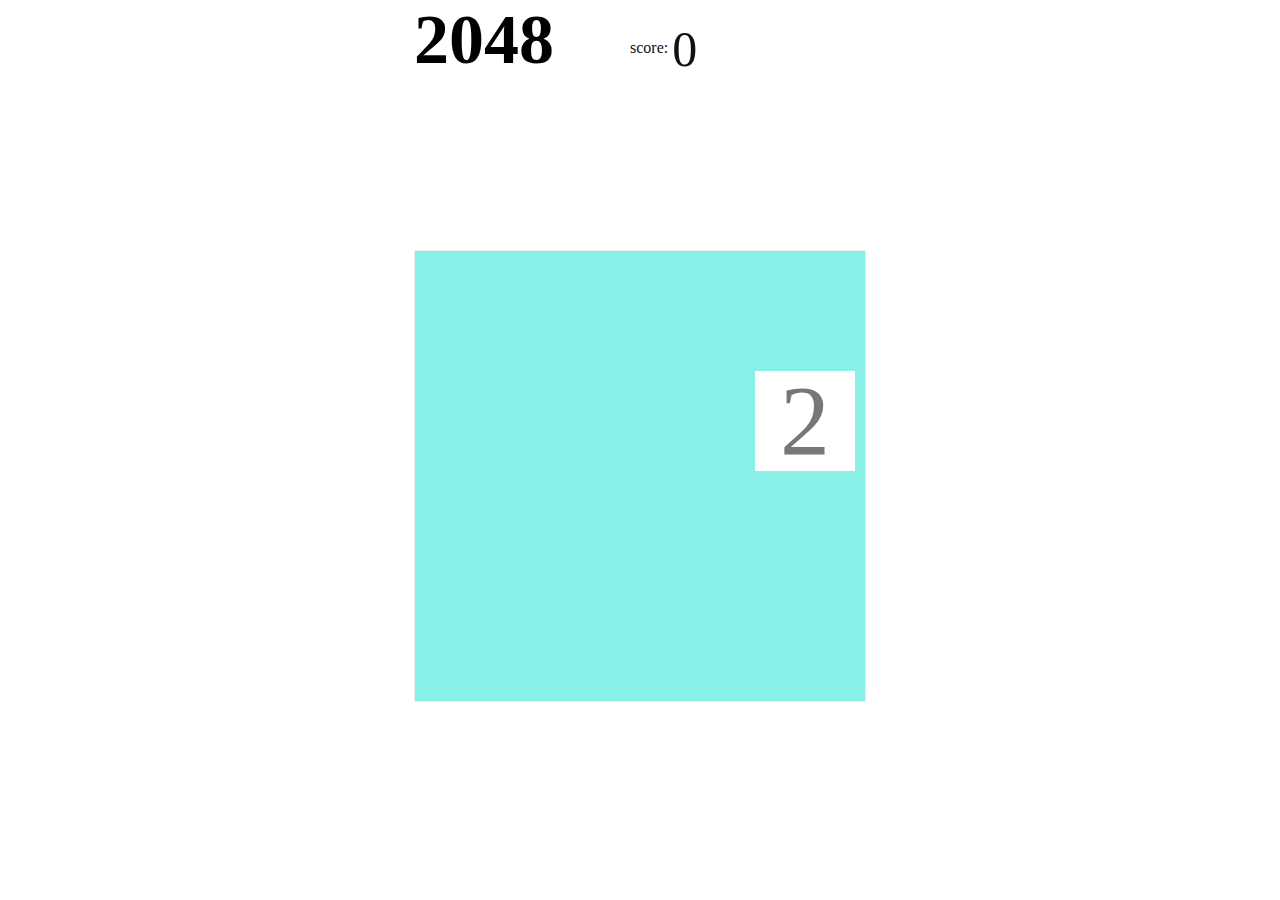
<file: final/index.html>
<html>

<head>
    <title>期末專案-2048</title>
    <link rel="stylesheet" href="2048.css" />
    <!-- 引用自己寫的 js -->
    <script type="text/javascript" src="2048.js"></script>
</head>

<body>
    <div class="cover"></div>
    <div class="container">
        <div class="logo">2048</div>
        <div class="scoreBar">
            <label style="position: relative; top:-13px;">score:</label>
            <label id="score"> 0</label>
            <div id="addScore"></div>
        </div>
        <div id="biglist"></div>
    </div>

    <!-- Optional JavaScript -->
    <script src="https://ajax.googleapis.com/ajax/libs/jquery/1.7.1/jquery.js"></script>
    <script>
        $("logo").addClass("textcolor");
    </script>
    <!-- jQuery first, then Popper.js, then Bootstrap JS -->
    <script src="https://code.jquery.com/jquery-3.3.1.slim.min.js" integrity="sha384-q8i/X+965DzO0rT7abK41JStQIAqVgRVzpbzo5smXKp4YfRvH+8abtTE1Pi6jizo" crossorigin="anonymous"></script>
    <script src="https://cdnjs.cloudflare.com/ajax/libs/popper.js/1.14.7/umd/popper.min.js" integrity="sha384-UO2eT0CpHqdSJQ6hJty5KVphtPhzWj9WO1clHTMGa3JDZwrnQq4sF86dIHNDz0W1" crossorigin="anonymous"></script>
    <script src="https://stackpath.bootstrapcdn.com/bootstrap/4.3.1/js/bootstrap.min.js" integrity="sha384-JjSmVgyd0p3pXB1rRibZUAYoIIy6OrQ6VrjIEaFf/nJGzIxFDsf4x0xIM+B07jRM" crossorigin="anonymous"></script>
</body>

</html>
</file>
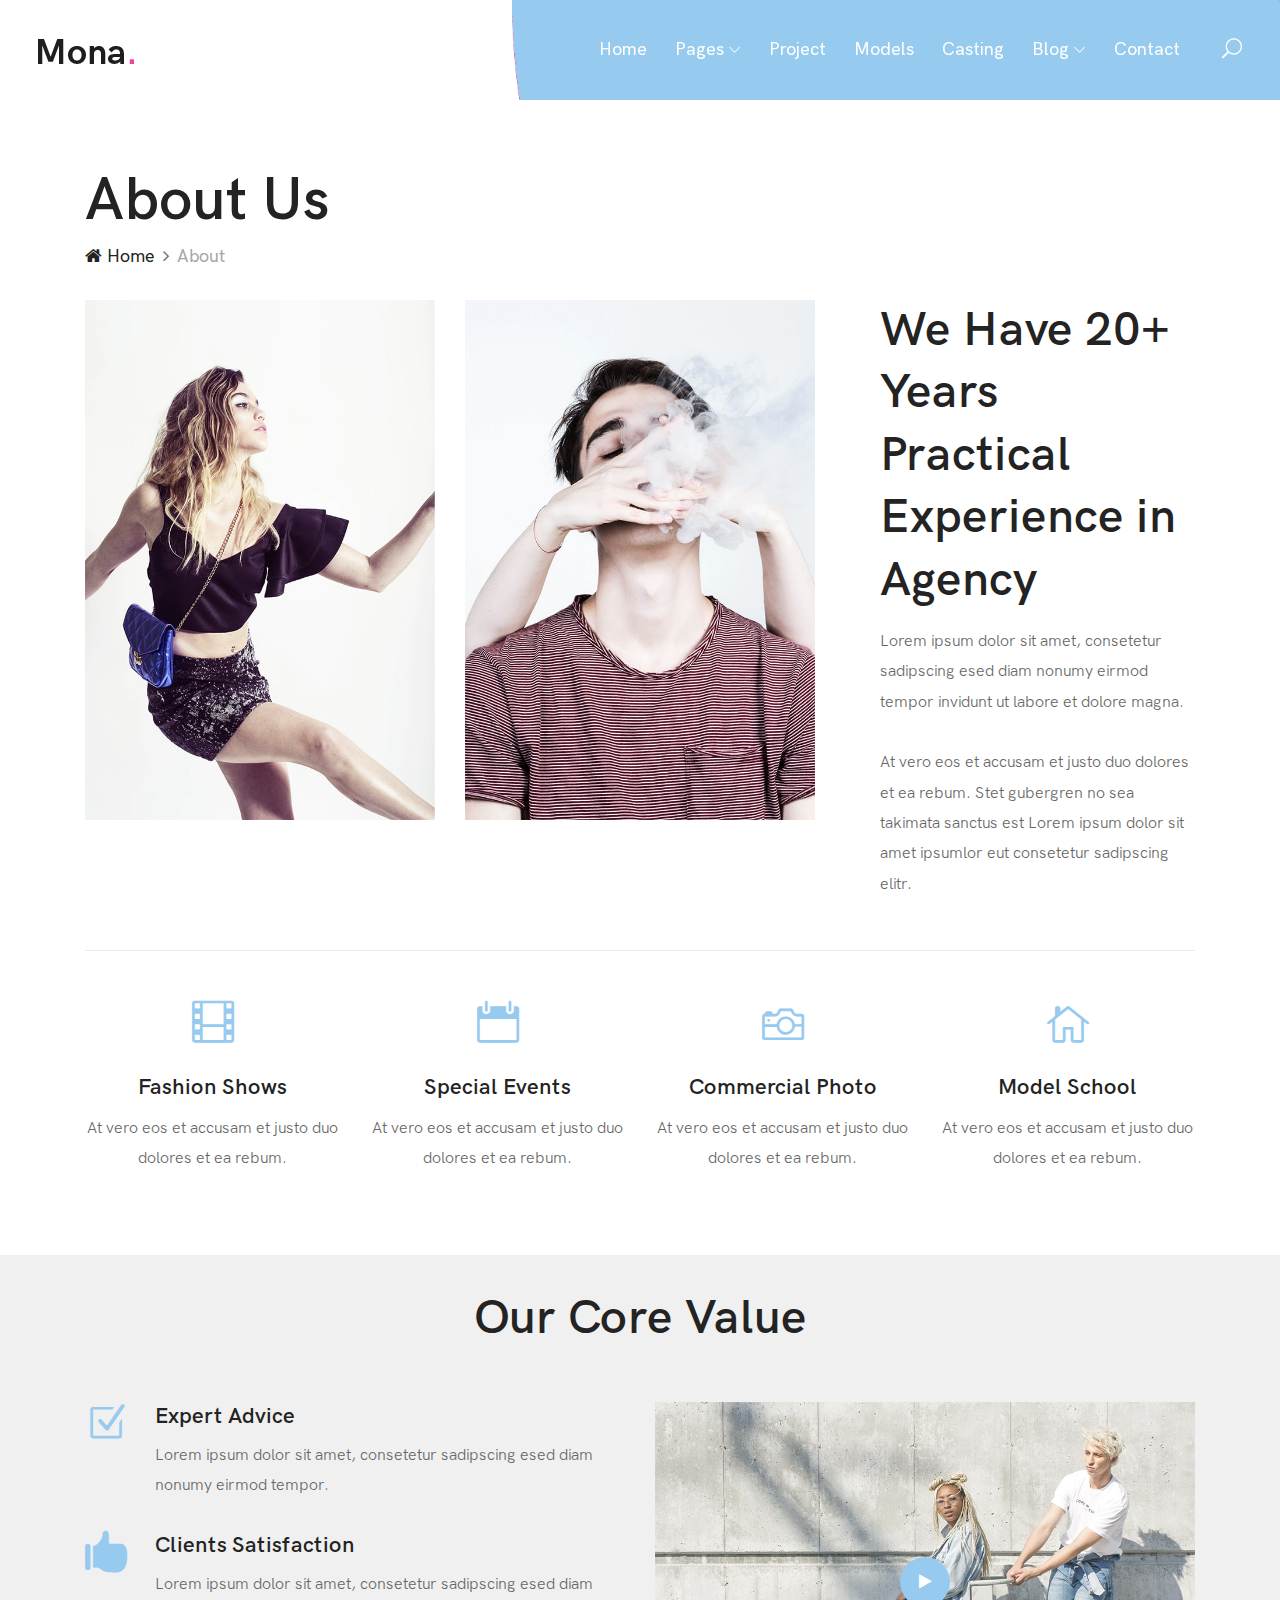
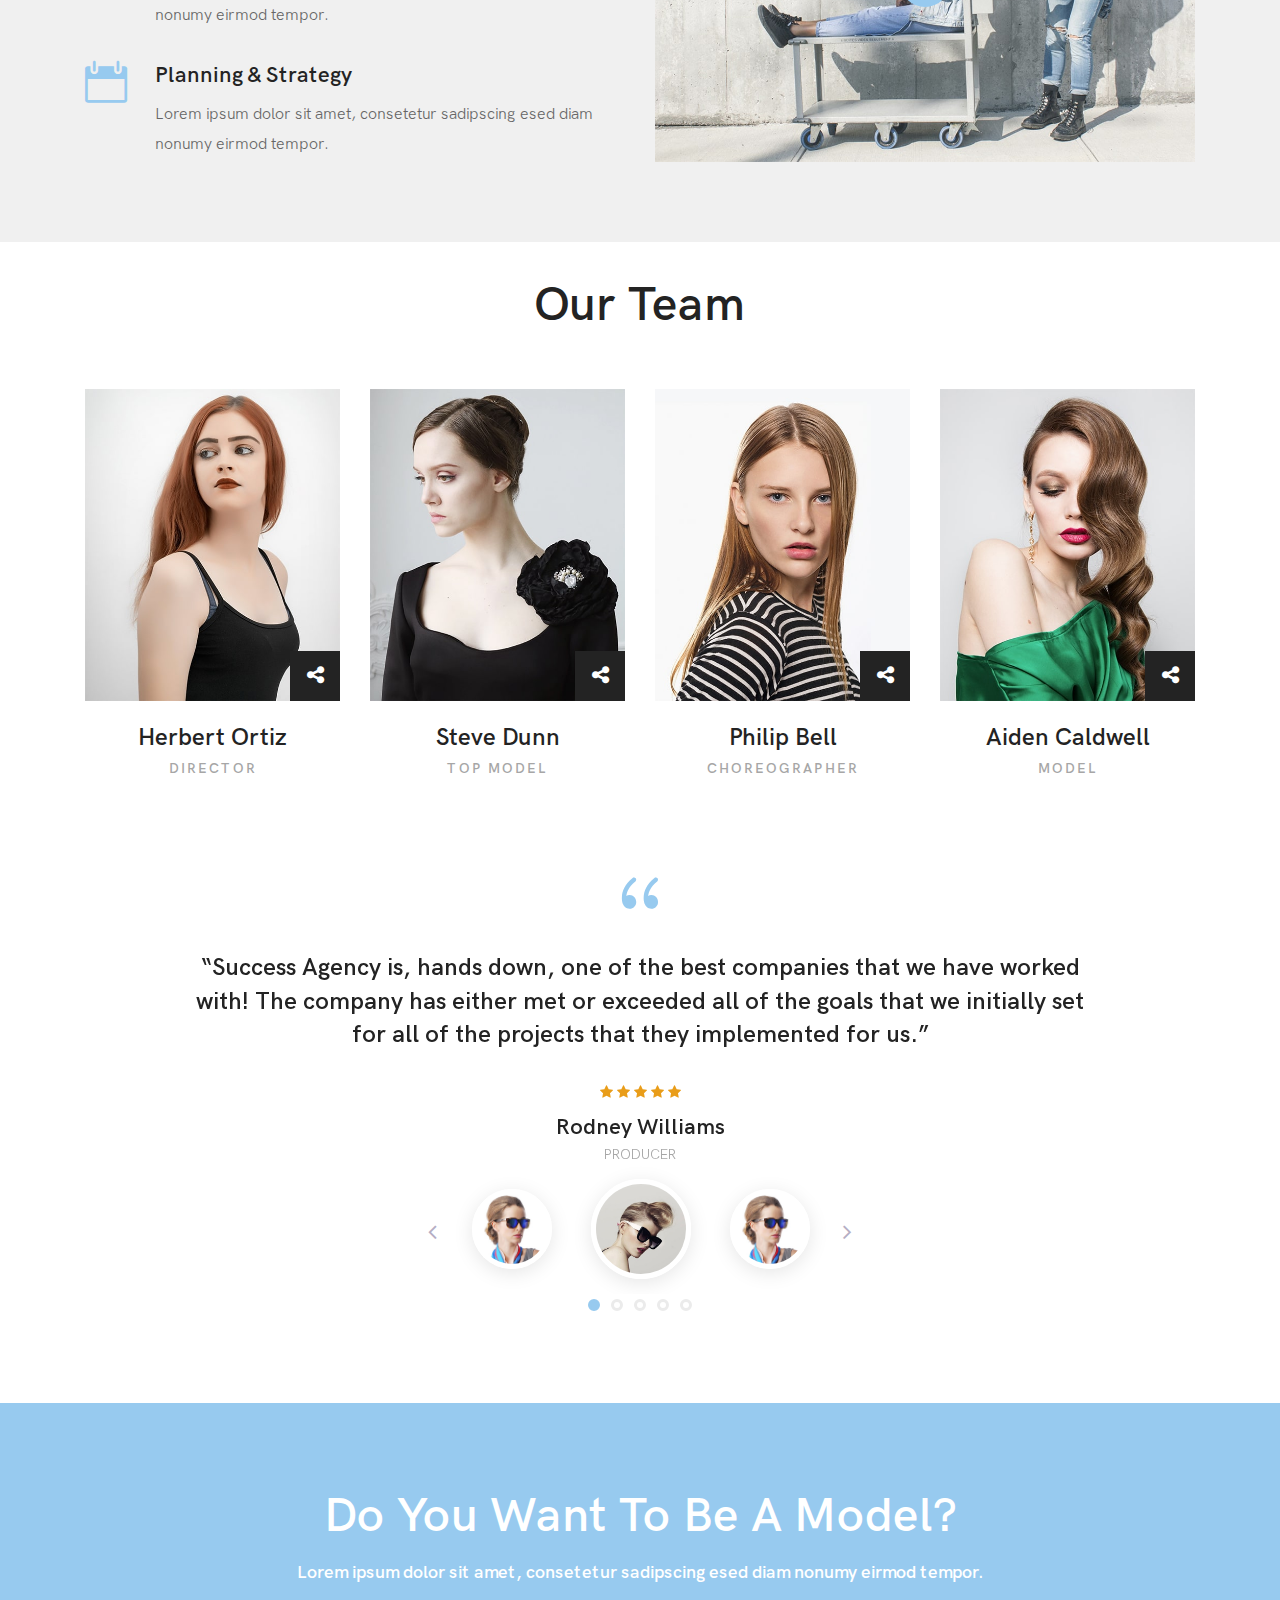
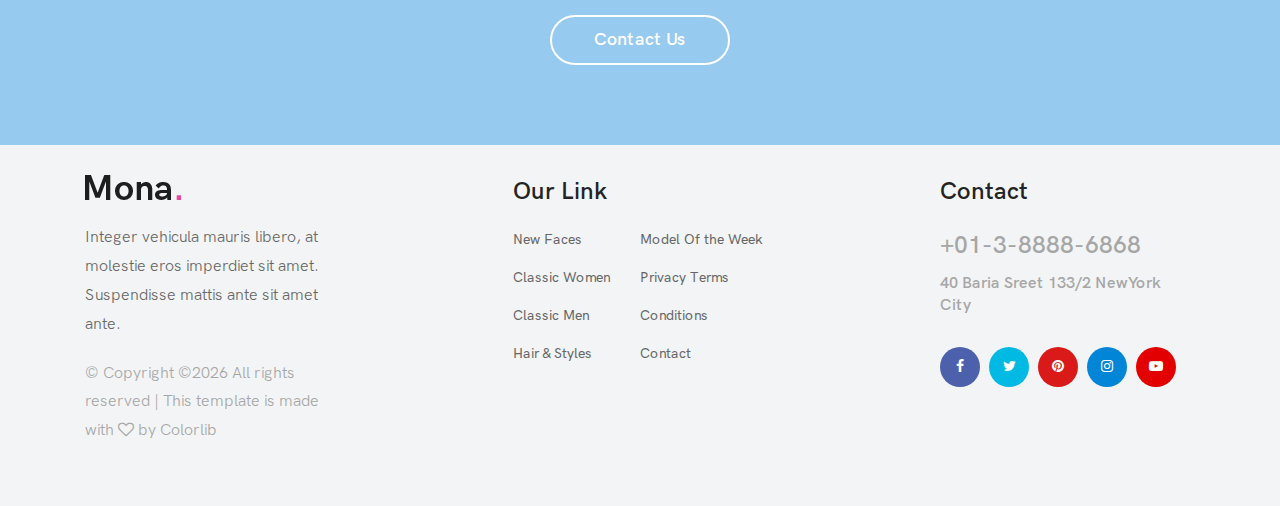
<file: about.html>
<!DOCTYPE html>
<html lang="en">

<head>
  <meta charset="UTF-8">
  <meta name="description" content="Mona - Model Agency HTML5 Template">
  <meta http-equiv="X-UA-Compatible" content="IE=edge">
  <meta name="viewport" content="width=device-width, initial-scale=1, shrink-to-fit=no">

  <!-- Title -->
  <title>Mona - Model Agency HTML5 Template</title>

  <!-- Favicon -->
  <link rel="icon" href="./img/core-img/favicon.ico">

  <!-- Core Stylesheet -->
  <link rel="stylesheet" href="style.css">

</head>

<body>
  <!-- Preloader -->
  <div id="preloader">
    <div class="wrapper">
      <div class="cssload-loader"></div>
    </div>
  </div>

  <!-- ***** Header Area Start ***** -->
  <header class="header-area">
    <!-- Main Header Start -->
    <div class="main-header-area">
      <div class="classy-nav-container breakpoint-off">
        <!-- Classy Menu -->
        <nav class="classy-navbar justify-content-between" id="monaNav">

          <!-- Background Curve -->
          <div class="bg-curve" style="background-image: url(./img/core-img/curve.png);"></div>

          <!-- Logo -->
          <a class="nav-brand" href="index.html"><img src="./img/core-img/logo.png" alt=""></a>

          <!-- Navbar Toggler -->
          <div class="classy-navbar-toggler">
            <span class="navbarToggler"><span></span><span></span><span></span></span>
          </div>

          <!-- Menu -->
          <div class="classy-menu">
            <!-- Menu Close Button -->
            <div class="classycloseIcon">
              <div class="cross-wrap"><span class="top"></span><span class="bottom"></span></div>
            </div>

            <!-- Nav Start -->
            <div class="classynav">
              <ul id="nav">
                <li><a href="./index.html">Home</a></li>
                <li><a href="#">Pages</a>
                  <ul class="dropdown">
                    <li><a href="./index.html">- Home</a></li>
                    <li><a href="./about.html">- About Us</a></li>
                    <li><a href="./projects.html">- Projects</a></li>
                    <li><a href="./models.html">- Models</a></li>
                    <li><a href="./casting.html">- Casting</a></li>
                    <li><a href="./blog.html">- Blog</a></li>
                    <li><a href="./single-blog.html">- Blog Details</a></li>
                    <li><a href="./contact.html">- Contact</a></li>
                    <li><a href="#">- Dropdown</a>
                      <ul class="dropdown">
                        <li><a href="#">- Dropdown Item</a></li>
                        <li><a href="#">- Dropdown Item</a>
                          <ul class="dropdown">
                            <li><a href="#">- Even Dropdown</a></li>
                            <li><a href="#">- Even Dropdown</a></li>
                            <li><a href="#">- Even Dropdown</a></li>
                            <li><a href="#">- Even Dropdown</a></li>
                          </ul>
                        </li>
                        <li><a href="#">- Dropdown Item</a></li>
                        <li><a href="#">- Dropdown Item</a></li>
                      </ul>
                    </li>
                  </ul>
                </li>
                <li><a href="./projects.html">Project</a></li>
                <li><a href="./models.html">Models</a></li>
                <li><a href="./casting.html">Casting</a></li>
                <li><a href="#">Blog</a>
                  <ul class="dropdown">
                    <li><a href="./blog.html">- Blog</a></li>
                    <li><a href="./single-blog.html">- Blog Details</a></li>
                  </ul>
                </li>
                <li><a href="./contact.html">Contact</a></li>
              </ul>

              <!-- Search Icon -->
              <div class="search-icon" data-toggle="modal" data-target="#searchModal">
                <i class="icon_search"></i>
              </div>
            </div>
            <!-- Nav End -->

          </div>
        </nav>
      </div>
    </div>
  </header>
  <!-- ***** Header Area End ***** -->

  <!-- ***** Top Search Area Start ***** -->
  <div class="top-search-area">
    <!-- Search Modal -->
    <div class="modal fade" id="searchModal" tabindex="-1" role="dialog" aria-hidden="true">
      <div class="modal-dialog modal-dialog-centered" role="document">
        <div class="modal-content">
          <div class="modal-body">
            <!-- Close Button -->
            <button type="button" class="btn close-btn" data-dismiss="modal"><i class="fa fa-times"></i></button>
            <!-- Form -->
            <form action="index.html" method="post">
              <input type="search" name="top-search-bar" class="form-control" placeholder="Search and hit enter...">
              <button type="submit">Search</button>
            </form>
          </div>
        </div>
      </div>
    </div>
  </div>
  <!-- ***** Top Search Area End ***** -->

  <!-- ***** Breadcrumb Area Start ***** -->
  <div class="breadcumb-area">
    <div class="container h-100">
      <div class="row h-100 align-items-end">
        <div class="col-12">
          <div class="breadcumb--con">
            <h2 class="title">About Us</h2>
            <nav aria-label="breadcrumb">
              <ol class="breadcrumb">
                <li class="breadcrumb-item"><a href="#"><i class="fa fa-home"></i> Home</a></li>
                <li class="breadcrumb-item active" aria-current="page">About</li>
              </ol>
            </nav>
          </div>
        </div>
      </div>
    </div>
  </div>
  <!-- ***** Breadcrumb Area End ***** -->

  <!-- ***** About Us Area Start ***** -->
  <section class="mona-about-us-area mb-30 section-padding-80-0">
    <div class="container">
      <div class="row">

        <!-- About Us Thumbnail -->
        <div class="col-12 col-sm-6 col-lg-4">
          <div class="about-us-thumbnail mb-50">
            <span class="line"></span>
            <img src="./img/bg-img/16.jpg" alt="">
            <span class="line2"></span>
          </div>
        </div>

        <!-- About Us Thumbnail -->
        <div class="col-12 col-sm-6 col-lg-4">
          <div class="about-us-thumbnail mb-50">
            <span class="line"></span>
            <img src="./img/bg-img/17.jpg" alt="">
            <span class="line2"></span>
          </div>
        </div>

        <!-- About Us Content -->
        <div class="col-12 col-lg-4">
          <div class="about-us-content mb-50">
            <h2>We Have 20+ Years Practical Experience in Agency</h2>
            <p>Lorem ipsum dolor sit amet, consetetur sadipscing esed diam nonumy eirmod tempor invidunt ut labore et dolore magna.</p>
            <p>At vero eos et accusam et justo duo dolores et ea rebum. Stet gubergren no sea takimata sanctus est Lorem ipsum dolor sit amet ipsumlor eut consetetur sadipscing elitr.</p>
          </div>
        </div>
      </div>
    </div>

    <!-- Single Service Area -->
    <div class="container">
      <div class="service-area mt-80">
        <div class="row">

          <!-- Single Service Area -->
          <div class="col-12 col-sm-6 col-lg-3">
            <div class="single-service-area mb-50">
              <i class="icon_film"></i>
              <h5>Fashion Shows</h5>
              <p>At vero eos et accusam et justo duo dolores et ea rebum.</p>
            </div>
          </div>

          <!-- Single Service Area -->
          <div class="col-12 col-sm-6 col-lg-3">
            <div class="single-service-area mb-50">
              <i class="icon_calendar"></i>
              <h5>Special Events</h5>
              <p>At vero eos et accusam et justo duo dolores et ea rebum.</p>
            </div>
          </div>

          <!-- Single Service Area -->
          <div class="col-12 col-sm-6 col-lg-3">
            <div class="single-service-area mb-50">
              <i class="icon_camera_alt"></i>
              <h5>Commercial Photo</h5>
              <p>At vero eos et accusam et justo duo dolores et ea rebum.</p>
            </div>
          </div>

          <!-- Single Service Area -->
          <div class="col-12 col-sm-6 col-lg-3">
            <div class="single-service-area mb-50">
              <i class="icon_house_alt"></i>
              <h5>Model School</h5>
              <p>At vero eos et accusam et justo duo dolores et ea rebum.</p>
            </div>
          </div>

        </div>
      </div>
    </div>
  </section>
  <!-- ***** About Us Area End ***** -->

  <!-- ***** Core Value Area Start ***** -->
  <section class="mona-core-value-area bg-gray section-padding-80-0">
    <div class="container">
      <div class="row">
        <!-- Section Heading -->
        <div class="col-12">
          <div class="section-heading text-center">
            <h2>Our Core Value</h2>
          </div>
        </div>
      </div>

      <div class="row">
        <div class="col-12 col-lg-6">
          <div class="mona-benefits-area mb-80">

            <!-- Single Benefits Area -->
            <div class="single-benefits-area d-flex mb-30">
              <!-- Icon -->
              <div class="benefits-icon">
                <i class="icon_box-checked"></i>
              </div>
              <!-- Content -->
              <div class="benefits-content">
                <h5>Expert Advice</h5>
                <p>Lorem ipsum dolor sit amet, consetetur sadipscing esed diam nonumy eirmod tempor.</p>
              </div>
            </div>

            <!-- Single Benefits Area -->
            <div class="single-benefits-area d-flex mb-30">
              <!-- Icon -->
              <div class="benefits-icon">
                <i class="icon_like_alt"></i>
              </div>
              <!-- Content -->
              <div class="benefits-content">
                <h5>Clients Satisfaction</h5>
                <p>Lorem ipsum dolor sit amet, consetetur sadipscing esed diam nonumy eirmod tempor.</p>
              </div>
            </div>

            <!-- Single Benefits Area -->
            <div class="single-benefits-area d-flex mb-30">
              <!-- Icon -->
              <div class="benefits-icon">
                <i class="icon_calendar"></i>
              </div>
              <!-- Content -->
              <div class="benefits-content">
                <h5>Planning & Strategy</h5>
                <p>Lorem ipsum dolor sit amet, consetetur sadipscing esed diam nonumy eirmod tempor.</p>
              </div>
            </div>

          </div>
        </div>

        <div class="col-12 col-lg-6">
          <div class="mona-video-area mb-80">
            <img src="./img/bg-img/21.jpg" alt="">
            <!-- Play Button -->
            <a href="https://www.youtube.com/watch?v=sSakBz_eYzQ" class="btn video-play-btn"><i class="fa fa-play" aria-hidden="true"></i></a>
          </div>
        </div>
      </div>
    </div>
  </section>
  <!-- ***** Core Value Area End ***** -->

  <!-- ***** Team Area Start ***** -->
  <section class="mona-team-area section-padding-80-0">
    <div class="container">
      <div class="row">
        <!-- Section Heading -->
        <div class="col-12">
          <div class="section-heading text-center">
            <h2>Our Team</h2>
          </div>
        </div>
      </div>

      <div class="row">
        <!-- Single Team Member Area -->
        <div class="col-12 col-sm-6 col-lg-3">
          <div class="single-team-member-area mb-80">
            <div class="team-member-thumbnail">
              <!-- Thumbnail -->
              <img src="./img/bg-img/22.jpg" alt="">

              <!-- Share Info -->
              <div class="share-info">
                <!-- Share Icon -->
                <div class="share-icon">
                  <a href="#"><i class="fa fa-share-alt" aria-hidden="true"></i></a>
                </div>
                <!-- Others Icon -->
                <div class="others-icon">
                  <a href="#"><i class="fa fa-facebook" aria-hidden="true"></i></a>
                  <a href="#"><i class="fa fa-twitter" aria-hidden="true"></i></a>
                  <a href="#"><i class="fa fa-pinterest" aria-hidden="true"></i></a>
                  <a href="#"><i class="fa fa-instagram" aria-hidden="true"></i></a>
                  <a href="#"><i class="fa fa-youtube-play" aria-hidden="true"></i></a>
                </div>
              </div>
            </div>
            <div class="team-member-info">
              <h4>Herbert Ortiz</h4>
              <h6>Director</h6>
            </div>
          </div>
        </div>

        <!-- Single Team Member Area -->
        <div class="col-12 col-sm-6 col-lg-3">
          <div class="single-team-member-area mb-80">
            <div class="team-member-thumbnail">
              <!-- Thumbnail -->
              <img src="./img/bg-img/23.jpg" alt="">

              <!-- Share Info -->
              <div class="share-info">
                <!-- Share Icon -->
                <div class="share-icon">
                  <a href="#"><i class="fa fa-share-alt" aria-hidden="true"></i></a>
                </div>
                <!-- Others Icon -->
                <div class="others-icon">
                  <a href="#"><i class="fa fa-facebook" aria-hidden="true"></i></a>
                  <a href="#"><i class="fa fa-twitter" aria-hidden="true"></i></a>
                  <a href="#"><i class="fa fa-pinterest" aria-hidden="true"></i></a>
                  <a href="#"><i class="fa fa-instagram" aria-hidden="true"></i></a>
                  <a href="#"><i class="fa fa-youtube-play" aria-hidden="true"></i></a>
                </div>
              </div>
            </div>
            <div class="team-member-info">
              <h4>Steve Dunn</h4>
              <h6>top model</h6>
            </div>
          </div>
        </div>

        <!-- Single Team Member Area -->
        <div class="col-12 col-sm-6 col-lg-3">
          <div class="single-team-member-area mb-80">
            <div class="team-member-thumbnail">
              <!-- Thumbnail -->
              <img src="./img/bg-img/24.jpg" alt="">

              <!-- Share Info -->
              <div class="share-info">
                <!-- Share Icon -->
                <div class="share-icon">
                  <a href="#"><i class="fa fa-share-alt" aria-hidden="true"></i></a>
                </div>
                <!-- Others Icon -->
                <div class="others-icon">
                  <a href="#"><i class="fa fa-facebook" aria-hidden="true"></i></a>
                  <a href="#"><i class="fa fa-twitter" aria-hidden="true"></i></a>
                  <a href="#"><i class="fa fa-pinterest" aria-hidden="true"></i></a>
                  <a href="#"><i class="fa fa-instagram" aria-hidden="true"></i></a>
                  <a href="#"><i class="fa fa-youtube-play" aria-hidden="true"></i></a>
                </div>
              </div>
            </div>
            <div class="team-member-info">
              <h4>Philip Bell</h4>
              <h6>choreographer</h6>
            </div>
          </div>
        </div>

        <!-- Single Team Member Area -->
        <div class="col-12 col-sm-6 col-lg-3">
          <div class="single-team-member-area mb-80">
            <div class="team-member-thumbnail">
              <!-- Thumbnail -->
              <img src="./img/bg-img/25.jpg" alt="">

              <!-- Share Info -->
              <div class="share-info">
                <!-- Share Icon -->
                <div class="share-icon">
                  <a href="#"><i class="fa fa-share-alt" aria-hidden="true"></i></a>
                </div>
                <!-- Others Icon -->
                <div class="others-icon">
                  <a href="#"><i class="fa fa-facebook" aria-hidden="true"></i></a>
                  <a href="#"><i class="fa fa-twitter" aria-hidden="true"></i></a>
                  <a href="#"><i class="fa fa-pinterest" aria-hidden="true"></i></a>
                  <a href="#"><i class="fa fa-instagram" aria-hidden="true"></i></a>
                  <a href="#"><i class="fa fa-youtube-play" aria-hidden="true"></i></a>
                </div>
              </div>
            </div>
            <div class="team-member-info">
              <h4>Aiden Caldwell</h4>
              <h6>Model</h6>
            </div>
          </div>
        </div>

      </div>
    </div>
  </section>
  <!-- ***** Team Area End ***** -->

  <!-- ***** Client Feedback Area Start ***** -->
  <section class="clients-feedback-area section-padding-0-80 clearfix">
    <div class="container">
      <div class="row justify-content-center">
        <div class="col-12 col-md-10">
          <div class="slider slider-for">

            <!-- Client Feedback Text -->
            <div class="client-feedback-text text-center">
              <div class="quote-icon">
                <i class="icon_quotations" aria-hidden="true"></i>
              </div>
              <div class="client-description text-center">
                <h4>“Success Agency is, hands down, one of the best companies that we have worked with! The company has either met or exceeded all of the goals that we initially set for all of the projects that they implemented for us.”</h4>
              </div>
              <div class="ratings text-center">
                <i class="fa fa-star" aria-hidden="true"></i>
                <i class="fa fa-star" aria-hidden="true"></i>
                <i class="fa fa-star" aria-hidden="true"></i>
                <i class="fa fa-star" aria-hidden="true"></i>
                <i class="fa fa-star" aria-hidden="true"></i>
              </div>
              <div class="client-name text-center">
                <h5>Rodney Williams</h5>
                <span>Producer</span>
              </div>
            </div>

            <!-- Client Feedback Text -->
            <div class="client-feedback-text text-center">
              <div class="quote-icon">
                <i class="icon_quotations" aria-hidden="true"></i>
              </div>
              <div class="client-description text-center">
                <h4>“Success Agency is, hands down, one of the best companies that we have worked with! The company has either met or exceeded all of the goals that we initially set for all of the projects that they implemented for us.”</h4>
              </div>
              <div class="ratings text-center">
                <i class="fa fa-star" aria-hidden="true"></i>
                <i class="fa fa-star" aria-hidden="true"></i>
                <i class="fa fa-star" aria-hidden="true"></i>
                <i class="fa fa-star" aria-hidden="true"></i>
                <i class="fa fa-star" aria-hidden="true"></i>
              </div>
              <div class="client-name text-center">
                <h5>Nazrul Islam</h5>
                <span>Producer</span>
              </div>
            </div>

            <!-- Client Feedback Text -->
            <div class="client-feedback-text text-center">
              <div class="quote-icon">
                <i class="icon_quotations" aria-hidden="true"></i>
              </div>
              <div class="client-description text-center">
                <h4>“Success Agency is, hands down, one of the best companies that we have worked with! The company has either met or exceeded all of the goals that we initially set for all of the projects that they implemented for us.”</h4>
              </div>
              <div class="ratings text-center">
                <i class="fa fa-star" aria-hidden="true"></i>
                <i class="fa fa-star" aria-hidden="true"></i>
                <i class="fa fa-star" aria-hidden="true"></i>
                <i class="fa fa-star" aria-hidden="true"></i>
                <i class="fa fa-star" aria-hidden="true"></i>
              </div>
              <div class="client-name text-center">
                <h5>Williams Rodney</h5>
                <span>Producer</span>
              </div>
            </div>

            <!-- Client Feedback Text -->
            <div class="client-feedback-text text-center">
              <div class="quote-icon">
                <i class="icon_quotations" aria-hidden="true"></i>
              </div>
              <div class="client-description text-center">
                <h4>“Success Agency is, hands down, one of the best companies that we have worked with! The company has either met or exceeded all of the goals that we initially set for all of the projects that they implemented for us.”</h4>
              </div>
              <div class="ratings text-center">
                <i class="fa fa-star" aria-hidden="true"></i>
                <i class="fa fa-star" aria-hidden="true"></i>
                <i class="fa fa-star" aria-hidden="true"></i>
                <i class="fa fa-star" aria-hidden="true"></i>
                <i class="fa fa-star" aria-hidden="true"></i>
              </div>
              <div class="client-name text-center">
                <h5>Rodney Williams</h5>
                <span>Producer</span>
              </div>
            </div>

            <!-- Client Feedback Text -->
            <div class="client-feedback-text text-center">
              <div class="quote-icon">
                <i class="icon_quotations" aria-hidden="true"></i>
              </div>
              <div class="client-description text-center">
                <h4>“Success Agency is, hands down, one of the best companies that we have worked with! The company has either met or exceeded all of the goals that we initially set for all of the projects that they implemented for us.”</h4>
              </div>
              <div class="ratings text-center">
                <i class="fa fa-star" aria-hidden="true"></i>
                <i class="fa fa-star" aria-hidden="true"></i>
                <i class="fa fa-star" aria-hidden="true"></i>
                <i class="fa fa-star" aria-hidden="true"></i>
                <i class="fa fa-star" aria-hidden="true"></i>
              </div>
              <div class="client-name text-center">
                <h5>Rodney Williams</h5>
                <span>Producer</span>
              </div>
            </div>

          </div>
        </div>

        <!-- Client Thumbnail Area -->
        <div class="col-12 col-md-6 col-lg-5">
          <div class="slider slider-nav">
            <div class="client-thumbnail">
              <img src="./img/bg-img/6.jpg" alt="">
            </div>
            <div class="client-thumbnail">
              <img src="./img/bg-img/7.jpg" alt="">
            </div>
            <div class="client-thumbnail">
              <img src="./img/bg-img/8.jpg" alt="">
            </div>
            <div class="client-thumbnail">
              <img src="./img/bg-img/6.jpg" alt="">
            </div>
            <div class="client-thumbnail">
              <img src="./img/bg-img/7.jpg" alt="">
            </div>
          </div>
        </div>
      </div>
    </div>
  </section>
  <!-- ***** Client Feedback Area End ***** -->

  <!-- ***** CTA Area Start ***** -->
  <section class="mona-cta-area section-padding-80">
    <div class="container">
      <div class="row">
        <div class="col-12">
          <div class="cta-content">
            <h2>Do You Want To Be A Model?</h2>
            <h6>Lorem ipsum dolor sit amet, consetetur sadipscing esed diam nonumy eirmod tempor.</h6>
            <a href="#" class="btn mona-btn">Contact Us</a>
          </div>
        </div>
      </div>
    </div>
  </section>
  <!-- ***** CTA Area End ***** -->

  <!-- ***** Footer Area Start ***** -->
  <footer class="footer-area section-padding-80-0">
    <div class="container">
      <div class="row justify-content-between">

        <!-- Single Footer Widget -->
        <div class="col-12 col-sm-6 col-lg-4 col-xl-3">
          <div class="single-footer-widget mb-60">
            <!-- Logo -->
            <a href="#" class="d-block mb-4"><img src="./img/core-img/logo.png" alt=""></a>
            <p>Integer vehicula mauris libero, at molestie eros imperdiet sit amet. Suspendisse mattis ante sit amet ante.</p>
            <div class="copywrite-text">
              <p>&copy; 
<!-- Link back to Colorlib can't be removed. Template is licensed under CC BY 3.0. -->
Copyright &copy;<script>document.write(new Date().getFullYear());</script> All rights reserved | This template is made with <i class="fa fa-heart-o" aria-hidden="true"></i> by <a href="https://colorlib.com" target="_blank">Colorlib</a>
<!-- Link back to Colorlib can't be removed. Template is licensed under CC BY 3.0. --></p>
            </div>
          </div>
        </div>

        <!-- Single Footer Widget -->
        <div class="col-12 col-sm-6 col-lg-4 col-xl-3">
          <div class="single-footer-widget mb-60">
            <!-- Widget Title -->
            <h4 class="widget-title">Our Link</h4>

            <!-- Catagories Nav -->
            <nav>
              <ul class="our-link">
                <li><a href="#">New Faces</a></li>
                <li><a href="#">Model Of the Week</a></li>
                <li><a href="#">Classic Women</a></li>
                <li><a href="#">Privacy Terms</a></li>
                <li><a href="#">Classic Men</a></li>
                <li><a href="#">Conditions</a></li>
                <li><a href="#">Hair & Styles</a></li>
                <li><a href="#">Contact</a></li>
              </ul>
            </nav>
          </div>
        </div>

        <!-- Single Footer Widget -->
        <div class="col-12 col-lg-4 col-xl-3">
          <div class="single-footer-widget mb-60">
            <!-- Widget Title -->
            <h4 class="widget-title">Contact</h4>
            <!-- Footer Content -->
            <div class="footer-content mb-30">
              <h4>+01-3-8888-6868</h4>
              <h6>40 Baria Sreet 133/2 NewYork City</h6>
            </div>
            <!-- Social Info -->
            <div class="footer-social-info">
              <a href="#" class="facebook" data-toggle="tooltip" data-placement="top" title="Facebook"><i class="fa fa-facebook"></i></a>
              <a href="#" class="twitter" data-toggle="tooltip" data-placement="top" title="Twitter"><i class="fa fa-twitter"></i></a>
              <a href="#" class="pinterest" data-toggle="tooltip" data-placement="top" title="Pinterest"><i class="fa fa-pinterest"></i></a>
              <a href="#" class="instagram" data-toggle="tooltip" data-placement="top" title="Instagram"><i class="fa fa-instagram"></i></a>
              <a href="#" class="youtube" data-toggle="tooltip" data-placement="top" title="YouTube"><i class="fa fa-youtube-play"></i></a>
            </div>
          </div>
        </div>

      </div>
    </div>
  </footer>
  <!-- ***** Footer Area End ***** -->

  <!-- ******* All JS ******* -->
  <!-- jQuery js -->
  <script src="js/jquery.min.js"></script>
  <!-- Popper js -->
  <script src="js/popper.min.js"></script>
  <!-- Bootstrap js -->
  <script src="js/bootstrap.min.js"></script>
  <!-- All js -->
  <script src="js/mona.bundle.js"></script>
  <!-- Active js -->
  <script src="js/default-assets/active.js"></script>

</body>

</html>
</file>
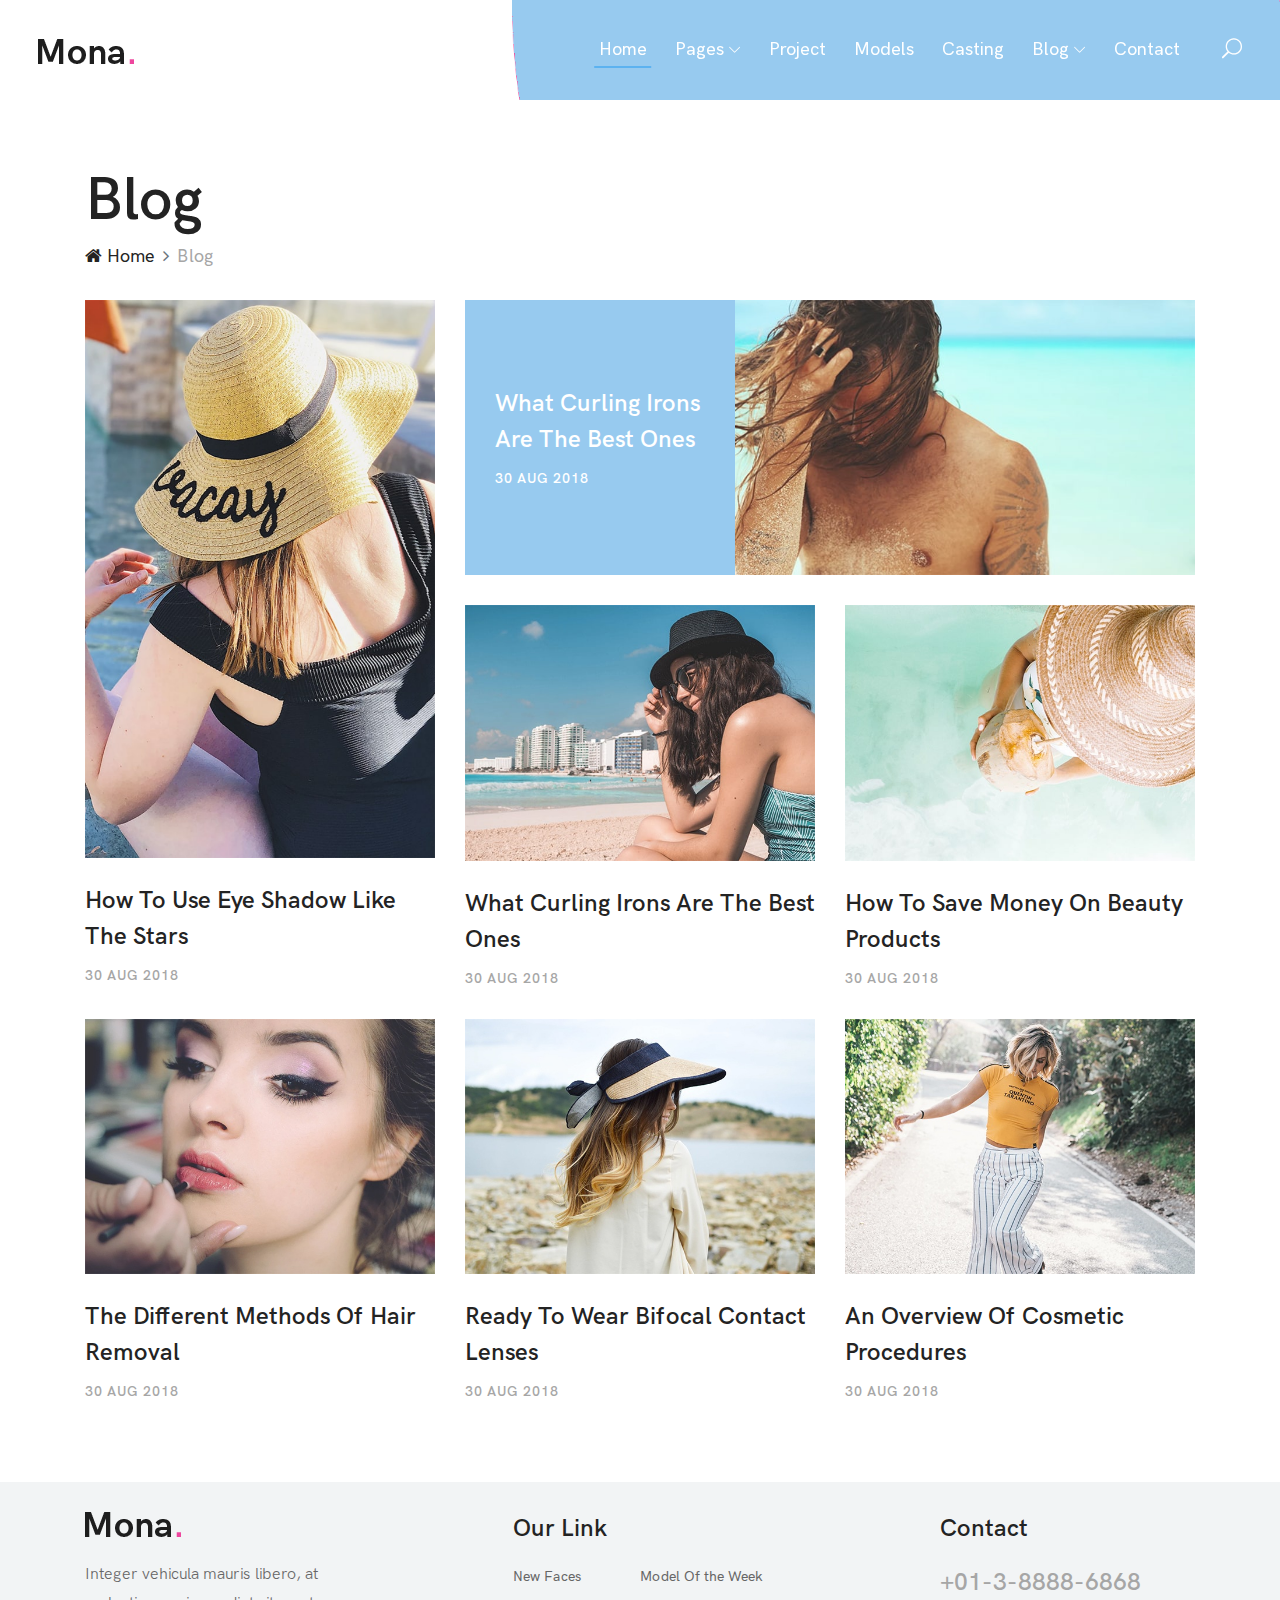
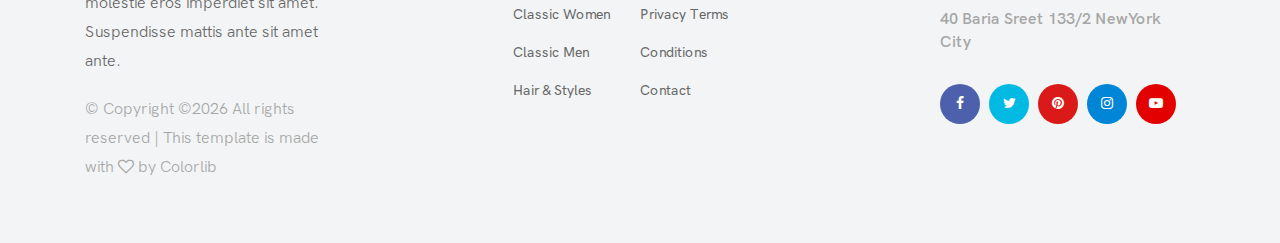
<file: blog.html>
<!DOCTYPE html>
<html lang="en">

<head>
  <meta charset="UTF-8">
  <meta name="description" content="Mona - Model Agency HTML5 Template">
  <meta http-equiv="X-UA-Compatible" content="IE=edge">
  <meta name="viewport" content="width=device-width, initial-scale=1, shrink-to-fit=no">

  <!-- Title -->
  <title>Mona - Model Agency HTML5 Template</title>

  <!-- Favicon -->
  <link rel="icon" href="./img/core-img/favicon.ico">

  <!-- Core Stylesheet -->
  <link rel="stylesheet" href="style.css">

</head>

<body>
  <!-- Preloader -->
  <div id="preloader">
    <div class="wrapper">
      <div class="cssload-loader"></div>
    </div>
  </div>

  <!-- ***** Header Area Start ***** -->
  <header class="header-area">
    <!-- Main Header Start -->
    <div class="main-header-area">
      <div class="classy-nav-container breakpoint-off">
        <!-- Classy Menu -->
        <nav class="classy-navbar justify-content-between" id="monaNav">

          <!-- Background Curve -->
          <div class="bg-curve" style="background-image: url(./img/core-img/curve.png);"></div>

          <!-- Logo -->
          <a class="nav-brand" href="index.html"><img src="./img/core-img/logo.png" alt=""></a>

          <!-- Navbar Toggler -->
          <div class="classy-navbar-toggler">
            <span class="navbarToggler"><span></span><span></span><span></span></span>
          </div>

          <!-- Menu -->
          <div class="classy-menu">
            <!-- Menu Close Button -->
            <div class="classycloseIcon">
              <div class="cross-wrap"><span class="top"></span><span class="bottom"></span></div>
            </div>

            <!-- Nav Start -->
            <div class="classynav">
              <ul id="nav">
                <li class="current-item"><a href="./index.html">Home</a></li>
                <li><a href="#">Pages</a>
                  <ul class="dropdown">
                    <li><a href="./index.html">- Home</a></li>
                    <li><a href="./about.html">- About Us</a></li>
                    <li><a href="./projects.html">- Projects</a></li>
                    <li><a href="./models.html">- Models</a></li>
                    <li><a href="./casting.html">- Casting</a></li>
                    <li><a href="./blog.html">- Blog</a></li>
                    <li><a href="./single-blog.html">- Blog Details</a></li>
                    <li><a href="./contact.html">- Contact</a></li>
                    <li><a href="#">- Dropdown</a>
                      <ul class="dropdown">
                        <li><a href="#">- Dropdown Item</a></li>
                        <li><a href="#">- Dropdown Item</a>
                          <ul class="dropdown">
                            <li><a href="#">- Even Dropdown</a></li>
                            <li><a href="#">- Even Dropdown</a></li>
                            <li><a href="#">- Even Dropdown</a></li>
                            <li><a href="#">- Even Dropdown</a></li>
                          </ul>
                        </li>
                        <li><a href="#">- Dropdown Item</a></li>
                        <li><a href="#">- Dropdown Item</a></li>
                      </ul>
                    </li>
                  </ul>
                </li>
                <li><a href="./projects.html">Project</a></li>
                <li><a href="./models.html">Models</a></li>
                <li><a href="./casting.html">Casting</a></li>
                <li><a href="#">Blog</a>
                  <ul class="dropdown">
                    <li><a href="./blog.html">- Blog</a></li>
                    <li><a href="./single-blog.html">- Blog Details</a></li>
                  </ul>
                </li>
                <li><a href="./contact.html">Contact</a></li>
              </ul>

              <!-- Search Icon -->
              <div class="search-icon" data-toggle="modal" data-target="#searchModal">
                <i class="icon_search"></i>
              </div>
            </div>
            <!-- Nav End -->

          </div>
        </nav>
      </div>
    </div>
  </header>
  <!-- ***** Header Area End ***** -->

  <!-- ***** Top Search Area Start ***** -->
  <div class="top-search-area">
    <!-- Search Modal -->
    <div class="modal fade" id="searchModal" tabindex="-1" role="dialog" aria-hidden="true">
      <div class="modal-dialog modal-dialog-centered" role="document">
        <div class="modal-content">
          <div class="modal-body">
            <!-- Close Button -->
            <button type="button" class="btn close-btn" data-dismiss="modal"><i class="fa fa-times"></i></button>
            <!-- Form -->
            <form action="index.html" method="post">
              <input type="search" name="top-search-bar" class="form-control" placeholder="Search and hit enter...">
              <button type="submit">Search</button>
            </form>
          </div>
        </div>
      </div>
    </div>
  </div>
  <!-- ***** Top Search Area End ***** -->

  <!-- ***** Breadcrumb Area Start ***** -->
  <div class="breadcumb-area">
    <div class="container h-100">
      <div class="row h-100 align-items-end">
        <div class="col-12">
          <div class="breadcumb--con">
            <h2 class="title">Blog</h2>
            <nav aria-label="breadcrumb">
              <ol class="breadcrumb">
                <li class="breadcrumb-item"><a href="#"><i class="fa fa-home"></i> Home</a></li>
                <li class="breadcrumb-item active" aria-current="page">Blog</li>
              </ol>
            </nav>
          </div>
        </div>
      </div>
    </div>
  </div>
  <!-- ***** Breadcrumb Area End ***** -->

  <!-- ***** Blog Area Start ***** -->
  <section class="mona-blog-area mb-50 section-padding-80-0">
    <div class="container">
      <div class="row">

        <!-- Single Blog Post -->
        <div class="col-12 col-lg-4">
          <div class="single-blog-post mb-30">
            <div class="post-thumbnail slide-post owl-carousel">
              <a href="#"><img src="./img/bg-img/3.jpg" alt=""></a>
              <a href="#"><img src="./img/bg-img/4.jpg" alt=""></a>
            </div>
            <div class="post-content">
              <a href="#" class="post-title">How To Use Eye Shadow Like The Stars</a>
              <span class="post-date">30 Aug 2018</span>
            </div>
          </div>
        </div>

        <!-- Single Blog Post -->
        <div class="col-12 col-lg-8">
          <div class="row">

            <!-- Single Blog Post -->
            <div class="col-12">
              <div class="single-blog-post featured-post mb-30">
                <div class="post-thumbnail">
                  <a href="#"><img src="./img/bg-img/5.jpg" alt=""></a>
                </div>
                <div class="post-content">
                  <div>
                    <a href="#" class="post-title">What Curling Irons Are The Best Ones</a>
                    <span class="post-date">30 Aug 2018</span>
                  </div>
                </div>
              </div>
            </div>

            <!-- Single Blog Post -->
            <div class="col-12 col-sm-6 col-lg-6">
              <div class="single-blog-post mb-30">
                <div class="post-thumbnail">
                  <a href="#"><img src="./img/bg-img/1.jpg" alt=""></a>
                </div>
                <div class="post-content">
                  <a href="#" class="post-title">What Curling Irons Are The Best Ones</a>
                  <span class="post-date">30 Aug 2018</span>
                </div>
              </div>
            </div>

            <!-- Single Blog Post -->
            <div class="col-12 col-sm-6 col-lg-6">
              <div class="single-blog-post mb-30">
                <div class="post-thumbnail">
                  <a href="#"><img src="./img/bg-img/2.jpg" alt=""></a>
                </div>
                <div class="post-content">
                  <a href="#" class="post-title">How To Save Money On Beauty Products</a>
                  <span class="post-date">30 Aug 2018</span>
                </div>
              </div>
            </div>

          </div>
        </div>

        <!-- Single Blog Post -->
        <div class="col-12 col-sm-6 col-lg-4">
          <div class="single-blog-post mb-30">
            <div class="post-thumbnail">
              <a href="#"><img src="./img/bg-img/41.jpg" alt=""></a>
            </div>
            <div class="post-content">
              <a href="#" class="post-title">The Different Methods Of Hair Removal</a>
              <span class="post-date">30 Aug 2018</span>
            </div>
          </div>
        </div>

        <!-- Single Blog Post -->
        <div class="col-12 col-sm-6 col-lg-4">
          <div class="single-blog-post mb-30">
            <div class="post-thumbnail">
              <a href="#"><img src="./img/bg-img/42.jpg" alt=""></a>
            </div>
            <div class="post-content">
              <a href="#" class="post-title">Ready To Wear Bifocal Contact Lenses</a>
              <span class="post-date">30 Aug 2018</span>
            </div>
          </div>
        </div>

        <!-- Single Blog Post -->
        <div class="col-12 col-lg-4">
          <div class="single-blog-post mb-30">
            <div class="post-thumbnail">
              <a href="#"><img src="./img/bg-img/43.jpg" alt=""></a>
            </div>
            <div class="post-content">
              <a href="#" class="post-title">An Overview Of Cosmetic Procedures</a>
              <span class="post-date">30 Aug 2018</span>
            </div>
          </div>
        </div>

      </div>
    </div>
  </section>
  <!-- ***** Blog Area End ***** -->

  <!-- ***** Footer Area Start ***** -->
  <footer class="footer-area section-padding-80-0">
    <div class="container">
      <div class="row justify-content-between">

        <!-- Single Footer Widget -->
        <div class="col-12 col-sm-6 col-lg-4 col-xl-3">
          <div class="single-footer-widget mb-60">
            <!-- Logo -->
            <a href="#" class="d-block mb-4"><img src="./img/core-img/logo.png" alt=""></a>
            <p>Integer vehicula mauris libero, at molestie eros imperdiet sit amet. Suspendisse mattis ante sit amet ante.</p>
            <div class="copywrite-text">
              <p>&copy; 
<!-- Link back to Colorlib can't be removed. Template is licensed under CC BY 3.0. -->
Copyright &copy;<script>document.write(new Date().getFullYear());</script> All rights reserved | This template is made with <i class="fa fa-heart-o" aria-hidden="true"></i> by <a href="https://colorlib.com" target="_blank">Colorlib</a>
<!-- Link back to Colorlib can't be removed. Template is licensed under CC BY 3.0. --></p>
            </div>
          </div>
        </div>

        <!-- Single Footer Widget -->
        <div class="col-12 col-sm-6 col-lg-4 col-xl-3">
          <div class="single-footer-widget mb-60">
            <!-- Widget Title -->
            <h4 class="widget-title">Our Link</h4>

            <!-- Catagories Nav -->
            <nav>
              <ul class="our-link">
                <li><a href="#">New Faces</a></li>
                <li><a href="#">Model Of the Week</a></li>
                <li><a href="#">Classic Women</a></li>
                <li><a href="#">Privacy Terms</a></li>
                <li><a href="#">Classic Men</a></li>
                <li><a href="#">Conditions</a></li>
                <li><a href="#">Hair & Styles</a></li>
                <li><a href="#">Contact</a></li>
              </ul>
            </nav>
          </div>
        </div>

        <!-- Single Footer Widget -->
        <div class="col-12 col-lg-4 col-xl-3">
          <div class="single-footer-widget mb-60">
            <!-- Widget Title -->
            <h4 class="widget-title">Contact</h4>
            <!-- Footer Content -->
            <div class="footer-content mb-30">
              <h4>+01-3-8888-6868</h4>
              <h6>40 Baria Sreet 133/2 NewYork City</h6>
            </div>
            <!-- Social Info -->
            <div class="footer-social-info">
              <a href="#" class="facebook" data-toggle="tooltip" data-placement="top" title="Facebook"><i class="fa fa-facebook"></i></a>
              <a href="#" class="twitter" data-toggle="tooltip" data-placement="top" title="Twitter"><i class="fa fa-twitter"></i></a>
              <a href="#" class="pinterest" data-toggle="tooltip" data-placement="top" title="Pinterest"><i class="fa fa-pinterest"></i></a>
              <a href="#" class="instagram" data-toggle="tooltip" data-placement="top" title="Instagram"><i class="fa fa-instagram"></i></a>
              <a href="#" class="youtube" data-toggle="tooltip" data-placement="top" title="YouTube"><i class="fa fa-youtube-play"></i></a>
            </div>
          </div>
        </div>

      </div>
    </div>
  </footer>
  <!-- ***** Footer Area End ***** -->

  <!-- ******* All JS ******* -->
  <!-- jQuery js -->
  <script src="js/jquery.min.js"></script>
  <!-- Popper js -->
  <script src="js/popper.min.js"></script>
  <!-- Bootstrap js -->
  <script src="js/bootstrap.min.js"></script>
  <!-- All js -->
  <script src="js/mona.bundle.js"></script>
  <!-- Active js -->
  <script src="js/default-assets/active.js"></script>

</body>

</html>
</file>
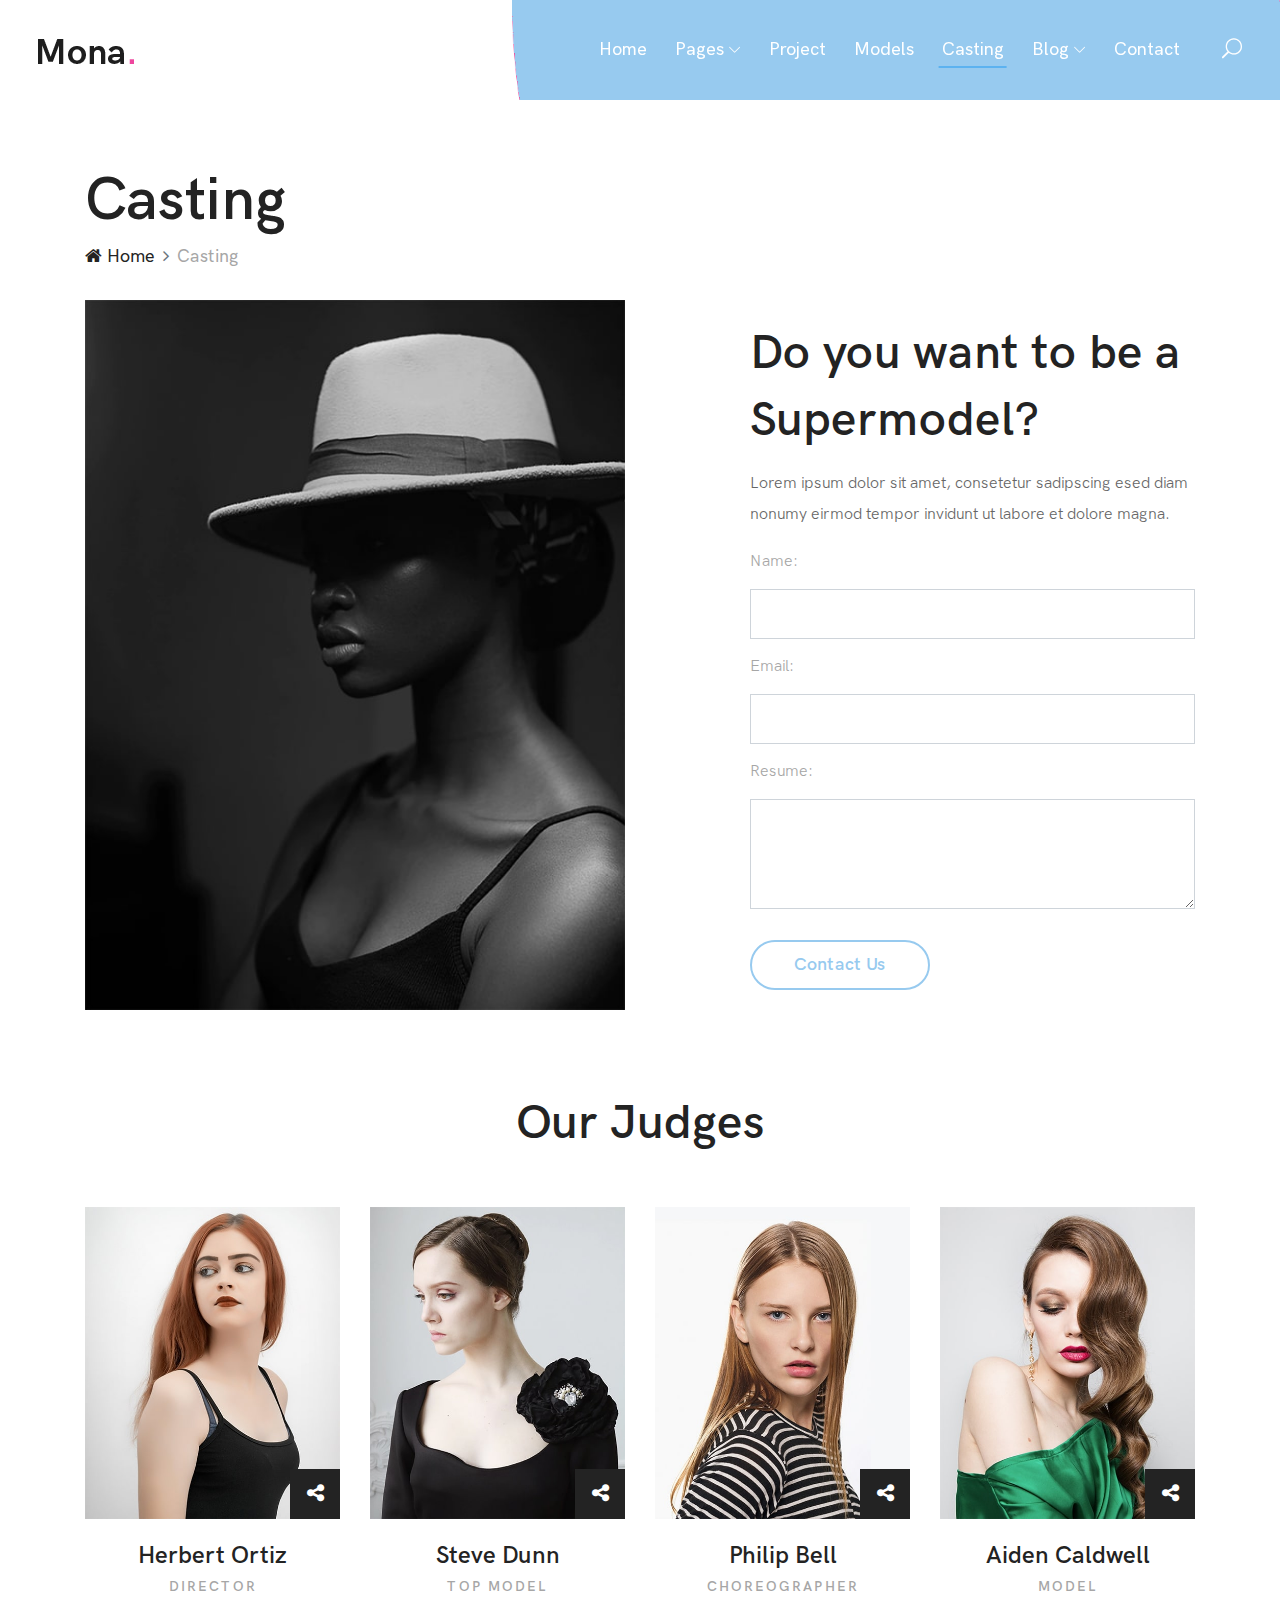
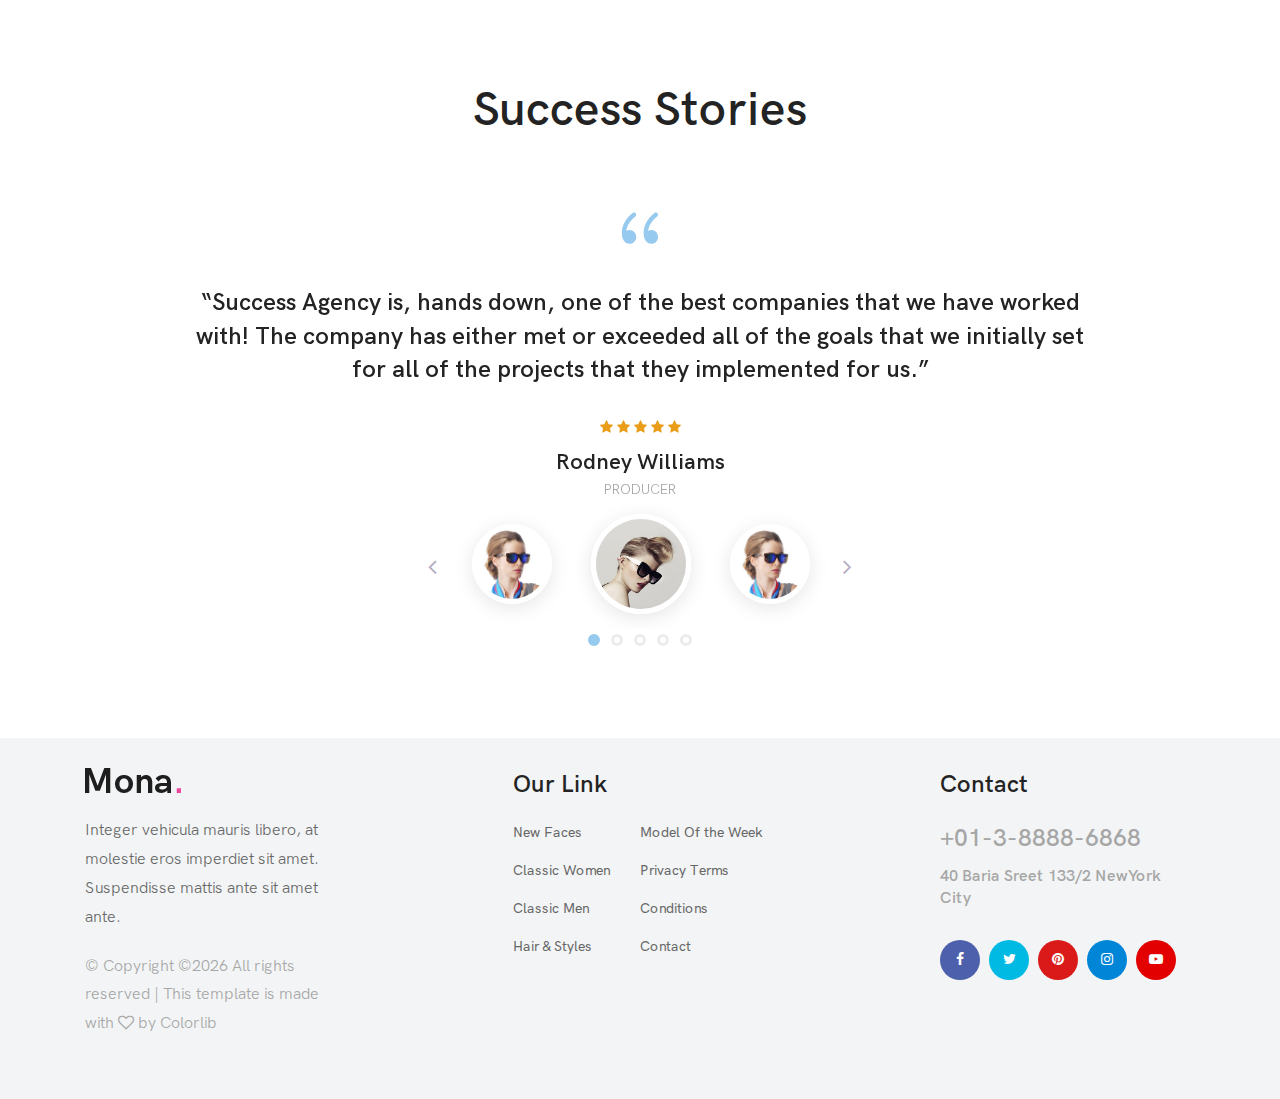
<file: casting.html>
<!DOCTYPE html>
<html lang="en">

<head>
  <meta charset="UTF-8">
  <meta name="description" content="Mona - Model Agency HTML5 Template">
  <meta http-equiv="X-UA-Compatible" content="IE=edge">
  <meta name="viewport" content="width=device-width, initial-scale=1, shrink-to-fit=no">

  <!-- Title -->
  <title>Mona - Model Agency HTML5 Template</title>

  <!-- Favicon -->
  <link rel="icon" href="./img/core-img/favicon.ico">

  <!-- Core Stylesheet -->
  <link rel="stylesheet" href="style.css">

</head>

<body>
  <!-- Preloader -->
  <div id="preloader">
    <div class="wrapper">
      <div class="cssload-loader"></div>
    </div>
  </div>

  <!-- ***** Header Area Start ***** -->
  <header class="header-area">
    <!-- Main Header Start -->
    <div class="main-header-area">
      <div class="classy-nav-container breakpoint-off">
        <!-- Classy Menu -->
        <nav class="classy-navbar justify-content-between" id="monaNav">

          <!-- Background Curve -->
          <div class="bg-curve" style="background-image: url(./img/core-img/curve.png);"></div>

          <!-- Logo -->
          <a class="nav-brand" href="index.html"><img src="./img/core-img/logo.png" alt=""></a>

          <!-- Navbar Toggler -->
          <div class="classy-navbar-toggler">
            <span class="navbarToggler"><span></span><span></span><span></span></span>
          </div>

          <!-- Menu -->
          <div class="classy-menu">
            <!-- Menu Close Button -->
            <div class="classycloseIcon">
              <div class="cross-wrap"><span class="top"></span><span class="bottom"></span></div>
            </div>

            <!-- Nav Start -->
            <div class="classynav">
              <ul id="nav">
                <li><a href="./index.html">Home</a></li>
                <li><a href="#">Pages</a>
                  <ul class="dropdown">
                    <li><a href="./index.html">- Home</a></li>
                    <li><a href="./about.html">- About Us</a></li>
                    <li><a href="./projects.html">- Projects</a></li>
                    <li><a href="./models.html">- Models</a></li>
                    <li><a href="./casting.html">- Casting</a></li>
                    <li><a href="./blog.html">- Blog</a></li>
                    <li><a href="./single-blog.html">- Blog Details</a></li>
                    <li><a href="./contact.html">- Contact</a></li>
                    <li><a href="#">- Dropdown</a>
                      <ul class="dropdown">
                        <li><a href="#">- Dropdown Item</a></li>
                        <li><a href="#">- Dropdown Item</a>
                          <ul class="dropdown">
                            <li><a href="#">- Even Dropdown</a></li>
                            <li><a href="#">- Even Dropdown</a></li>
                            <li><a href="#">- Even Dropdown</a></li>
                            <li><a href="#">- Even Dropdown</a></li>
                          </ul>
                        </li>
                        <li><a href="#">- Dropdown Item</a></li>
                        <li><a href="#">- Dropdown Item</a></li>
                      </ul>
                    </li>
                  </ul>
                </li>
                <li><a href="./projects.html">Project</a></li>
                <li><a href="./models.html">Models</a></li>
                <li class="current-item"><a href="./casting.html">Casting</a></li>
                <li><a href="#">Blog</a>
                  <ul class="dropdown">
                    <li><a href="./blog.html">- Blog</a></li>
                    <li><a href="./single-blog.html">- Blog Details</a></li>
                  </ul>
                </li>
                <li><a href="./contact.html">Contact</a></li>
              </ul>

              <!-- Search Icon -->
              <div class="search-icon" data-toggle="modal" data-target="#searchModal">
                <i class="icon_search"></i>
              </div>
            </div>
            <!-- Nav End -->

          </div>
        </nav>
      </div>
    </div>
  </header>
  <!-- ***** Header Area End ***** -->

  <!-- ***** Top Search Area Start ***** -->
  <div class="top-search-area">
    <!-- Search Modal -->
    <div class="modal fade" id="searchModal" tabindex="-1" role="dialog" aria-hidden="true">
      <div class="modal-dialog modal-dialog-centered" role="document">
        <div class="modal-content">
          <div class="modal-body">
            <!-- Close Button -->
            <button type="button" class="btn close-btn" data-dismiss="modal"><i class="fa fa-times"></i></button>
            <!-- Form -->
            <form action="index.html" method="post">
              <input type="search" name="top-search-bar" class="form-control" placeholder="Search and hit enter...">
              <button type="submit">Search</button>
            </form>
          </div>
        </div>
      </div>
    </div>
  </div>
  <!-- ***** Top Search Area End ***** -->

  <!-- ***** Breadcrumb Area Start ***** -->
  <div class="breadcumb-area">
    <div class="container h-100">
      <div class="row h-100 align-items-end">
        <div class="col-12">
          <div class="breadcumb--con">
            <h2 class="title">Casting</h2>
            <nav aria-label="breadcrumb">
              <ol class="breadcrumb">
                <li class="breadcrumb-item"><a href="#"><i class="fa fa-home"></i> Home</a></li>
                <li class="breadcrumb-item active" aria-current="page">Casting</li>
              </ol>
            </nav>
          </div>
        </div>
      </div>
    </div>
  </div>
  <!-- ***** Breadcrumb Area End ***** -->

  <!-- ***** Casting Form Area Start ***** -->
  <section class="mona-casting-form-area section-padding-80-0">
    <div class="container">
      <div class="row align-items-center justify-content-between">

        <!-- Casting Form Thumbnail -->
        <div class="col-12 col-lg-6 col-xl-6">
          <div class="casting-form-thumbnail mb-80">
            <img src="./img/bg-img/30.jpg" alt="">
          </div>
        </div>

        <!-- Casting Form -->
        <div class="col-12 col-lg-6 col-xl-5">
          <div class="casting-form mona-contact-form mb-80">
            <div class="contact-heading">
              <h2>Do you want to be a Supermodel?</h2>
              <p>Lorem ipsum dolor sit amet, consetetur sadipscing esed diam nonumy eirmod tempor invidunt ut labore et dolore magna.</p>
            </div>

            <form action="#" method="post">
              <div class="form-group">
                <label for="fullName">Name:</label>
                <input type="text" class="form-control" name="full-name" id="fullName">
              </div>
              <div class="form-group">
                <label for="emailId">Email:</label>
                <input type="email" class="form-control" name="email" id="emailId">
              </div>
              <div class="form-group">
                <label for="resume">Resume:</label>
                <textarea class="form-control" name="message" rows="8" cols="80" id="resume"></textarea>
              </div>
              <button class="btn mona-btn btn-2 mt-15">Contact Us</button>
            </form>
          </div>
        </div>

      </div>
    </div>
  </section>
  <!-- ***** Casting Form Area End ***** -->

  <!-- ***** Our Judges Area Start ***** -->
  <section class="mona-team-area">
    <div class="container">
      <div class="row">
        <!-- Section Heading -->
        <div class="col-12">
          <div class="section-heading text-center">
            <h2>Our Judges</h2>
          </div>
        </div>
      </div>

      <div class="row">
        <!-- Single Judges Area -->
        <div class="col-12 col-sm-6 col-lg-3">
          <div class="single-team-member-area mb-80">
            <div class="team-member-thumbnail">
              <!-- Thumbnail -->
              <img src="./img/bg-img/22.jpg" alt="">

              <!-- Share Info -->
              <div class="share-info">
                <!-- Share Icon -->
                <div class="share-icon">
                  <a href="#"><i class="fa fa-share-alt" aria-hidden="true"></i></a>
                </div>
                <!-- Others Icon -->
                <div class="others-icon">
                  <a href="#"><i class="fa fa-facebook" aria-hidden="true"></i></a>
                  <a href="#"><i class="fa fa-twitter" aria-hidden="true"></i></a>
                  <a href="#"><i class="fa fa-pinterest" aria-hidden="true"></i></a>
                  <a href="#"><i class="fa fa-instagram" aria-hidden="true"></i></a>
                  <a href="#"><i class="fa fa-youtube-play" aria-hidden="true"></i></a>
                </div>
              </div>
            </div>
            <div class="team-member-info">
              <h4>Herbert Ortiz</h4>
              <h6>Director</h6>
            </div>
          </div>
        </div>

        <!-- Single Judges Area -->
        <div class="col-12 col-sm-6 col-lg-3">
          <div class="single-team-member-area mb-80">
            <div class="team-member-thumbnail">
              <!-- Thumbnail -->
              <img src="./img/bg-img/23.jpg" alt="">

              <!-- Share Info -->
              <div class="share-info">
                <!-- Share Icon -->
                <div class="share-icon">
                  <a href="#"><i class="fa fa-share-alt" aria-hidden="true"></i></a>
                </div>
                <!-- Others Icon -->
                <div class="others-icon">
                  <a href="#"><i class="fa fa-facebook" aria-hidden="true"></i></a>
                  <a href="#"><i class="fa fa-twitter" aria-hidden="true"></i></a>
                  <a href="#"><i class="fa fa-pinterest" aria-hidden="true"></i></a>
                  <a href="#"><i class="fa fa-instagram" aria-hidden="true"></i></a>
                  <a href="#"><i class="fa fa-youtube-play" aria-hidden="true"></i></a>
                </div>
              </div>
            </div>
            <div class="team-member-info">
              <h4>Steve Dunn</h4>
              <h6>top model</h6>
            </div>
          </div>
        </div>

        <!-- Single Judges Area -->
        <div class="col-12 col-sm-6 col-lg-3">
          <div class="single-team-member-area mb-80">
            <div class="team-member-thumbnail">
              <!-- Thumbnail -->
              <img src="./img/bg-img/24.jpg" alt="">

              <!-- Share Info -->
              <div class="share-info">
                <!-- Share Icon -->
                <div class="share-icon">
                  <a href="#"><i class="fa fa-share-alt" aria-hidden="true"></i></a>
                </div>
                <!-- Others Icon -->
                <div class="others-icon">
                  <a href="#"><i class="fa fa-facebook" aria-hidden="true"></i></a>
                  <a href="#"><i class="fa fa-twitter" aria-hidden="true"></i></a>
                  <a href="#"><i class="fa fa-pinterest" aria-hidden="true"></i></a>
                  <a href="#"><i class="fa fa-instagram" aria-hidden="true"></i></a>
                  <a href="#"><i class="fa fa-youtube-play" aria-hidden="true"></i></a>
                </div>
              </div>
            </div>
            <div class="team-member-info">
              <h4>Philip Bell</h4>
              <h6>choreographer</h6>
            </div>
          </div>
        </div>

        <!-- Single Judges Area -->
        <div class="col-12 col-sm-6 col-lg-3">
          <div class="single-team-member-area mb-80">
            <div class="team-member-thumbnail">
              <!-- Thumbnail -->
              <img src="./img/bg-img/25.jpg" alt="">

              <!-- Share Info -->
              <div class="share-info">
                <!-- Share Icon -->
                <div class="share-icon">
                  <a href="#"><i class="fa fa-share-alt" aria-hidden="true"></i></a>
                </div>
                <!-- Others Icon -->
                <div class="others-icon">
                  <a href="#"><i class="fa fa-facebook" aria-hidden="true"></i></a>
                  <a href="#"><i class="fa fa-twitter" aria-hidden="true"></i></a>
                  <a href="#"><i class="fa fa-pinterest" aria-hidden="true"></i></a>
                  <a href="#"><i class="fa fa-instagram" aria-hidden="true"></i></a>
                  <a href="#"><i class="fa fa-youtube-play" aria-hidden="true"></i></a>
                </div>
              </div>
            </div>
            <div class="team-member-info">
              <h4>Aiden Caldwell</h4>
              <h6>Model</h6>
            </div>
          </div>
        </div>

      </div>
    </div>
  </section>
  <!-- ***** Our Judges Area End ***** -->

  <!-- ***** Client Feedback Area Start ***** -->
  <section class="clients-feedback-area section-padding-0-80 clearfix">
    <div class="container">
      <div class="row">
        <!-- Section Heading -->
        <div class="col-12">
          <div class="section-heading text-center">
            <h2>Success Stories</h2>
          </div>
        </div>
      </div>

      <div class="row justify-content-center">
        <div class="col-12 col-md-10">
          <div class="slider slider-for">

            <!-- Client Feedback Text -->
            <div class="client-feedback-text text-center">
              <div class="quote-icon">
                <i class="icon_quotations" aria-hidden="true"></i>
              </div>
              <div class="client-description text-center">
                <h4>“Success Agency is, hands down, one of the best companies that we have worked with! The company has either met or exceeded all of the goals that we initially set for all of the projects that they implemented for us.”</h4>
              </div>
              <div class="ratings text-center">
                <i class="fa fa-star" aria-hidden="true"></i>
                <i class="fa fa-star" aria-hidden="true"></i>
                <i class="fa fa-star" aria-hidden="true"></i>
                <i class="fa fa-star" aria-hidden="true"></i>
                <i class="fa fa-star" aria-hidden="true"></i>
              </div>
              <div class="client-name text-center">
                <h5>Rodney Williams</h5>
                <span>Producer</span>
              </div>
            </div>

            <!-- Client Feedback Text -->
            <div class="client-feedback-text text-center">
              <div class="quote-icon">
                <i class="icon_quotations" aria-hidden="true"></i>
              </div>
              <div class="client-description text-center">
                <h4>“Success Agency is, hands down, one of the best companies that we have worked with! The company has either met or exceeded all of the goals that we initially set for all of the projects that they implemented for us.”</h4>
              </div>
              <div class="ratings text-center">
                <i class="fa fa-star" aria-hidden="true"></i>
                <i class="fa fa-star" aria-hidden="true"></i>
                <i class="fa fa-star" aria-hidden="true"></i>
                <i class="fa fa-star" aria-hidden="true"></i>
                <i class="fa fa-star" aria-hidden="true"></i>
              </div>
              <div class="client-name text-center">
                <h5>Nazrul Islam</h5>
                <span>Producer</span>
              </div>
            </div>

            <!-- Client Feedback Text -->
            <div class="client-feedback-text text-center">
              <div class="quote-icon">
                <i class="icon_quotations" aria-hidden="true"></i>
              </div>
              <div class="client-description text-center">
                <h4>“Success Agency is, hands down, one of the best companies that we have worked with! The company has either met or exceeded all of the goals that we initially set for all of the projects that they implemented for us.”</h4>
              </div>
              <div class="ratings text-center">
                <i class="fa fa-star" aria-hidden="true"></i>
                <i class="fa fa-star" aria-hidden="true"></i>
                <i class="fa fa-star" aria-hidden="true"></i>
                <i class="fa fa-star" aria-hidden="true"></i>
                <i class="fa fa-star" aria-hidden="true"></i>
              </div>
              <div class="client-name text-center">
                <h5>Williams Rodney</h5>
                <span>Producer</span>
              </div>
            </div>

            <!-- Client Feedback Text -->
            <div class="client-feedback-text text-center">
              <div class="quote-icon">
                <i class="icon_quotations" aria-hidden="true"></i>
              </div>
              <div class="client-description text-center">
                <h4>“Success Agency is, hands down, one of the best companies that we have worked with! The company has either met or exceeded all of the goals that we initially set for all of the projects that they implemented for us.”</h4>
              </div>
              <div class="ratings text-center">
                <i class="fa fa-star" aria-hidden="true"></i>
                <i class="fa fa-star" aria-hidden="true"></i>
                <i class="fa fa-star" aria-hidden="true"></i>
                <i class="fa fa-star" aria-hidden="true"></i>
                <i class="fa fa-star" aria-hidden="true"></i>
              </div>
              <div class="client-name text-center">
                <h5>Rodney Williams</h5>
                <span>Producer</span>
              </div>
            </div>

            <!-- Client Feedback Text -->
            <div class="client-feedback-text text-center">
              <div class="quote-icon">
                <i class="icon_quotations" aria-hidden="true"></i>
              </div>
              <div class="client-description text-center">
                <h4>“Success Agency is, hands down, one of the best companies that we have worked with! The company has either met or exceeded all of the goals that we initially set for all of the projects that they implemented for us.”</h4>
              </div>
              <div class="ratings text-center">
                <i class="fa fa-star" aria-hidden="true"></i>
                <i class="fa fa-star" aria-hidden="true"></i>
                <i class="fa fa-star" aria-hidden="true"></i>
                <i class="fa fa-star" aria-hidden="true"></i>
                <i class="fa fa-star" aria-hidden="true"></i>
              </div>
              <div class="client-name text-center">
                <h5>Rodney Williams</h5>
                <span>Producer</span>
              </div>
            </div>

          </div>
        </div>

        <!-- Client Thumbnail Area -->
        <div class="col-12 col-md-6 col-lg-5">
          <div class="slider slider-nav">
            <div class="client-thumbnail">
              <img src="./img/bg-img/6.jpg" alt="">
            </div>
            <div class="client-thumbnail">
              <img src="./img/bg-img/7.jpg" alt="">
            </div>
            <div class="client-thumbnail">
              <img src="./img/bg-img/8.jpg" alt="">
            </div>
            <div class="client-thumbnail">
              <img src="./img/bg-img/6.jpg" alt="">
            </div>
            <div class="client-thumbnail">
              <img src="./img/bg-img/7.jpg" alt="">
            </div>
          </div>
        </div>
      </div>
    </div>
  </section>
  <!-- ***** Client Feedback Area End ***** -->

  <!-- ***** Footer Area Start ***** -->
  <footer class="footer-area section-padding-80-0">
    <div class="container">
      <div class="row justify-content-between">

        <!-- Single Footer Widget -->
        <div class="col-12 col-sm-6 col-lg-4 col-xl-3">
          <div class="single-footer-widget mb-60">
            <!-- Logo -->
            <a href="#" class="d-block mb-4"><img src="./img/core-img/logo.png" alt=""></a>
            <p>Integer vehicula mauris libero, at molestie eros imperdiet sit amet. Suspendisse mattis ante sit amet ante.</p>
            <div class="copywrite-text">
              <p>&copy; 
<!-- Link back to Colorlib can't be removed. Template is licensed under CC BY 3.0. -->
Copyright &copy;<script>document.write(new Date().getFullYear());</script> All rights reserved | This template is made with <i class="fa fa-heart-o" aria-hidden="true"></i> by <a href="https://colorlib.com" target="_blank">Colorlib</a>
<!-- Link back to Colorlib can't be removed. Template is licensed under CC BY 3.0. --></p>
            </div>
          </div>
        </div>

        <!-- Single Footer Widget -->
        <div class="col-12 col-sm-6 col-lg-4 col-xl-3">
          <div class="single-footer-widget mb-60">
            <!-- Widget Title -->
            <h4 class="widget-title">Our Link</h4>

            <!-- Catagories Nav -->
            <nav>
              <ul class="our-link">
                <li><a href="#">New Faces</a></li>
                <li><a href="#">Model Of the Week</a></li>
                <li><a href="#">Classic Women</a></li>
                <li><a href="#">Privacy Terms</a></li>
                <li><a href="#">Classic Men</a></li>
                <li><a href="#">Conditions</a></li>
                <li><a href="#">Hair & Styles</a></li>
                <li><a href="#">Contact</a></li>
              </ul>
            </nav>
          </div>
        </div>

        <!-- Single Footer Widget -->
        <div class="col-12 col-lg-4 col-xl-3">
          <div class="single-footer-widget mb-60">
            <!-- Widget Title -->
            <h4 class="widget-title">Contact</h4>
            <!-- Footer Content -->
            <div class="footer-content mb-30">
              <h4>+01-3-8888-6868</h4>
              <h6>40 Baria Sreet 133/2 NewYork City</h6>
            </div>
            <!-- Social Info -->
            <div class="footer-social-info">
              <a href="#" class="facebook" data-toggle="tooltip" data-placement="top" title="Facebook"><i class="fa fa-facebook"></i></a>
              <a href="#" class="twitter" data-toggle="tooltip" data-placement="top" title="Twitter"><i class="fa fa-twitter"></i></a>
              <a href="#" class="pinterest" data-toggle="tooltip" data-placement="top" title="Pinterest"><i class="fa fa-pinterest"></i></a>
              <a href="#" class="instagram" data-toggle="tooltip" data-placement="top" title="Instagram"><i class="fa fa-instagram"></i></a>
              <a href="#" class="youtube" data-toggle="tooltip" data-placement="top" title="YouTube"><i class="fa fa-youtube-play"></i></a>
            </div>
          </div>
        </div>

      </div>
    </div>
  </footer>
  <!-- ***** Footer Area End ***** -->

  <!-- ******* All JS ******* -->
  <!-- jQuery js -->
  <script src="js/jquery.min.js"></script>
  <!-- Popper js -->
  <script src="js/popper.min.js"></script>
  <!-- Bootstrap js -->
  <script src="js/bootstrap.min.js"></script>
  <!-- All js -->
  <script src="js/mona.bundle.js"></script>
  <!-- Active js -->
  <script src="js/default-assets/active.js"></script>

</body>

</html>
</file>
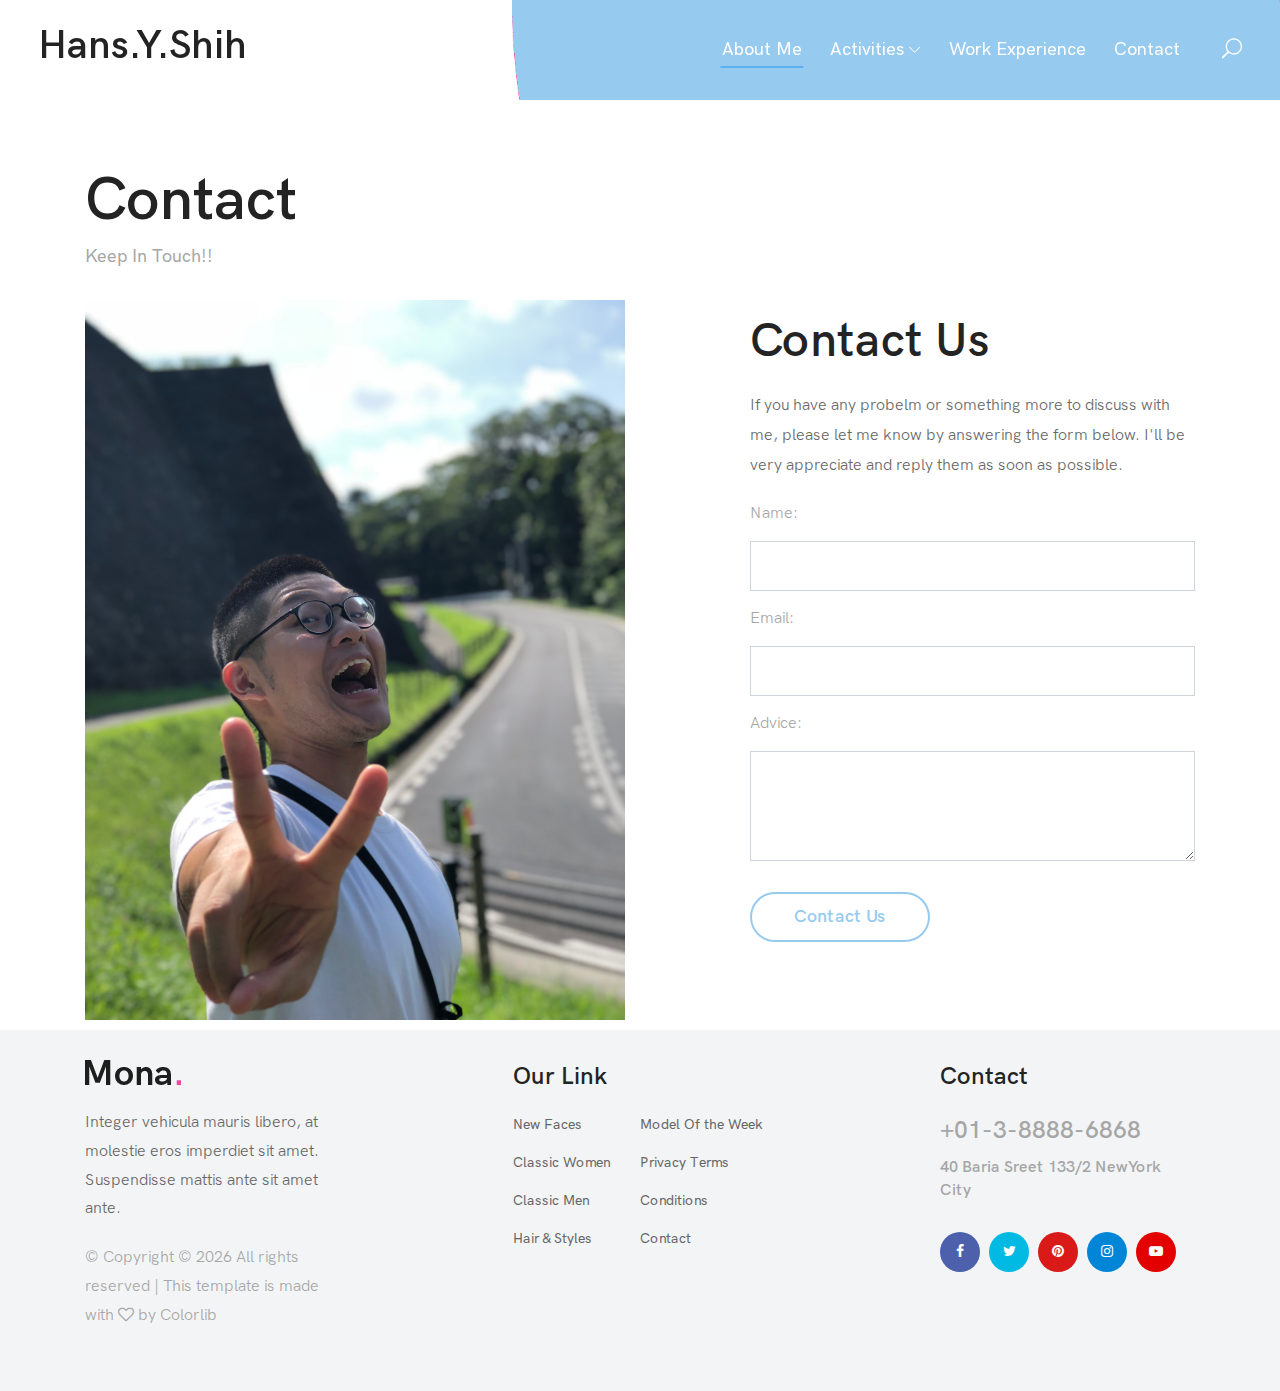
<file: contact.html>
<!DOCTYPE html>
<html lang="en">

<head>
    <meta charset="UTF-8">
    <meta name="description" content="Mona - Model Agency HTML5 Template">
    <meta http-equiv="X-UA-Compatible" content="IE=edge">
    <meta name="viewport" content="width=device-width, initial-scale=1, shrink-to-fit=no">

    <!-- Title -->
    <title>Mona - Model Agency HTML5 Template</title>

    <!-- Favicon -->
    <link rel="icon" href="./img/core-img/favicon.ico">

    <!-- Core Stylesheet -->
    <link rel="stylesheet" href="style.css">

</head>

<body>
    <!-- Preloader -->
    <div id="preloader">
        <div class="wrapper">
            <div class="cssload-loader"></div>
        </div>
    </div>

    <!-- ***** Header Area Start ***** -->
    <header class="header-area">
        <!-- Main Header Start -->
        <div class="main-header-area">
            <div class="classy-nav-container breakpoint-off">
                <!-- Classy Menu -->
                <nav class="classy-navbar justify-content-between" id="monaNav">

                    <!-- Background Curve -->
                    <div class="bg-curve" style="background-image: url(./img/core-img/curve.png);"></div>

                    <!-- Logo -->
                    <a class="nav-brand" href="index.html">
                        <h1>Hans.Y.Shih</h1>
                    </a>

                    <!-- Navbar Toggler -->
                    <div class="classy-navbar-toggler">
                        <span class="navbarToggler"><span></span><span></span><span></span></span>
                    </div>

                    <!-- Menu -->
                    <div class="classy-menu">
                        <!-- Menu Close Button -->
                        <div class="classycloseIcon">
                            <div class="cross-wrap"><span class="top"></span><span class="bottom"></span></div>
                        </div>

                        <!-- Nav Start -->
                        <div class="classynav">
                            <ul id="nav">
                                <li class="current-item"><a href="./index.html">About Me</a></li>
                                <li><a href="活動">Activities</a>
                                    <ul class="dropdown">
                                        <li><a href="./index.html">- NTU MUSIC FESTIVAL</a></li>
                                        <li><a href="./about.html">- NFAC Youth</a></li>
                                        <li><a href="./projects.html">- NTU FIN BASKETBALL</a></li>
                                    </ul>
                                </li>
                                <li><a href="#Intern">Work Experience</a></li>
                                <li><a href="./contact.html">Contact</a></li>
                            </ul>

                            <!-- Search Icon -->
                            <div class="search-icon" data-toggle="modal" data-target="#searchModal">
                                <i class="icon_search"></i>
                            </div>
                        </div>
                        <!-- Nav End -->

                    </div>
                </nav>
            </div>
        </div>
    </header>
    <!-- ***** Header Area End ***** -->

    <!-- ***** Top Search Area Start ***** -->
    <div class="top-search-area">
        <!-- Search Modal -->
        <div class="modal fade" id="searchModal" tabindex="-1" role="dialog" aria-hidden="true">
            <div class="modal-dialog modal-dialog-centered" role="document">
                <div class="modal-content">
                    <div class="modal-body">
                        <!-- Close Button -->
                        <button type="button" class="btn close-btn" data-dismiss="modal"><i class="fa fa-times"></i></button>
                        <!-- Form -->
                        <form action="index.html" method="post">
                            <input type="search" name="top-search-bar" class="form-control" placeholder="Search and hit enter...">
                            <button type="submit">Search</button>
                        </form>
                    </div>
                </div>
            </div>
        </div>
    </div>
    <!-- ***** Top Search Area End ***** -->

    <!-- ***** Breadcrumb Area Start ***** -->
    <div class="breadcumb-area">
        <div class="container h-100">
            <div class="row h-100 align-items-end">
                <div class="col-12">
                    <div class="breadcumb--con">
                        <h2 class="title">Contact</h2>
                        <nav aria-label="breadcrumb">
                            <ol class="breadcrumb">
                                <!--  <li class="breadcrumb-item"><a href="#"><i class="fa fa-home"></i> Contact</a></li>-->
                                <li class="breadcrumb-item active" aria-current="page">Keep in touch!!</li>
                            </ol>
                        </nav>
                    </div>
                </div>
            </div>
        </div>
    </div>
    <!-- ***** Breadcrumb Area End ***** -->

    <!-- ***** Contact Area Start ***** -->
    <section class="mona-contact-area section-padding-80-0">
        <div class="container">
            <div class="row align-items-center justify-content-between">

                <!-- Google Maps -->
                <div class="col-12 col-lg-6 col-xl-6">
                    <div class="google-maps mb-80">
                        <!-- <iframe src="https://www.google.com/maps/embed?pb=!1m18!1m12!1m3!1d11956.9355465873!2d24.0768412544878!3d56.9550599906977!2m3!1f0!2f0!3f0!3m2!1i1024!2i768!4f13.1!3m3!1m2!1s0x46eecfb0e5073ded%3A0x400cfcd68f2fe30!2z4Kaw4Ka_4KaX4Ka-LCDgprLgp43gpq_gpr7gpp_gp43gpq3gpr_gpoY!5e0!3m2!1sbn!2sbd!4v1543911160102"
                            allowfullscreen></iframe>-->
                        <img src="./img/Photo/IMG_0225.jpg" alt="">
                    </div>
                </div>

                <!-- Contact Form -->
                <div class="col-12 col-lg-6 col-xl-5">
                    <div class="mona-contact-form mb-80">
                        <div class="contact-heading">
                            <h2>Contact Us</h2>
                            <p>If you have any probelm or something more to discuss with me, please let me know by answering the form below. I'll be very appreciate and reply them as soon as possible.</p>
                        </div>

                        <form action="#" method="post">
                            <div class="form-group">
                                <label for="fullName">Name:</label>
                                <input type="text" class="form-control" name="full-name" id="fullName">
                            </div>
                            <div class="form-group">
                                <label for="emailId">Email:</label>
                                <input type="email" class="form-control" name="email" id="emailId">
                            </div>
                            <div class="form-group">
                                <label for="resume">Advice:</label>
                                <textarea class="form-control" name="message" rows="8" cols="80" id="resume"></textarea>
                            </div>
                            <button class="btn mona-btn btn-2 mt-15">Contact Us</button>
                        </form>
                    </div>
                </div>
            </div>
        </div>
    </section>
    <!-- ***** Contact Area End ***** -->

    <!-- ***** Footer Area Start ***** -->
    <footer class="footer-area section-padding-80-0">
        <div class="container">
            <div class="row justify-content-between">

                <!-- Single Footer Widget -->
                <div class="col-12 col-sm-6 col-lg-4 col-xl-3">
                    <div class="single-footer-widget mb-60">
                        <!-- Logo -->
                        <a href="#" class="d-block mb-4"><img src="./img/core-img/logo.png" alt=""></a>
                        <p>Integer vehicula mauris libero, at molestie eros imperdiet sit amet. Suspendisse mattis ante sit amet ante.</p>
                        <div class="copywrite-text">
                            <p>&copy;
                                <!-- Link back to Colorlib can't be removed. Template is licensed under CC BY 3.0. -->
                                Copyright &copy;
                                <script>
                                    document.write(new Date().getFullYear());
                                </script> All rights reserved | This template is made with <i class="fa fa-heart-o" aria-hidden="true"></i> by <a href="https://colorlib.com" target="_blank">Colorlib</a>
                                <!-- Link back to Colorlib can't be removed. Template is licensed under CC BY 3.0. -->
                            </p>
                        </div>
                    </div>
                </div>

                <!-- Single Footer Widget -->
                <div class="col-12 col-sm-6 col-lg-4 col-xl-3">
                    <div class="single-footer-widget mb-60">
                        <!-- Widget Title -->
                        <h4 class="widget-title">Our Link</h4>

                        <!-- Catagories Nav -->
                        <nav>
                            <ul class="our-link">
                                <li><a href="#">New Faces</a></li>
                                <li><a href="#">Model Of the Week</a></li>
                                <li><a href="#">Classic Women</a></li>
                                <li><a href="#">Privacy Terms</a></li>
                                <li><a href="#">Classic Men</a></li>
                                <li><a href="#">Conditions</a></li>
                                <li><a href="#">Hair & Styles</a></li>
                                <li><a href="#">Contact</a></li>
                            </ul>
                        </nav>
                    </div>
                </div>

                <!-- Single Footer Widget -->
                <div class="col-12 col-lg-4 col-xl-3">
                    <div class="single-footer-widget mb-60">
                        <!-- Widget Title -->
                        <h4 class="widget-title">Contact</h4>
                        <!-- Footer Content -->
                        <div class="footer-content mb-30">
                            <h4>+01-3-8888-6868</h4>
                            <h6>40 Baria Sreet 133/2 NewYork City</h6>
                        </div>
                        <!-- Social Info -->
                        <div class="footer-social-info">
                            <a href="#" class="facebook" data-toggle="tooltip" data-placement="top" title="Facebook"><i class="fa fa-facebook"></i></a>
                            <a href="#" class="twitter" data-toggle="tooltip" data-placement="top" title="Twitter"><i class="fa fa-twitter"></i></a>
                            <a href="#" class="pinterest" data-toggle="tooltip" data-placement="top" title="Pinterest"><i class="fa fa-pinterest"></i></a>
                            <a href="#" class="instagram" data-toggle="tooltip" data-placement="top" title="Instagram"><i class="fa fa-instagram"></i></a>
                            <a href="#" class="youtube" data-toggle="tooltip" data-placement="top" title="YouTube"><i class="fa fa-youtube-play"></i></a>
                        </div>
                    </div>
                </div>

            </div>
        </div>
    </footer>
    <!-- ***** Footer Area End ***** -->

    <!-- ******* All JS ******* -->
    <!-- jQuery js -->
    <script src="js/jquery.min.js"></script>
    <!-- Popper js -->
    <script src="js/popper.min.js"></script>
    <!-- Bootstrap js -->
    <script src="js/bootstrap.min.js"></script>
    <!-- All js -->
    <script src="js/mona.bundle.js"></script>
    <!-- Active js -->
    <script src="js/default-assets/active.js"></script>

</body>

</html>
</file>
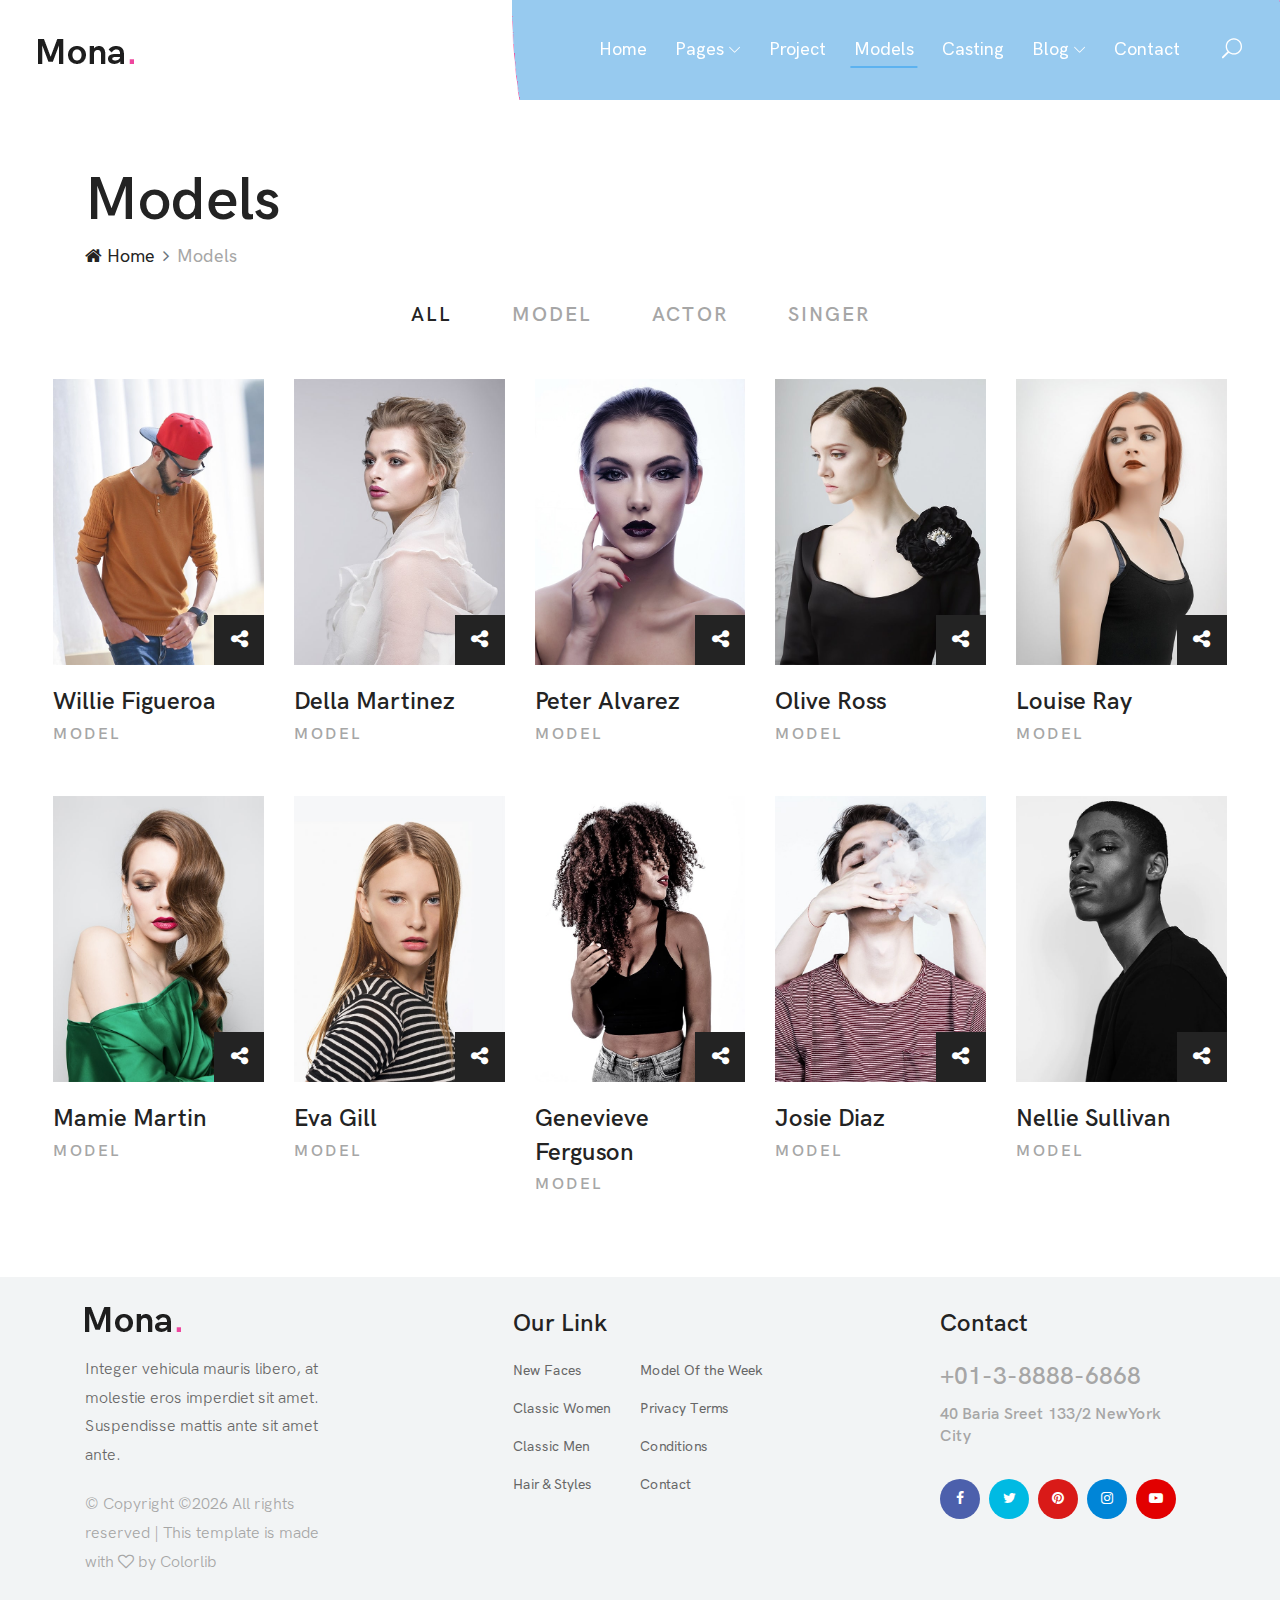
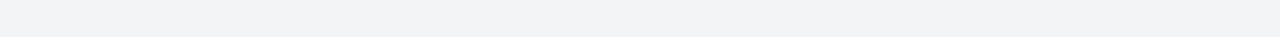
<file: models.html>
<!DOCTYPE html>
<html lang="en">

<head>
  <meta charset="UTF-8">
  <meta name="description" content="Mona - Model Agency HTML5 Template">
  <meta http-equiv="X-UA-Compatible" content="IE=edge">
  <meta name="viewport" content="width=device-width, initial-scale=1, shrink-to-fit=no">

  <!-- Title -->
  <title>Mona - Model Agency HTML5 Template</title>

  <!-- Favicon -->
  <link rel="icon" href="./img/core-img/favicon.ico">

  <!-- Core Stylesheet -->
  <link rel="stylesheet" href="style.css">

</head>

<body>
  <!-- Preloader -->
  <div id="preloader">
    <div class="wrapper">
      <div class="cssload-loader"></div>
    </div>
  </div>

  <!-- ***** Header Area Start ***** -->
  <header class="header-area">
    <!-- Main Header Start -->
    <div class="main-header-area">
      <div class="classy-nav-container breakpoint-off">
        <!-- Classy Menu -->
        <nav class="classy-navbar justify-content-between" id="monaNav">

          <!-- Background Curve -->
          <div class="bg-curve" style="background-image: url(./img/core-img/curve.png);"></div>

          <!-- Logo -->
          <a class="nav-brand" href="index.html"><img src="./img/core-img/logo.png" alt=""></a>

          <!-- Navbar Toggler -->
          <div class="classy-navbar-toggler">
            <span class="navbarToggler"><span></span><span></span><span></span></span>
          </div>

          <!-- Menu -->
          <div class="classy-menu">
            <!-- Menu Close Button -->
            <div class="classycloseIcon">
              <div class="cross-wrap"><span class="top"></span><span class="bottom"></span></div>
            </div>

            <!-- Nav Start -->
            <div class="classynav">
              <ul id="nav">
                <li><a href="./index.html">Home</a></li>
                <li><a href="#">Pages</a>
                  <ul class="dropdown">
                    <li><a href="./index.html">- Home</a></li>
                    <li><a href="./about.html">- About Us</a></li>
                    <li><a href="./projects.html">- Projects</a></li>
                    <li><a href="./models.html">- Models</a></li>
                    <li><a href="./casting.html">- Casting</a></li>
                    <li><a href="./blog.html">- Blog</a></li>
                    <li><a href="./single-blog.html">- Blog Details</a></li>
                    <li><a href="./contact.html">- Contact</a></li>
                    <li><a href="#">- Dropdown</a>
                      <ul class="dropdown">
                        <li><a href="#">- Dropdown Item</a></li>
                        <li><a href="#">- Dropdown Item</a>
                          <ul class="dropdown">
                            <li><a href="#">- Even Dropdown</a></li>
                            <li><a href="#">- Even Dropdown</a></li>
                            <li><a href="#">- Even Dropdown</a></li>
                            <li><a href="#">- Even Dropdown</a></li>
                          </ul>
                        </li>
                        <li><a href="#">- Dropdown Item</a></li>
                        <li><a href="#">- Dropdown Item</a></li>
                      </ul>
                    </li>
                  </ul>
                </li>
                <li><a href="./projects.html">Project</a></li>
                <li class="current-item"><a href="./models.html">Models</a></li>
                <li><a href="./casting.html">Casting</a></li>
                <li><a href="#">Blog</a>
                  <ul class="dropdown">
                    <li><a href="./blog.html">- Blog</a></li>
                    <li><a href="./single-blog.html">- Blog Details</a></li>
                  </ul>
                </li>
                <li><a href="./contact.html">Contact</a></li>
              </ul>

              <!-- Search Icon -->
              <div class="search-icon" data-toggle="modal" data-target="#searchModal">
                <i class="icon_search"></i>
              </div>
            </div>
            <!-- Nav End -->

          </div>
        </nav>
      </div>
    </div>
  </header>
  <!-- ***** Header Area End ***** -->

  <!-- ***** Top Search Area Start ***** -->
  <div class="top-search-area">
    <!-- Search Modal -->
    <div class="modal fade" id="searchModal" tabindex="-1" role="dialog" aria-hidden="true">
      <div class="modal-dialog modal-dialog-centered" role="document">
        <div class="modal-content">
          <div class="modal-body">
            <!-- Close Button -->
            <button type="button" class="btn close-btn" data-dismiss="modal"><i class="fa fa-times"></i></button>
            <!-- Form -->
            <form action="index.html" method="post">
              <input type="search" name="top-search-bar" class="form-control" placeholder="Search and hit enter...">
              <button type="submit">Search</button>
            </form>
          </div>
        </div>
      </div>
    </div>
  </div>
  <!-- ***** Top Search Area End ***** -->

  <!-- ***** Breadcrumb Area Start ***** -->
  <div class="breadcumb-area">
    <div class="container h-100">
      <div class="row h-100 align-items-end">
        <div class="col-12">
          <div class="breadcumb--con">
            <h2 class="title">Models</h2>
            <nav aria-label="breadcrumb">
              <ol class="breadcrumb">
                <li class="breadcrumb-item"><a href="#"><i class="fa fa-home"></i> Home</a></li>
                <li class="breadcrumb-item active" aria-current="page">Models</li>
              </ol>
            </nav>
          </div>
        </div>
      </div>
    </div>
  </div>
  <!-- ***** Breadcrumb Area End ***** -->

  <!-- ***** Model Area Start ***** -->
  <section class="mona-model-area model-page section-padding-80-0 mb-30">
    <div class="container">
      <div class="row">
        <div class="col-12">
          <div class="model-tab-area">

            <ul class="nav nav-tabs mb-50" id="mona_modelTab" role="tablist">
              <li class="nav-item">
                <a class="nav-link active" id="tab1" data-toggle="tab" href="#tab-1" role="tab" aria-controls="tab-1" aria-selected="true">All</a>
              </li>
              <li class="nav-item">
                <a class="nav-link" id="tab2" data-toggle="tab" href="#tab-2" role="tab" aria-controls="tab-2" aria-selected="false">Model</a>
              </li>
              <li class="nav-item">
                <a class="nav-link" id="tab3" data-toggle="tab" href="#tab-3" role="tab" aria-controls="tab-3" aria-selected="false">Actor</a>
              </li>
              <li class="nav-item">
                <a class="nav-link" id="tab4" data-toggle="tab" href="#tab-4" role="tab" aria-controls="tab-4" aria-selected="false">Singer</a>
              </li>
            </ul>
          </div>
        </div>
      </div>
    </div>

    <!-- Mona Tab Content -->
    <div class="mona-tab-content">
      <div class="container-fluid">
        <div class="row">
          <div class="col-12">
            <div class="tab-content" id="mona_modelTabContent">
              <div class="tab-pane fade show active" id="tab-1" role="tabpanel" aria-labelledby="tab1">
                <div class="row flex-wrap">
                  <!-- Single Model Item -->
                  <div class="col-12 col-sm-6 col-md-4 col-lg-3 col-xl">
                    <div class="single-model-item mb-50">
                      <div class="model-thumbnail">
                        <!-- First Thumbnail -->
                        <img class="first-thumbnail" src="./img/bg-img/10.jpg" alt="">
                        <!-- Second Thumbnail -->
                        <img class="second-thumbnail" src="./img/bg-img/9.jpg" alt="">
                        <!-- Share Info -->
                        <div class="share-info">
                          <!-- Share Icon -->
                          <div class="share-icon">
                            <a href="#"><i class="fa fa-share-alt" aria-hidden="true"></i></a>
                          </div>
                          <!-- Others Icon -->
                          <div class="others-icon">
                            <a href="#"><i class="fa fa-facebook" aria-hidden="true"></i></a>
                            <a href="#"><i class="fa fa-twitter" aria-hidden="true"></i></a>
                            <a href="#"><i class="fa fa-pinterest" aria-hidden="true"></i></a>
                            <a href="#"><i class="fa fa-instagram" aria-hidden="true"></i></a>
                            <a href="#"><i class="fa fa-youtube-play" aria-hidden="true"></i></a>
                          </div>
                        </div>
                      </div>
                      <div class="model-info">
                        <h3>Willie Figueroa</h3>
                        <h6>Model</h6>
                      </div>
                    </div>
                  </div>

                  <!-- Single Model Item -->
                  <div class="col-12 col-sm-6 col-md-4 col-lg-3 col-xl">
                    <div class="single-model-item mb-50">
                      <div class="model-thumbnail">
                        <!-- First Thumbnail -->
                        <img class="first-thumbnail" src="./img/bg-img/11.jpg" alt="">
                        <!-- Second Thumbnail -->
                        <img class="second-thumbnail" src="./img/bg-img/12.jpg" alt="">
                        <!-- Share Info -->
                        <div class="share-info">
                          <!-- Share Icon -->
                          <div class="share-icon">
                            <a href="#"><i class="fa fa-share-alt" aria-hidden="true"></i></a>
                          </div>
                          <!-- Others Icon -->
                          <div class="others-icon">
                            <a href="#"><i class="fa fa-facebook" aria-hidden="true"></i></a>
                            <a href="#"><i class="fa fa-twitter" aria-hidden="true"></i></a>
                            <a href="#"><i class="fa fa-pinterest" aria-hidden="true"></i></a>
                            <a href="#"><i class="fa fa-instagram" aria-hidden="true"></i></a>
                            <a href="#"><i class="fa fa-youtube-play" aria-hidden="true"></i></a>
                          </div>
                        </div>
                      </div>
                      <div class="model-info">
                        <h3>Della Martinez</h3>
                        <h6>Model</h6>
                      </div>
                    </div>
                  </div>

                  <!-- Single Model Item -->
                  <div class="col-12 col-sm-6 col-md-4 col-lg-3 col-xl">
                    <div class="single-model-item mb-50">
                      <div class="model-thumbnail">
                        <!-- First Thumbnail -->
                        <img class="first-thumbnail" src="./img/bg-img/12.jpg" alt="">
                        <!-- Second Thumbnail -->
                        <img class="second-thumbnail" src="./img/bg-img/13.jpg" alt="">
                        <!-- Share Info -->
                        <div class="share-info">
                          <!-- Share Icon -->
                          <div class="share-icon">
                            <a href="#"><i class="fa fa-share-alt" aria-hidden="true"></i></a>
                          </div>
                          <!-- Others Icon -->
                          <div class="others-icon">
                            <a href="#"><i class="fa fa-facebook" aria-hidden="true"></i></a>
                            <a href="#"><i class="fa fa-twitter" aria-hidden="true"></i></a>
                            <a href="#"><i class="fa fa-pinterest" aria-hidden="true"></i></a>
                            <a href="#"><i class="fa fa-instagram" aria-hidden="true"></i></a>
                            <a href="#"><i class="fa fa-youtube-play" aria-hidden="true"></i></a>
                          </div>
                        </div>
                      </div>
                      <div class="model-info">
                        <h3>Peter Alvarez</h3>
                        <h6>Model</h6>
                      </div>
                    </div>
                  </div>

                  <!-- Single Model Item -->
                  <div class="col-12 col-sm-6 col-md-4 col-lg-3 col-xl">
                    <div class="single-model-item mb-50">
                      <div class="model-thumbnail">
                        <!-- First Thumbnail -->
                        <img class="first-thumbnail" src="./img/bg-img/13.jpg" alt="">
                        <!-- Second Thumbnail -->
                        <img class="second-thumbnail" src="./img/bg-img/14.jpg" alt="">
                        <!-- Share Info -->
                        <div class="share-info">
                          <!-- Share Icon -->
                          <div class="share-icon">
                            <a href="#"><i class="fa fa-share-alt" aria-hidden="true"></i></a>
                          </div>
                          <!-- Others Icon -->
                          <div class="others-icon">
                            <a href="#"><i class="fa fa-facebook" aria-hidden="true"></i></a>
                            <a href="#"><i class="fa fa-twitter" aria-hidden="true"></i></a>
                            <a href="#"><i class="fa fa-pinterest" aria-hidden="true"></i></a>
                            <a href="#"><i class="fa fa-instagram" aria-hidden="true"></i></a>
                            <a href="#"><i class="fa fa-youtube-play" aria-hidden="true"></i></a>
                          </div>
                        </div>
                      </div>
                      <div class="model-info">
                        <h3>Olive Ross</h3>
                        <h6>Model</h6>
                      </div>
                    </div>
                  </div>

                  <!-- Single Model Item -->
                  <div class="col-12 col-sm-6 col-md-4 col-lg-3 col-xl">
                    <div class="single-model-item mb-50">
                      <div class="model-thumbnail">
                        <!-- First Thumbnail -->
                        <img class="first-thumbnail" src="./img/bg-img/14.jpg" alt="">
                        <!-- Second Thumbnail -->
                        <img class="second-thumbnail" src="./img/bg-img/15.jpg" alt="">
                        <!-- Share Info -->
                        <div class="share-info">
                          <!-- Share Icon -->
                          <div class="share-icon">
                            <a href="#"><i class="fa fa-share-alt" aria-hidden="true"></i></a>
                          </div>
                          <!-- Others Icon -->
                          <div class="others-icon">
                            <a href="#"><i class="fa fa-facebook" aria-hidden="true"></i></a>
                            <a href="#"><i class="fa fa-twitter" aria-hidden="true"></i></a>
                            <a href="#"><i class="fa fa-pinterest" aria-hidden="true"></i></a>
                            <a href="#"><i class="fa fa-instagram" aria-hidden="true"></i></a>
                            <a href="#"><i class="fa fa-youtube-play" aria-hidden="true"></i></a>
                          </div>
                        </div>
                      </div>
                      <div class="model-info">
                        <h3>Louise Ray</h3>
                        <h6>Model</h6>
                      </div>
                    </div>
                  </div>


                  <!-- Single Model Item -->
                  <div class="col-12 col-sm-6 col-md-4 col-lg-3 col-xl">
                    <div class="single-model-item mb-50">
                      <div class="model-thumbnail">
                        <!-- First Thumbnail -->
                        <img class="first-thumbnail" src="./img/bg-img/9.jpg" alt="">
                        <!-- Second Thumbnail -->
                        <img class="second-thumbnail" src="./img/bg-img/12.jpg" alt="">
                        <!-- Share Info -->
                        <div class="share-info">
                          <!-- Share Icon -->
                          <div class="share-icon">
                            <a href="#"><i class="fa fa-share-alt" aria-hidden="true"></i></a>
                          </div>
                          <!-- Others Icon -->
                          <div class="others-icon">
                            <a href="#"><i class="fa fa-facebook" aria-hidden="true"></i></a>
                            <a href="#"><i class="fa fa-twitter" aria-hidden="true"></i></a>
                            <a href="#"><i class="fa fa-pinterest" aria-hidden="true"></i></a>
                            <a href="#"><i class="fa fa-instagram" aria-hidden="true"></i></a>
                            <a href="#"><i class="fa fa-youtube-play" aria-hidden="true"></i></a>
                          </div>
                        </div>
                      </div>
                      <div class="model-info">
                        <h3>Mamie Martin</h3>
                        <h6>Model</h6>
                      </div>
                    </div>
                  </div>

                  <!-- Single Model Item -->
                  <div class="col-12 col-sm-6 col-md-4 col-lg-3 col-xl">
                    <div class="single-model-item mb-50">
                      <div class="model-thumbnail">
                        <!-- First Thumbnail -->
                        <img class="first-thumbnail" src="./img/bg-img/26.jpg" alt="">
                        <!-- Second Thumbnail -->
                        <img class="second-thumbnail" src="./img/bg-img/12.jpg" alt="">
                        <!-- Share Info -->
                        <div class="share-info">
                          <!-- Share Icon -->
                          <div class="share-icon">
                            <a href="#"><i class="fa fa-share-alt" aria-hidden="true"></i></a>
                          </div>
                          <!-- Others Icon -->
                          <div class="others-icon">
                            <a href="#"><i class="fa fa-facebook" aria-hidden="true"></i></a>
                            <a href="#"><i class="fa fa-twitter" aria-hidden="true"></i></a>
                            <a href="#"><i class="fa fa-pinterest" aria-hidden="true"></i></a>
                            <a href="#"><i class="fa fa-instagram" aria-hidden="true"></i></a>
                            <a href="#"><i class="fa fa-youtube-play" aria-hidden="true"></i></a>
                          </div>
                        </div>
                      </div>
                      <div class="model-info">
                        <h3>Eva Gill</h3>
                        <h6>Model</h6>
                      </div>
                    </div>
                  </div>

                  <!-- Single Model Item -->
                  <div class="col-12 col-sm-6 col-md-4 col-lg-3 col-xl">
                    <div class="single-model-item mb-50">
                      <div class="model-thumbnail">
                        <!-- First Thumbnail -->
                        <img class="first-thumbnail" src="./img/bg-img/27.jpg" alt="">
                        <!-- Second Thumbnail -->
                        <img class="second-thumbnail" src="./img/bg-img/13.jpg" alt="">
                        <!-- Share Info -->
                        <div class="share-info">
                          <!-- Share Icon -->
                          <div class="share-icon">
                            <a href="#"><i class="fa fa-share-alt" aria-hidden="true"></i></a>
                          </div>
                          <!-- Others Icon -->
                          <div class="others-icon">
                            <a href="#"><i class="fa fa-facebook" aria-hidden="true"></i></a>
                            <a href="#"><i class="fa fa-twitter" aria-hidden="true"></i></a>
                            <a href="#"><i class="fa fa-pinterest" aria-hidden="true"></i></a>
                            <a href="#"><i class="fa fa-instagram" aria-hidden="true"></i></a>
                            <a href="#"><i class="fa fa-youtube-play" aria-hidden="true"></i></a>
                          </div>
                        </div>
                      </div>
                      <div class="model-info">
                        <h3>Genevieve Ferguson</h3>
                        <h6>Model</h6>
                      </div>
                    </div>
                  </div>

                  <!-- Single Model Item -->
                  <div class="col-12 col-sm-6 col-md-4 col-lg-3 col-xl">
                    <div class="single-model-item mb-50">
                      <div class="model-thumbnail">
                        <!-- First Thumbnail -->
                        <img class="first-thumbnail" src="./img/bg-img/28.jpg" alt="">
                        <!-- Second Thumbnail -->
                        <img class="second-thumbnail" src="./img/bg-img/15.jpg" alt="">
                        <!-- Share Info -->
                        <div class="share-info">
                          <!-- Share Icon -->
                          <div class="share-icon">
                            <a href="#"><i class="fa fa-share-alt" aria-hidden="true"></i></a>
                          </div>
                          <!-- Others Icon -->
                          <div class="others-icon">
                            <a href="#"><i class="fa fa-facebook" aria-hidden="true"></i></a>
                            <a href="#"><i class="fa fa-twitter" aria-hidden="true"></i></a>
                            <a href="#"><i class="fa fa-pinterest" aria-hidden="true"></i></a>
                            <a href="#"><i class="fa fa-instagram" aria-hidden="true"></i></a>
                            <a href="#"><i class="fa fa-youtube-play" aria-hidden="true"></i></a>
                          </div>
                        </div>
                      </div>
                      <div class="model-info">
                        <h3>Josie Diaz</h3>
                        <h6>Model</h6>
                      </div>
                    </div>
                  </div>

                  <!-- Single Model Item -->
                  <div class="col-12 col-sm-6 col-md-4 col-lg-3 col-xl">
                    <div class="single-model-item mb-50">
                      <div class="model-thumbnail">
                        <!-- First Thumbnail -->
                        <img class="first-thumbnail" src="./img/bg-img/29.jpg" alt="">
                        <!-- Second Thumbnail -->
                        <img class="second-thumbnail" src="./img/bg-img/15.jpg" alt="">
                        <!-- Share Info -->
                        <div class="share-info">
                          <!-- Share Icon -->
                          <div class="share-icon">
                            <a href="#"><i class="fa fa-share-alt" aria-hidden="true"></i></a>
                          </div>
                          <!-- Others Icon -->
                          <div class="others-icon">
                            <a href="#"><i class="fa fa-facebook" aria-hidden="true"></i></a>
                            <a href="#"><i class="fa fa-twitter" aria-hidden="true"></i></a>
                            <a href="#"><i class="fa fa-pinterest" aria-hidden="true"></i></a>
                            <a href="#"><i class="fa fa-instagram" aria-hidden="true"></i></a>
                            <a href="#"><i class="fa fa-youtube-play" aria-hidden="true"></i></a>
                          </div>
                        </div>
                      </div>
                      <div class="model-info">
                        <h3>Nellie Sullivan</h3>
                        <h6>Model</h6>
                      </div>
                    </div>
                  </div>

                </div>
              </div>

              <div class="tab-pane fade" id="tab-2" role="tabpanel" aria-labelledby="tab2">
                <div class="row">
                  <!-- Single Model Item -->
                  <div class="col-12 col-sm-6 col-md-4 col-lg-3 col-xl">
                    <div class="single-model-item mb-50">
                      <div class="model-thumbnail">
                        <!-- First Thumbnail -->
                        <img class="first-thumbnail" src="./img/bg-img/9.jpg" alt="">
                        <!-- Second Thumbnail -->
                        <img class="second-thumbnail" src="./img/bg-img/12.jpg" alt="">
                        <!-- Share Info -->
                        <div class="share-info">
                          <!-- Share Icon -->
                          <div class="share-icon">
                            <a href="#"><i class="fa fa-share-alt" aria-hidden="true"></i></a>
                          </div>
                          <!-- Others Icon -->
                          <div class="others-icon">
                            <a href="#"><i class="fa fa-facebook" aria-hidden="true"></i></a>
                            <a href="#"><i class="fa fa-twitter" aria-hidden="true"></i></a>
                            <a href="#"><i class="fa fa-pinterest" aria-hidden="true"></i></a>
                            <a href="#"><i class="fa fa-instagram" aria-hidden="true"></i></a>
                            <a href="#"><i class="fa fa-youtube-play" aria-hidden="true"></i></a>
                          </div>
                        </div>
                      </div>
                      <div class="model-info">
                        <h3>Willie Figueroa</h3>
                        <h6>Model</h6>
                      </div>
                    </div>
                  </div>

                  <!-- Single Model Item -->
                  <div class="col-12 col-sm-6 col-md-4 col-lg-3 col-xl">
                    <div class="single-model-item mb-50">
                      <div class="model-thumbnail">
                        <!-- First Thumbnail -->
                        <img class="first-thumbnail" src="./img/bg-img/12.jpg" alt="">
                        <!-- Second Thumbnail -->
                        <img class="second-thumbnail" src="./img/bg-img/11.jpg" alt="">
                        <!-- Share Info -->
                        <div class="share-info">
                          <!-- Share Icon -->
                          <div class="share-icon">
                            <a href="#"><i class="fa fa-share-alt" aria-hidden="true"></i></a>
                          </div>
                          <!-- Others Icon -->
                          <div class="others-icon">
                            <a href="#"><i class="fa fa-facebook" aria-hidden="true"></i></a>
                            <a href="#"><i class="fa fa-twitter" aria-hidden="true"></i></a>
                            <a href="#"><i class="fa fa-pinterest" aria-hidden="true"></i></a>
                            <a href="#"><i class="fa fa-instagram" aria-hidden="true"></i></a>
                            <a href="#"><i class="fa fa-youtube-play" aria-hidden="true"></i></a>
                          </div>
                        </div>
                      </div>
                      <div class="model-info">
                        <h3>Della Martinez</h3>
                        <h6>Model</h6>
                      </div>
                    </div>
                  </div>

                  <!-- Single Model Item -->
                  <div class="col-12 col-sm-6 col-md-4 col-lg-3 col-xl">
                    <div class="single-model-item mb-50">
                      <div class="model-thumbnail">
                        <!-- First Thumbnail -->
                        <img class="first-thumbnail" src="./img/bg-img/15.jpg" alt="">
                        <!-- Second Thumbnail -->
                        <img class="second-thumbnail" src="./img/bg-img/14.jpg" alt="">
                        <!-- Share Info -->
                        <div class="share-info">
                          <!-- Share Icon -->
                          <div class="share-icon">
                            <a href="#"><i class="fa fa-share-alt" aria-hidden="true"></i></a>
                          </div>
                          <!-- Others Icon -->
                          <div class="others-icon">
                            <a href="#"><i class="fa fa-facebook" aria-hidden="true"></i></a>
                            <a href="#"><i class="fa fa-twitter" aria-hidden="true"></i></a>
                            <a href="#"><i class="fa fa-pinterest" aria-hidden="true"></i></a>
                            <a href="#"><i class="fa fa-instagram" aria-hidden="true"></i></a>
                            <a href="#"><i class="fa fa-youtube-play" aria-hidden="true"></i></a>
                          </div>
                        </div>
                      </div>
                      <div class="model-info">
                        <h3>Peter Alvarez</h3>
                        <h6>Model</h6>
                      </div>
                    </div>
                  </div>

                  <!-- Single Model Item -->
                  <div class="col-12 col-sm-6 col-md-4 col-lg-3 col-xl">
                    <div class="single-model-item mb-50">
                      <div class="model-thumbnail">
                        <!-- First Thumbnail -->
                        <img class="first-thumbnail" src="./img/bg-img/26.jpg" alt="">
                        <!-- Second Thumbnail -->
                        <img class="second-thumbnail" src="./img/bg-img/28.jpg" alt="">
                        <!-- Share Info -->
                        <div class="share-info">
                          <!-- Share Icon -->
                          <div class="share-icon">
                            <a href="#"><i class="fa fa-share-alt" aria-hidden="true"></i></a>
                          </div>
                          <!-- Others Icon -->
                          <div class="others-icon">
                            <a href="#"><i class="fa fa-facebook" aria-hidden="true"></i></a>
                            <a href="#"><i class="fa fa-twitter" aria-hidden="true"></i></a>
                            <a href="#"><i class="fa fa-pinterest" aria-hidden="true"></i></a>
                            <a href="#"><i class="fa fa-instagram" aria-hidden="true"></i></a>
                            <a href="#"><i class="fa fa-youtube-play" aria-hidden="true"></i></a>
                          </div>
                        </div>
                      </div>
                      <div class="model-info">
                        <h3>Olive Ross</h3>
                        <h6>Model</h6>
                      </div>
                    </div>
                  </div>

                  <!-- Single Model Item -->
                  <div class="col-12 col-sm-6 col-md-4 col-lg-3 col-xl">
                    <div class="single-model-item mb-50">
                      <div class="model-thumbnail">
                        <!-- First Thumbnail -->
                        <img class="first-thumbnail" src="./img/bg-img/28.jpg" alt="">
                        <!-- Second Thumbnail -->
                        <img class="second-thumbnail" src="./img/bg-img/15.jpg" alt="">
                        <!-- Share Info -->
                        <div class="share-info">
                          <!-- Share Icon -->
                          <div class="share-icon">
                            <a href="#"><i class="fa fa-share-alt" aria-hidden="true"></i></a>
                          </div>
                          <!-- Others Icon -->
                          <div class="others-icon">
                            <a href="#"><i class="fa fa-facebook" aria-hidden="true"></i></a>
                            <a href="#"><i class="fa fa-twitter" aria-hidden="true"></i></a>
                            <a href="#"><i class="fa fa-pinterest" aria-hidden="true"></i></a>
                            <a href="#"><i class="fa fa-instagram" aria-hidden="true"></i></a>
                            <a href="#"><i class="fa fa-youtube-play" aria-hidden="true"></i></a>
                          </div>
                        </div>
                      </div>
                      <div class="model-info">
                        <h3>Louise Ray</h3>
                        <h6>Model</h6>
                      </div>
                    </div>
                  </div>
                </div>
              </div>

              <div class="tab-pane fade" id="tab-3" role="tabpanel" aria-labelledby="tab3">
                <div class="row">
                  <!-- Single Model Item -->
                  <div class="col-12 col-sm-6 col-md-4 col-lg-3 col-xl">
                    <div class="single-model-item mb-50">
                      <div class="model-thumbnail">
                        <!-- First Thumbnail -->
                        <img class="first-thumbnail" src="./img/bg-img/10.jpg" alt="">
                        <!-- Second Thumbnail -->
                        <img class="second-thumbnail" src="./img/bg-img/9.jpg" alt="">
                        <!-- Share Info -->
                        <div class="share-info">
                          <!-- Share Icon -->
                          <div class="share-icon">
                            <a href="#"><i class="fa fa-share-alt" aria-hidden="true"></i></a>
                          </div>
                          <!-- Others Icon -->
                          <div class="others-icon">
                            <a href="#"><i class="fa fa-facebook" aria-hidden="true"></i></a>
                            <a href="#"><i class="fa fa-twitter" aria-hidden="true"></i></a>
                            <a href="#"><i class="fa fa-pinterest" aria-hidden="true"></i></a>
                            <a href="#"><i class="fa fa-instagram" aria-hidden="true"></i></a>
                            <a href="#"><i class="fa fa-youtube-play" aria-hidden="true"></i></a>
                          </div>
                        </div>
                      </div>
                      <div class="model-info">
                        <h3>Willie Figueroa</h3>
                        <h6>Model</h6>
                      </div>
                    </div>
                  </div>

                  <!-- Single Model Item -->
                  <div class="col-12 col-sm-6 col-md-4 col-lg-3 col-xl">
                    <div class="single-model-item mb-50">
                      <div class="model-thumbnail">
                        <!-- First Thumbnail -->
                        <img class="first-thumbnail" src="./img/bg-img/11.jpg" alt="">
                        <!-- Second Thumbnail -->
                        <img class="second-thumbnail" src="./img/bg-img/12.jpg" alt="">
                        <!-- Share Info -->
                        <div class="share-info">
                          <!-- Share Icon -->
                          <div class="share-icon">
                            <a href="#"><i class="fa fa-share-alt" aria-hidden="true"></i></a>
                          </div>
                          <!-- Others Icon -->
                          <div class="others-icon">
                            <a href="#"><i class="fa fa-facebook" aria-hidden="true"></i></a>
                            <a href="#"><i class="fa fa-twitter" aria-hidden="true"></i></a>
                            <a href="#"><i class="fa fa-pinterest" aria-hidden="true"></i></a>
                            <a href="#"><i class="fa fa-instagram" aria-hidden="true"></i></a>
                            <a href="#"><i class="fa fa-youtube-play" aria-hidden="true"></i></a>
                          </div>
                        </div>
                      </div>
                      <div class="model-info">
                        <h3>Della Martinez</h3>
                        <h6>Model</h6>
                      </div>
                    </div>
                  </div>

                  <!-- Single Model Item -->
                  <div class="col-12 col-sm-6 col-md-4 col-lg-3 col-xl">
                    <div class="single-model-item mb-50">
                      <div class="model-thumbnail">
                        <!-- First Thumbnail -->
                        <img class="first-thumbnail" src="./img/bg-img/12.jpg" alt="">
                        <!-- Second Thumbnail -->
                        <img class="second-thumbnail" src="./img/bg-img/13.jpg" alt="">
                        <!-- Share Info -->
                        <div class="share-info">
                          <!-- Share Icon -->
                          <div class="share-icon">
                            <a href="#"><i class="fa fa-share-alt" aria-hidden="true"></i></a>
                          </div>
                          <!-- Others Icon -->
                          <div class="others-icon">
                            <a href="#"><i class="fa fa-facebook" aria-hidden="true"></i></a>
                            <a href="#"><i class="fa fa-twitter" aria-hidden="true"></i></a>
                            <a href="#"><i class="fa fa-pinterest" aria-hidden="true"></i></a>
                            <a href="#"><i class="fa fa-instagram" aria-hidden="true"></i></a>
                            <a href="#"><i class="fa fa-youtube-play" aria-hidden="true"></i></a>
                          </div>
                        </div>
                      </div>
                      <div class="model-info">
                        <h3>Peter Alvarez</h3>
                        <h6>Model</h6>
                      </div>
                    </div>
                  </div>

                  <!-- Single Model Item -->
                  <div class="col-12 col-sm-6 col-md-4 col-lg-3 col-xl">
                    <div class="single-model-item mb-50">
                      <div class="model-thumbnail">
                        <!-- First Thumbnail -->
                        <img class="first-thumbnail" src="./img/bg-img/13.jpg" alt="">
                        <!-- Second Thumbnail -->
                        <img class="second-thumbnail" src="./img/bg-img/14.jpg" alt="">
                        <!-- Share Info -->
                        <div class="share-info">
                          <!-- Share Icon -->
                          <div class="share-icon">
                            <a href="#"><i class="fa fa-share-alt" aria-hidden="true"></i></a>
                          </div>
                          <!-- Others Icon -->
                          <div class="others-icon">
                            <a href="#"><i class="fa fa-facebook" aria-hidden="true"></i></a>
                            <a href="#"><i class="fa fa-twitter" aria-hidden="true"></i></a>
                            <a href="#"><i class="fa fa-pinterest" aria-hidden="true"></i></a>
                            <a href="#"><i class="fa fa-instagram" aria-hidden="true"></i></a>
                            <a href="#"><i class="fa fa-youtube-play" aria-hidden="true"></i></a>
                          </div>
                        </div>
                      </div>
                      <div class="model-info">
                        <h3>Olive Ross</h3>
                        <h6>Model</h6>
                      </div>
                    </div>
                  </div>

                  <!-- Single Model Item -->
                  <div class="col-12 col-sm-6 col-md-4 col-lg-3 col-xl">
                    <div class="single-model-item mb-50">
                      <div class="model-thumbnail">
                        <!-- First Thumbnail -->
                        <img class="first-thumbnail" src="./img/bg-img/14.jpg" alt="">
                        <!-- Second Thumbnail -->
                        <img class="second-thumbnail" src="./img/bg-img/15.jpg" alt="">
                        <!-- Share Info -->
                        <div class="share-info">
                          <!-- Share Icon -->
                          <div class="share-icon">
                            <a href="#"><i class="fa fa-share-alt" aria-hidden="true"></i></a>
                          </div>
                          <!-- Others Icon -->
                          <div class="others-icon">
                            <a href="#"><i class="fa fa-facebook" aria-hidden="true"></i></a>
                            <a href="#"><i class="fa fa-twitter" aria-hidden="true"></i></a>
                            <a href="#"><i class="fa fa-pinterest" aria-hidden="true"></i></a>
                            <a href="#"><i class="fa fa-instagram" aria-hidden="true"></i></a>
                            <a href="#"><i class="fa fa-youtube-play" aria-hidden="true"></i></a>
                          </div>
                        </div>
                      </div>
                      <div class="model-info">
                        <h3>Louise Ray</h3>
                        <h6>Model</h6>
                      </div>
                    </div>
                  </div>
                </div>
              </div>

              <div class="tab-pane fade" id="tab-4" role="tabpanel" aria-labelledby="tab4">
                <div class="row">
                  <!-- Single Model Item -->
                  <div class="col-12 col-sm-6 col-md-4 col-lg-3 col-xl">
                    <div class="single-model-item mb-50">
                      <div class="model-thumbnail">
                        <!-- First Thumbnail -->
                        <img class="first-thumbnail" src="./img/bg-img/10.jpg" alt="">
                        <!-- Second Thumbnail -->
                        <img class="second-thumbnail" src="./img/bg-img/12.jpg" alt="">
                        <!-- Share Info -->
                        <div class="share-info">
                          <!-- Share Icon -->
                          <div class="share-icon">
                            <a href="#"><i class="fa fa-share-alt" aria-hidden="true"></i></a>
                          </div>
                          <!-- Others Icon -->
                          <div class="others-icon">
                            <a href="#"><i class="fa fa-facebook" aria-hidden="true"></i></a>
                            <a href="#"><i class="fa fa-twitter" aria-hidden="true"></i></a>
                            <a href="#"><i class="fa fa-pinterest" aria-hidden="true"></i></a>
                            <a href="#"><i class="fa fa-instagram" aria-hidden="true"></i></a>
                            <a href="#"><i class="fa fa-youtube-play" aria-hidden="true"></i></a>
                          </div>
                        </div>
                      </div>
                      <div class="model-info">
                        <h3>Willie Figueroa</h3>
                        <h6>Model</h6>
                      </div>
                    </div>
                  </div>

                  <!-- Single Model Item -->
                  <div class="col-12 col-sm-6 col-md-4 col-lg-3 col-xl">
                    <div class="single-model-item mb-50">
                      <div class="model-thumbnail">
                        <!-- First Thumbnail -->
                        <img class="first-thumbnail" src="./img/bg-img/12.jpg" alt="">
                        <!-- Second Thumbnail -->
                        <img class="second-thumbnail" src="./img/bg-img/14.jpg" alt="">
                        <!-- Share Info -->
                        <div class="share-info">
                          <!-- Share Icon -->
                          <div class="share-icon">
                            <a href="#"><i class="fa fa-share-alt" aria-hidden="true"></i></a>
                          </div>
                          <!-- Others Icon -->
                          <div class="others-icon">
                            <a href="#"><i class="fa fa-facebook" aria-hidden="true"></i></a>
                            <a href="#"><i class="fa fa-twitter" aria-hidden="true"></i></a>
                            <a href="#"><i class="fa fa-pinterest" aria-hidden="true"></i></a>
                            <a href="#"><i class="fa fa-instagram" aria-hidden="true"></i></a>
                            <a href="#"><i class="fa fa-youtube-play" aria-hidden="true"></i></a>
                          </div>
                        </div>
                      </div>
                      <div class="model-info">
                        <h3>Della Martinez</h3>
                        <h6>Model</h6>
                      </div>
                    </div>
                  </div>

                  <!-- Single Model Item -->
                  <div class="col-12 col-sm-6 col-md-4 col-lg-3 col-xl">
                    <div class="single-model-item mb-50">
                      <div class="model-thumbnail">
                        <!-- First Thumbnail -->
                        <img class="first-thumbnail" src="./img/bg-img/15.jpg" alt="">
                        <!-- Second Thumbnail -->
                        <img class="second-thumbnail" src="./img/bg-img/16.jpg" alt="">
                        <!-- Share Info -->
                        <div class="share-info">
                          <!-- Share Icon -->
                          <div class="share-icon">
                            <a href="#"><i class="fa fa-share-alt" aria-hidden="true"></i></a>
                          </div>
                          <!-- Others Icon -->
                          <div class="others-icon">
                            <a href="#"><i class="fa fa-facebook" aria-hidden="true"></i></a>
                            <a href="#"><i class="fa fa-twitter" aria-hidden="true"></i></a>
                            <a href="#"><i class="fa fa-pinterest" aria-hidden="true"></i></a>
                            <a href="#"><i class="fa fa-instagram" aria-hidden="true"></i></a>
                            <a href="#"><i class="fa fa-youtube-play" aria-hidden="true"></i></a>
                          </div>
                        </div>
                      </div>
                      <div class="model-info">
                        <h3>Peter Alvarez</h3>
                        <h6>Model</h6>
                      </div>
                    </div>
                  </div>

                  <!-- Single Model Item -->
                  <div class="col-12 col-sm-6 col-md-4 col-lg-3 col-xl">
                    <div class="single-model-item mb-50">
                      <div class="model-thumbnail">
                        <!-- First Thumbnail -->
                        <img class="first-thumbnail" src="./img/bg-img/16.jpg" alt="">
                        <!-- Second Thumbnail -->
                        <img class="second-thumbnail" src="./img/bg-img/13.jpg" alt="">
                        <!-- Share Info -->
                        <div class="share-info">
                          <!-- Share Icon -->
                          <div class="share-icon">
                            <a href="#"><i class="fa fa-share-alt" aria-hidden="true"></i></a>
                          </div>
                          <!-- Others Icon -->
                          <div class="others-icon">
                            <a href="#"><i class="fa fa-facebook" aria-hidden="true"></i></a>
                            <a href="#"><i class="fa fa-twitter" aria-hidden="true"></i></a>
                            <a href="#"><i class="fa fa-pinterest" aria-hidden="true"></i></a>
                            <a href="#"><i class="fa fa-instagram" aria-hidden="true"></i></a>
                            <a href="#"><i class="fa fa-youtube-play" aria-hidden="true"></i></a>
                          </div>
                        </div>
                      </div>
                      <div class="model-info">
                        <h3>Olive Ross</h3>
                        <h6>Model</h6>
                      </div>
                    </div>
                  </div>

                  <!-- Single Model Item -->
                  <div class="col-12 col-sm-6 col-md-4 col-lg-3 col-xl">
                    <div class="single-model-item mb-50">
                      <div class="model-thumbnail">
                        <!-- First Thumbnail -->
                        <img class="first-thumbnail" src="./img/bg-img/28.jpg" alt="">
                        <!-- Second Thumbnail -->
                        <img class="second-thumbnail" src="./img/bg-img/26.jpg" alt="">
                        <!-- Share Info -->
                        <div class="share-info">
                          <!-- Share Icon -->
                          <div class="share-icon">
                            <a href="#"><i class="fa fa-share-alt" aria-hidden="true"></i></a>
                          </div>
                          <!-- Others Icon -->
                          <div class="others-icon">
                            <a href="#"><i class="fa fa-facebook" aria-hidden="true"></i></a>
                            <a href="#"><i class="fa fa-twitter" aria-hidden="true"></i></a>
                            <a href="#"><i class="fa fa-pinterest" aria-hidden="true"></i></a>
                            <a href="#"><i class="fa fa-instagram" aria-hidden="true"></i></a>
                            <a href="#"><i class="fa fa-youtube-play" aria-hidden="true"></i></a>
                          </div>
                        </div>
                      </div>
                      <div class="model-info">
                        <h3>Louise Ray</h3>
                        <h6>Model</h6>
                      </div>
                    </div>
                  </div>
                </div>
              </div>

            </div>
          </div>
        </div>
      </div>
    </div>
  </section>
  <!-- ***** Model Area End ***** -->

  <!-- ***** Footer Area Start ***** -->
  <footer class="footer-area section-padding-80-0">
    <div class="container">
      <div class="row justify-content-between">

        <!-- Single Footer Widget -->
        <div class="col-12 col-sm-6 col-lg-4 col-xl-3">
          <div class="single-footer-widget mb-60">
            <!-- Logo -->
            <a href="#" class="d-block mb-4"><img src="./img/core-img/logo.png" alt=""></a>
            <p>Integer vehicula mauris libero, at molestie eros imperdiet sit amet. Suspendisse mattis ante sit amet ante.</p>
            <div class="copywrite-text">
              <p>&copy; 
<!-- Link back to Colorlib can't be removed. Template is licensed under CC BY 3.0. -->
Copyright &copy;<script>document.write(new Date().getFullYear());</script> All rights reserved | This template is made with <i class="fa fa-heart-o" aria-hidden="true"></i> by <a href="https://colorlib.com" target="_blank">Colorlib</a>
<!-- Link back to Colorlib can't be removed. Template is licensed under CC BY 3.0. --></p>
            </div>
          </div>
        </div>

        <!-- Single Footer Widget -->
        <div class="col-12 col-sm-6 col-lg-4 col-xl-3">
          <div class="single-footer-widget mb-60">
            <!-- Widget Title -->
            <h4 class="widget-title">Our Link</h4>

            <!-- Catagories Nav -->
            <nav>
              <ul class="our-link">
                <li><a href="#">New Faces</a></li>
                <li><a href="#">Model Of the Week</a></li>
                <li><a href="#">Classic Women</a></li>
                <li><a href="#">Privacy Terms</a></li>
                <li><a href="#">Classic Men</a></li>
                <li><a href="#">Conditions</a></li>
                <li><a href="#">Hair & Styles</a></li>
                <li><a href="#">Contact</a></li>
              </ul>
            </nav>
          </div>
        </div>

        <!-- Single Footer Widget -->
        <div class="col-12 col-lg-4 col-xl-3">
          <div class="single-footer-widget mb-60">
            <!-- Widget Title -->
            <h4 class="widget-title">Contact</h4>
            <!-- Footer Content -->
            <div class="footer-content mb-30">
              <h4>+01-3-8888-6868</h4>
              <h6>40 Baria Sreet 133/2 NewYork City</h6>
            </div>
            <!-- Social Info -->
            <div class="footer-social-info">
              <a href="#" class="facebook" data-toggle="tooltip" data-placement="top" title="Facebook"><i class="fa fa-facebook"></i></a>
              <a href="#" class="twitter" data-toggle="tooltip" data-placement="top" title="Twitter"><i class="fa fa-twitter"></i></a>
              <a href="#" class="pinterest" data-toggle="tooltip" data-placement="top" title="Pinterest"><i class="fa fa-pinterest"></i></a>
              <a href="#" class="instagram" data-toggle="tooltip" data-placement="top" title="Instagram"><i class="fa fa-instagram"></i></a>
              <a href="#" class="youtube" data-toggle="tooltip" data-placement="top" title="YouTube"><i class="fa fa-youtube-play"></i></a>
            </div>
          </div>
        </div>

      </div>
    </div>
  </footer>
  <!-- ***** Footer Area End ***** -->

  <!-- ******* All JS ******* -->
  <!-- jQuery js -->
  <script src="js/jquery.min.js"></script>
  <!-- Popper js -->
  <script src="js/popper.min.js"></script>
  <!-- Bootstrap js -->
  <script src="js/bootstrap.min.js"></script>
  <!-- All js -->
  <script src="js/mona.bundle.js"></script>
  <!-- Active js -->
  <script src="js/default-assets/active.js"></script>

</body>

</html>
</file>
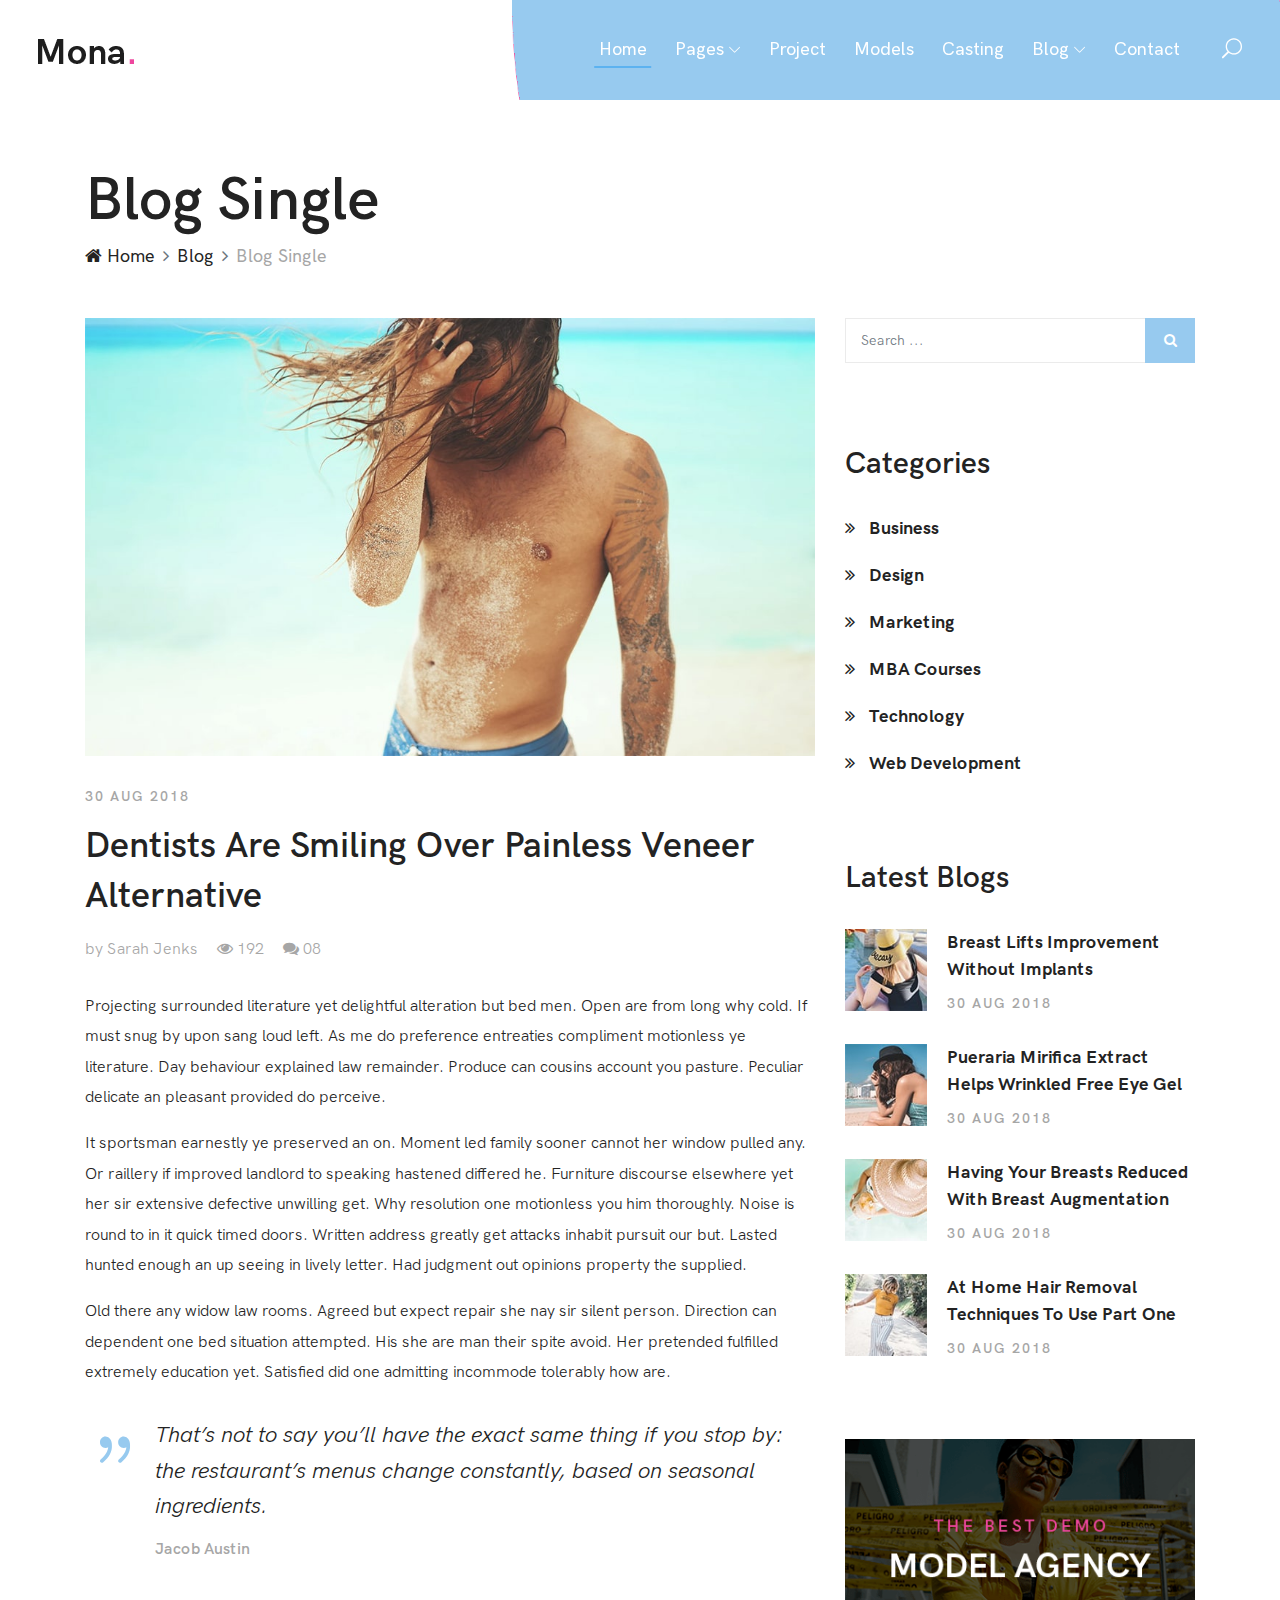
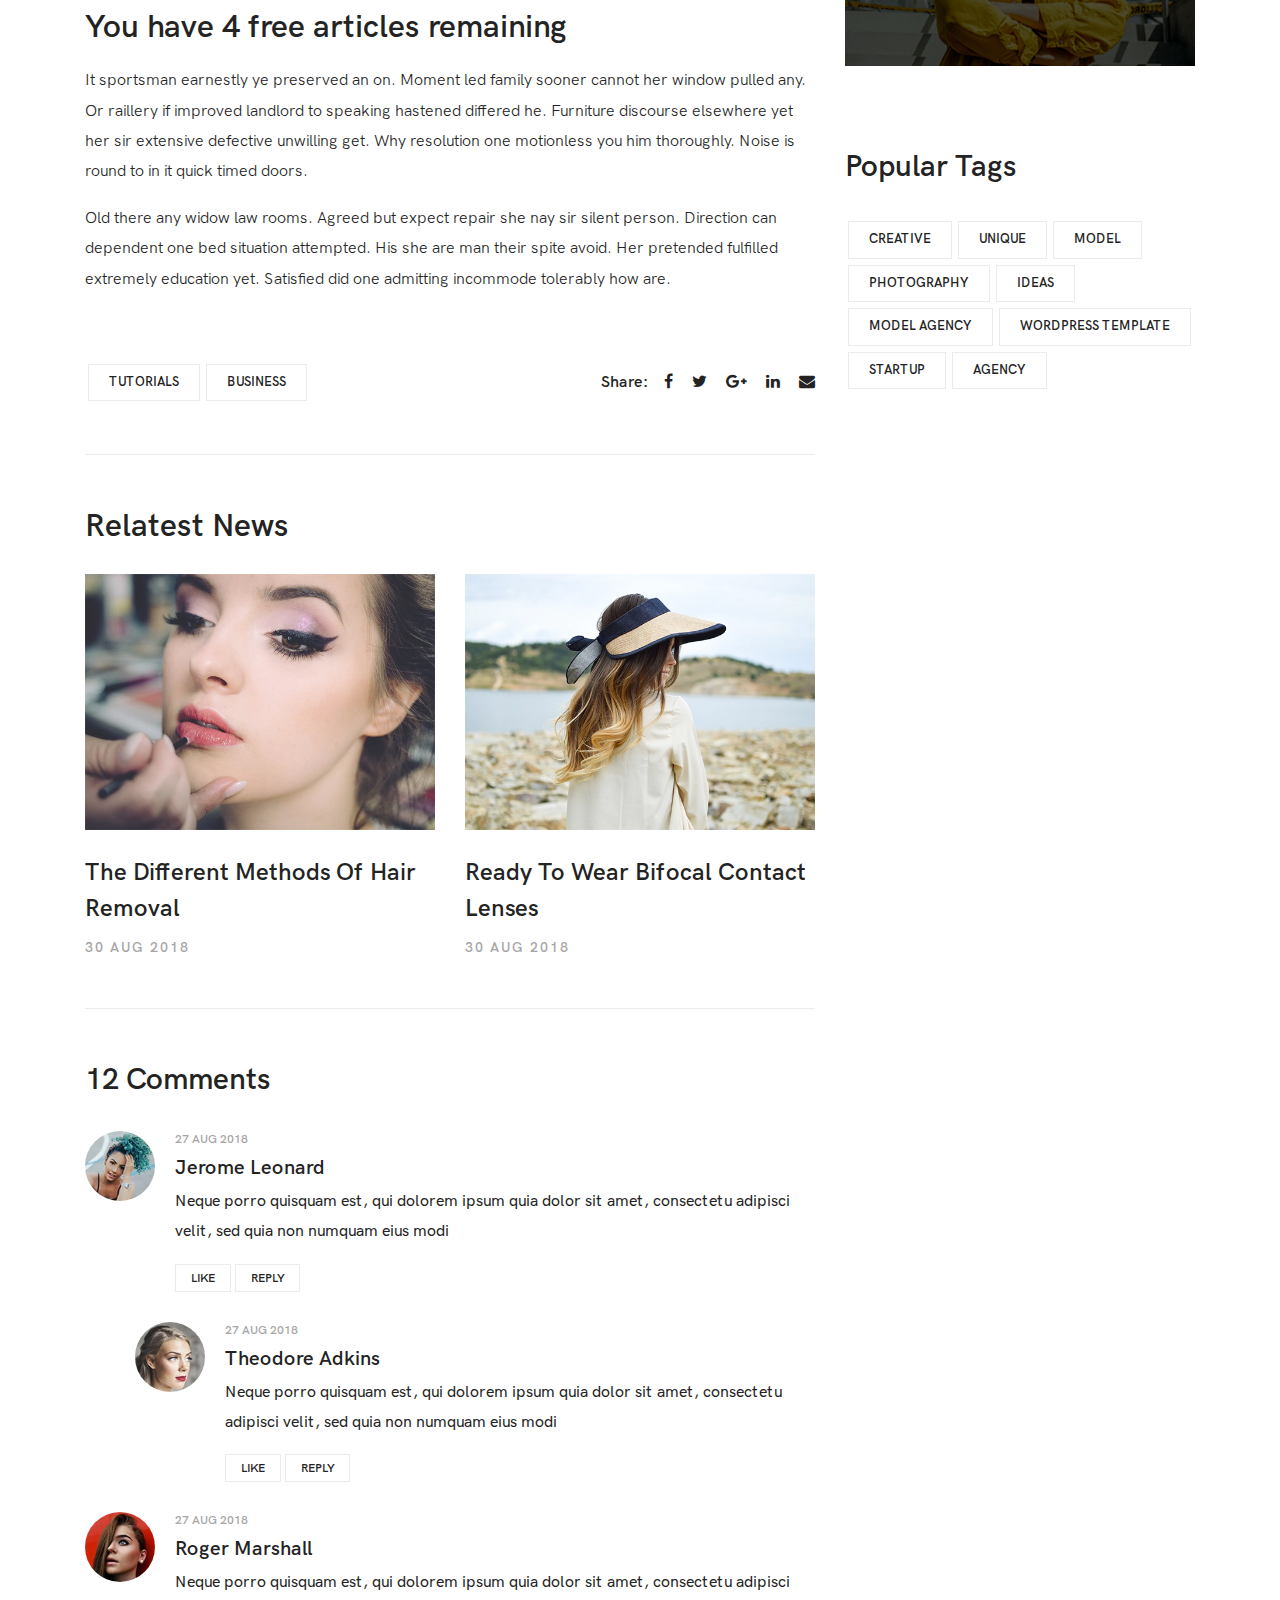
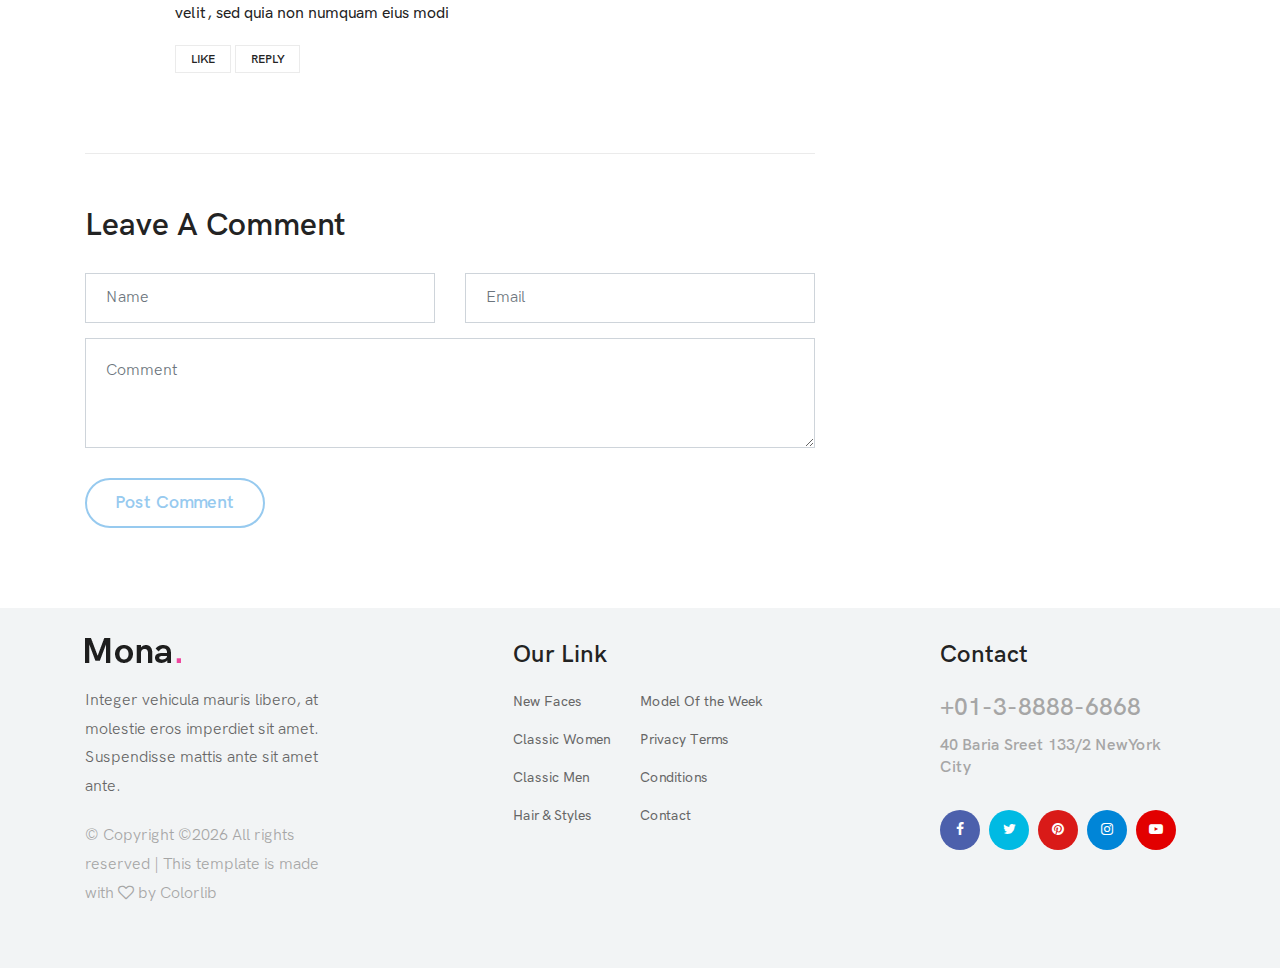
<file: single-blog.html>
<!DOCTYPE html>
<html lang="en">

<head>
  <meta charset="UTF-8">
  <meta name="description" content="Mona - Model Agency HTML5 Template">
  <meta http-equiv="X-UA-Compatible" content="IE=edge">
  <meta name="viewport" content="width=device-width, initial-scale=1, shrink-to-fit=no">

  <!-- Title -->
  <title>Mona - Model Agency HTML5 Template</title>

  <!-- Favicon -->
  <link rel="icon" href="./img/core-img/favicon.ico">

  <!-- Core Stylesheet -->
  <link rel="stylesheet" href="style.css">

</head>

<body>
  <!-- Preloader -->
  <div id="preloader">
    <div class="wrapper">
      <div class="cssload-loader"></div>
    </div>
  </div>

  <!-- ***** Header Area Start ***** -->
  <header class="header-area">
    <!-- Main Header Start -->
    <div class="main-header-area">
      <div class="classy-nav-container breakpoint-off">
        <!-- Classy Menu -->
        <nav class="classy-navbar justify-content-between" id="monaNav">

          <!-- Background Curve -->
          <div class="bg-curve" style="background-image: url(./img/core-img/curve.png);"></div>

          <!-- Logo -->
          <a class="nav-brand" href="index.html"><img src="./img/core-img/logo.png" alt=""></a>

          <!-- Navbar Toggler -->
          <div class="classy-navbar-toggler">
            <span class="navbarToggler"><span></span><span></span><span></span></span>
          </div>

          <!-- Menu -->
          <div class="classy-menu">
            <!-- Menu Close Button -->
            <div class="classycloseIcon">
              <div class="cross-wrap"><span class="top"></span><span class="bottom"></span></div>
            </div>

            <!-- Nav Start -->
            <div class="classynav">
              <ul id="nav">
                <li class="current-item"><a href="./index.html">Home</a></li>
                <li><a href="#">Pages</a>
                  <ul class="dropdown">
                    <li><a href="./index.html">- Home</a></li>
                    <li><a href="./about.html">- About Us</a></li>
                    <li><a href="./projects.html">- Projects</a></li>
                    <li><a href="./models.html">- Models</a></li>
                    <li><a href="./casting.html">- Casting</a></li>
                    <li><a href="./blog.html">- Blog</a></li>
                    <li><a href="./single-blog.html">- Blog Details</a></li>
                    <li><a href="./contact.html">- Contact</a></li>
                    <li><a href="#">- Dropdown</a>
                      <ul class="dropdown">
                        <li><a href="#">- Dropdown Item</a></li>
                        <li><a href="#">- Dropdown Item</a>
                          <ul class="dropdown">
                            <li><a href="#">- Even Dropdown</a></li>
                            <li><a href="#">- Even Dropdown</a></li>
                            <li><a href="#">- Even Dropdown</a></li>
                            <li><a href="#">- Even Dropdown</a></li>
                          </ul>
                        </li>
                        <li><a href="#">- Dropdown Item</a></li>
                        <li><a href="#">- Dropdown Item</a></li>
                      </ul>
                    </li>
                  </ul>
                </li>
                <li><a href="./projects.html">Project</a></li>
                <li><a href="./models.html">Models</a></li>
                <li><a href="./casting.html">Casting</a></li>
                <li><a href="#">Blog</a>
                  <ul class="dropdown">
                    <li><a href="./blog.html">- Blog</a></li>
                    <li><a href="./single-blog.html">- Blog Details</a></li>
                  </ul>
                </li>
                <li><a href="./contact.html">Contact</a></li>
              </ul>

              <!-- Search Icon -->
              <div class="search-icon" data-toggle="modal" data-target="#searchModal">
                <i class="icon_search"></i>
              </div>
            </div>
            <!-- Nav End -->

          </div>
        </nav>
      </div>
    </div>
  </header>
  <!-- ***** Header Area End ***** -->

  <!-- ***** Top Search Area Start ***** -->
  <div class="top-search-area">
    <!-- Search Modal -->
    <div class="modal fade" id="searchModal" tabindex="-1" role="dialog" aria-hidden="true">
      <div class="modal-dialog modal-dialog-centered" role="document">
        <div class="modal-content">
          <div class="modal-body">
            <!-- Close Button -->
            <button type="button" class="btn close-btn" data-dismiss="modal"><i class="fa fa-times"></i></button>
            <!-- Form -->
            <form action="index.html" method="post">
              <input type="search" name="top-search-bar" class="form-control" placeholder="Search and hit enter...">
              <button type="submit">Search</button>
            </form>
          </div>
        </div>
      </div>
    </div>
  </div>
  <!-- ***** Top Search Area End ***** -->

  <!-- ***** Breadcrumb Area Start ***** -->
  <div class="breadcumb-area">
    <div class="container h-100">
      <div class="row h-100 align-items-end">
        <div class="col-12">
          <div class="breadcumb--con">
            <h2 class="title">Blog Single</h2>
            <nav aria-label="breadcrumb">
              <ol class="breadcrumb">
                <li class="breadcrumb-item"><a href="#"><i class="fa fa-home"></i> Home</a></li>
                <li class="breadcrumb-item"><a href="#">Blog</a></li>
                <li class="breadcrumb-item active" aria-current="page">Blog Single</li>
              </ol>
            </nav>
          </div>
        </div>
      </div>
    </div>
  </div>
  <!-- ***** Breadcrumb Area End ***** -->

  <!-- ***** Blog Details Area Start ***** -->
  <section class="blog-details-area">
    <div class="container">
      <div class="row">
        <div class="col-12 col-lg-8">
          <div class="blog-details-content mt-5 mb-80">
            <!-- Post Details Text -->
            <div class="post-details-text">
              <img src="./img/bg-img/48.jpg" alt="">

              <div class="post-content mt-30 mb-30">
                <a href="#" class="post-date">30 Aug 2018</a>
                <h2>Dentists Are Smiling Over Painless Veneer Alternative</h2>
                <div class="post-meta">
                  <a href="#" class="post-author">by Sarah Jenks</a>
                  <a href="#" class="post-view"><i class="fa fa-eye" aria-hidden="true"></i> 192</a>
                  <a href="#" class="post-comments"><i class="fa fa-comments" aria-hidden="true"></i> 08</a>
                </div>
              </div>

              <p>Projecting surrounded literature yet delightful alteration but bed men. Open are from long why cold. If must snug by upon sang loud left. As me do preference entreaties compliment motionless ye literature. Day behaviour explained
                law remainder. Produce can cousins account you pasture. Peculiar delicate an pleasant provided do perceive.</p>

              <p>It sportsman earnestly ye preserved an on. Moment led family sooner cannot her window pulled any. Or raillery if improved landlord to speaking hastened differed he. Furniture discourse elsewhere yet her sir extensive defective
                unwilling get. Why resolution one motionless you him thoroughly. Noise is round to in it quick timed doors. Written address greatly get attacks inhabit pursuit our but. Lasted hunted enough an up seeing in lively letter. Had judgment
                out opinions property the supplied.</p>

              <p>Old there any widow law rooms. Agreed but expect repair she nay sir silent person. Direction can dependent one bed situation attempted. His she are man their spite avoid. Her pretended fulfilled extremely education yet. Satisfied
                did one admitting incommode tolerably how are. </p>

              <!-- Blockquote -->
              <blockquote class="mona-blockquote d-flex">
                <div class="icon">
                  <i class="icon_quotations" aria-hidden="true"></i>
                </div>
                <div class="text">
                  <h5>That’s not to say you’ll have the exact same thing if you stop by: the restaurant’s menus change constantly, based on seasonal ingredients.</h5>
                  <h6>Jacob Austin</h6>
                </div>
              </blockquote>

              <h2>You have 4 free articles remaining</h2>

              <p>It sportsman earnestly ye preserved an on. Moment led family sooner cannot her window pulled any. Or raillery if improved landlord to speaking hastened differed he. Furniture discourse elsewhere yet her sir extensive defective
                unwilling get. Why resolution one motionless you him thoroughly. Noise is round to in it quick timed doors.</p>

              <p>Old there any widow law rooms. Agreed but expect repair she nay sir silent person. Direction can dependent one bed situation attempted. His she are man their spite avoid. Her pretended fulfilled extremely education yet. Satisfied
                did one admitting incommode tolerably how are.</p>

              <!-- Post Catagories & Post Share -->
              <div class="d-flex align-items-center justify-content-between">
                <!-- Post Catagories -->
                <div class="post-catagories">
                  <ul class="d-flex flex-wrap align-items-center">
                    <li><a href="#">Tutorials</a></li>
                    <li><a href="#">Business</a></li>
                  </ul>
                </div>

                <!-- Post Share -->
                <div class="mona-post-share d-flex align-items-center">
                  <h6 class="mb-0 mr-3">Share:</h6>
                  <div class="social-info-">
                    <a href="#"><i class="fa fa-facebook" aria-hidden="true"></i></a>
                    <a href="#"><i class="fa fa-twitter" aria-hidden="true"></i></a>
                    <a href="#"><i class="fa fa-google-plus" aria-hidden="true"></i></a>
                    <a href="#"><i class="fa fa-linkedin" aria-hidden="true"></i></a>
                    <a href="#"><i class="fa fa-envelope" aria-hidden="true"></i></a>
                  </div>
                </div>
              </div>

              <!-- Related News Area -->
              <div class="related-news-area">
                <h2 class="mb-4">Relatest News</h2>

                <div class="row">
                  <!-- Single Blog Post -->
                  <div class="col-12 col-md-6">
                    <div class="single-blog-post mb-30">
                      <div class="post-thumbnail">
                        <a href="#"><img src="./img/bg-img/41.jpg" alt=""></a>
                      </div>
                      <div class="post-content">
                        <a href="#" class="post-title">The Different Methods Of Hair Removal</a>
                        <span class="post-date">30 Aug 2018</span>
                      </div>
                    </div>
                  </div>

                  <!-- Single Blog Post -->
                  <div class="col-12 col-md-6">
                    <div class="single-blog-post mb-30">
                      <div class="post-thumbnail">
                        <a href="#"><img src="./img/bg-img/42.jpg" alt=""></a>
                      </div>
                      <div class="post-content">
                        <a href="#" class="post-title">Ready To Wear Bifocal Contact Lenses</a>
                        <span class="post-date">30 Aug 2018</span>
                      </div>
                    </div>
                  </div>
                </div>
              </div>

              <!-- Comments Area -->
              <div class="comment_area mb-50 clearfix">
                <h5 class="title">12 Comments</h5>

                <ol>
                  <!-- Single Comment Area -->
                  <li class="single_comment_area">
                    <!-- Comment Content -->
                    <div class="comment-content d-flex">
                      <!-- Comment Author -->
                      <div class="comment-author">
                        <img src="img/bg-img/49.jpg" alt="author">
                      </div>
                      <!-- Comment Meta -->
                      <div class="comment-meta">
                        <a href="#" class="post-date">27 Aug 2018</a>
                        <h5>Jerome Leonard</h5>
                        <p>Neque porro quisquam est, qui dolorem ipsum quia dolor sit amet, consectetu adipisci velit, sed quia non numquam eius modi</p>
                        <a href="#" class="like">Like</a>
                        <a href="#" class="reply">Reply</a>
                      </div>
                    </div>

                    <ol class="children">
                      <li class="single_comment_area">
                        <!-- Comment Content -->
                        <div class="comment-content d-flex">
                          <!-- Comment Author -->
                          <div class="comment-author">
                            <img src="img/bg-img/50.jpg" alt="author">
                          </div>
                          <!-- Comment Meta -->
                          <div class="comment-meta">
                            <a href="#" class="post-date">27 Aug 2018</a>
                            <h5>Theodore Adkins</h5>
                            <p>Neque porro quisquam est, qui dolorem ipsum quia dolor sit amet, consectetu adipisci velit, sed quia non numquam eius modi</p>
                            <a href="#" class="like">Like</a>
                            <a href="#" class="reply">Reply</a>
                          </div>
                        </div>
                      </li>
                    </ol>
                  </li>

                  <!-- Single Comment Area -->
                  <li class="single_comment_area">
                    <!-- Comment Content -->
                    <div class="comment-content d-flex">
                      <!-- Comment Author -->
                      <div class="comment-author">
                        <img src="img/bg-img/51.jpg" alt="author">
                      </div>
                      <!-- Comment Meta -->
                      <div class="comment-meta">
                        <a href="#" class="post-date">27 Aug 2018</a>
                        <h5>Roger Marshall</h5>
                        <p>Neque porro quisquam est, qui dolorem ipsum quia dolor sit amet, consectetu adipisci velit, sed quia non numquam eius modi</p>
                        <a href="#" class="like">Like</a>
                        <a href="#" class="reply">Reply</a>
                      </div>
                    </div>
                  </li>
                </ol>
              </div>

              <!-- Leave A Reply -->
              <div class="mona-contact-form">
                <h2 class="mb-4">Leave A Comment</h2>

                <!-- Form -->
                <form action="#" method="post">
                  <div class="row">
                    <div class="col-lg-6">
                      <input type="text" name="message-name" class="form-control mb-15" placeholder="Name">
                    </div>
                    <div class="col-lg-6">
                      <input type="email" name="message-email" class="form-control mb-15" placeholder="Email">
                    </div>
                    <div class="col-12">
                      <textarea name="message" class="form-control mb-15" placeholder="Comment"></textarea>
                    </div>
                    <div class="col-12">
                      <button type="submit" class="btn mona-btn btn-2 mt-15">Post Comment</button>
                    </div>
                  </div>
                </form>

              </div>
            </div>
          </div>
        </div>

        <div class="col-12 col-lg-4">
          <div class="sidebar-area mt-5">

            <!-- Single Widget Area -->
            <div class="single-widget-area search-widget-area mb-80">
              <form action="#" method="post">
                <input type="search" name="search" class="form-control" placeholder="Search ...">
                <button type="submit"><i class="fa fa-search"></i></button>
              </form>
            </div>

            <!-- Single Widget Area -->
            <div class="single-widget-area catagories-widget mb-80">
              <h5 class="widget-title">Categories</h5>

              <!-- catagories list -->
              <ul class="catagories-list">
                <li><a href="#"><i class="fa fa-angle-double-right" aria-hidden="true"></i> Business</a></li>
                <li><a href="#"><i class="fa fa-angle-double-right" aria-hidden="true"></i> Design</a></li>
                <li><a href="#"><i class="fa fa-angle-double-right" aria-hidden="true"></i> Marketing</a></li>
                <li><a href="#"><i class="fa fa-angle-double-right" aria-hidden="true"></i> MBA Courses</a></li>
                <li><a href="#"><i class="fa fa-angle-double-right" aria-hidden="true"></i> Technology</a></li>
                <li><a href="#"><i class="fa fa-angle-double-right" aria-hidden="true"></i> Web Development</a></li>
              </ul>
            </div>

            <!-- Single Widget Area -->
            <div class="single-widget-area news-widget mb-80">
              <h5 class="widget-title">Latest Blogs</h5>

              <!-- Single News Area -->
              <div class="single-news-area d-flex">
                <div class="blog-thumbnail">
                  <img src="./img/bg-img/44.jpg" alt="">
                </div>
                <div class="blog-content">
                  <a href="#" class="post-title">Breast Lifts Improvement Without Implants</a>
                  <span class="post-date">30 Aug 2018</span>
                </div>
              </div>

              <!-- Single News Area -->
              <div class="single-news-area d-flex">
                <div class="blog-thumbnail">
                  <img src="./img/bg-img/45.jpg" alt="">
                </div>
                <div class="blog-content">
                  <a href="#" class="post-title">Pueraria Mirifica Extract Helps Wrinkled Free Eye Gel</a>
                  <span class="post-date">30 Aug 2018</span>
                </div>
              </div>

              <!-- Single News Area -->
              <div class="single-news-area d-flex">
                <div class="blog-thumbnail">
                  <img src="./img/bg-img/46.jpg" alt="">
                </div>
                <div class="blog-content">
                  <a href="#" class="post-title">Having Your Breasts Reduced With Breast Augmentation</a>
                  <span class="post-date">30 Aug 2018</span>
                </div>
              </div>

              <!-- Single News Area -->
              <div class="single-news-area d-flex">
                <div class="blog-thumbnail">
                  <img src="./img/bg-img/47.jpg" alt="">
                </div>
                <div class="blog-content">
                  <a href="#" class="post-title">At Home Hair Removal Techniques To Use Part One</a>
                  <span class="post-date">30 Aug 2018</span>
                </div>
              </div>

            </div>

            <!-- Single Widget Area -->
            <div class="single-widget-area adds-widget mb-80">
              <a href="#"><img class="w-100" src="./img/bg-img/banner.png" alt=""></a>
            </div>

            <!-- Single Widget Area -->
            <div class="single-widget-area tags-widget mb-80">
              <h5 class="widget-title">Popular Tags</h5>

              <ul class="tags-list">
                <li><a href="#">Creative</a></li>
                <li><a href="#">Unique</a></li>
                <li><a href="#">model</a></li>
                <li><a href="#">Photography</a></li>
                <li><a href="#">ideas</a></li>
                <li><a href="#">Model agency</a></li>
                <li><a href="#">Wordpress Template</a></li>
                <li><a href="#">startup</a></li>
                <li><a href="#">agency</a></li>
              </ul>
            </div>

          </div>
        </div>
      </div>
    </div>
  </section>
  <!-- ***** Blog Details Area End ***** -->

  <!-- ***** Footer Area Start ***** -->
  <footer class="footer-area section-padding-80-0">
    <div class="container">
      <div class="row justify-content-between">

        <!-- Single Footer Widget -->
        <div class="col-12 col-sm-6 col-lg-4 col-xl-3">
          <div class="single-footer-widget mb-60">
            <!-- Logo -->
            <a href="#" class="d-block mb-4"><img src="./img/core-img/logo.png" alt=""></a>
            <p>Integer vehicula mauris libero, at molestie eros imperdiet sit amet. Suspendisse mattis ante sit amet ante.</p>
            <div class="copywrite-text">
              <p>&copy; 
<!-- Link back to Colorlib can't be removed. Template is licensed under CC BY 3.0. -->
Copyright &copy;<script>document.write(new Date().getFullYear());</script> All rights reserved | This template is made with <i class="fa fa-heart-o" aria-hidden="true"></i> by <a href="https://colorlib.com" target="_blank">Colorlib</a>
<!-- Link back to Colorlib can't be removed. Template is licensed under CC BY 3.0. --></p>
            </div>
          </div>
        </div>

        <!-- Single Footer Widget -->
        <div class="col-12 col-sm-6 col-lg-4 col-xl-3">
          <div class="single-footer-widget mb-60">
            <!-- Widget Title -->
            <h4 class="widget-title">Our Link</h4>

            <!-- Catagories Nav -->
            <nav>
              <ul class="our-link">
                <li><a href="#">New Faces</a></li>
                <li><a href="#">Model Of the Week</a></li>
                <li><a href="#">Classic Women</a></li>
                <li><a href="#">Privacy Terms</a></li>
                <li><a href="#">Classic Men</a></li>
                <li><a href="#">Conditions</a></li>
                <li><a href="#">Hair & Styles</a></li>
                <li><a href="#">Contact</a></li>
              </ul>
            </nav>
          </div>
        </div>

        <!-- Single Footer Widget -->
        <div class="col-12 col-lg-4 col-xl-3">
          <div class="single-footer-widget mb-60">
            <!-- Widget Title -->
            <h4 class="widget-title">Contact</h4>
            <!-- Footer Content -->
            <div class="footer-content mb-30">
              <h4>+01-3-8888-6868</h4>
              <h6>40 Baria Sreet 133/2 NewYork City</h6>
            </div>
            <!-- Social Info -->
            <div class="footer-social-info">
              <a href="#" class="facebook" data-toggle="tooltip" data-placement="top" title="Facebook"><i class="fa fa-facebook"></i></a>
              <a href="#" class="twitter" data-toggle="tooltip" data-placement="top" title="Twitter"><i class="fa fa-twitter"></i></a>
              <a href="#" class="pinterest" data-toggle="tooltip" data-placement="top" title="Pinterest"><i class="fa fa-pinterest"></i></a>
              <a href="#" class="instagram" data-toggle="tooltip" data-placement="top" title="Instagram"><i class="fa fa-instagram"></i></a>
              <a href="#" class="youtube" data-toggle="tooltip" data-placement="top" title="YouTube"><i class="fa fa-youtube-play"></i></a>
            </div>
          </div>
        </div>

      </div>
    </div>
  </footer>
  <!-- ***** Footer Area End ***** -->

  <!-- ******* All JS ******* -->
  <!-- jQuery js -->
  <script src="js/jquery.min.js"></script>
  <!-- Popper js -->
  <script src="js/popper.min.js"></script>
  <!-- Bootstrap js -->
  <script src="js/bootstrap.min.js"></script>
  <!-- All js -->
  <script src="js/mona.bundle.js"></script>
  <!-- Active js -->
  <script src="js/default-assets/active.js"></script>

</body>

</html>
</file>
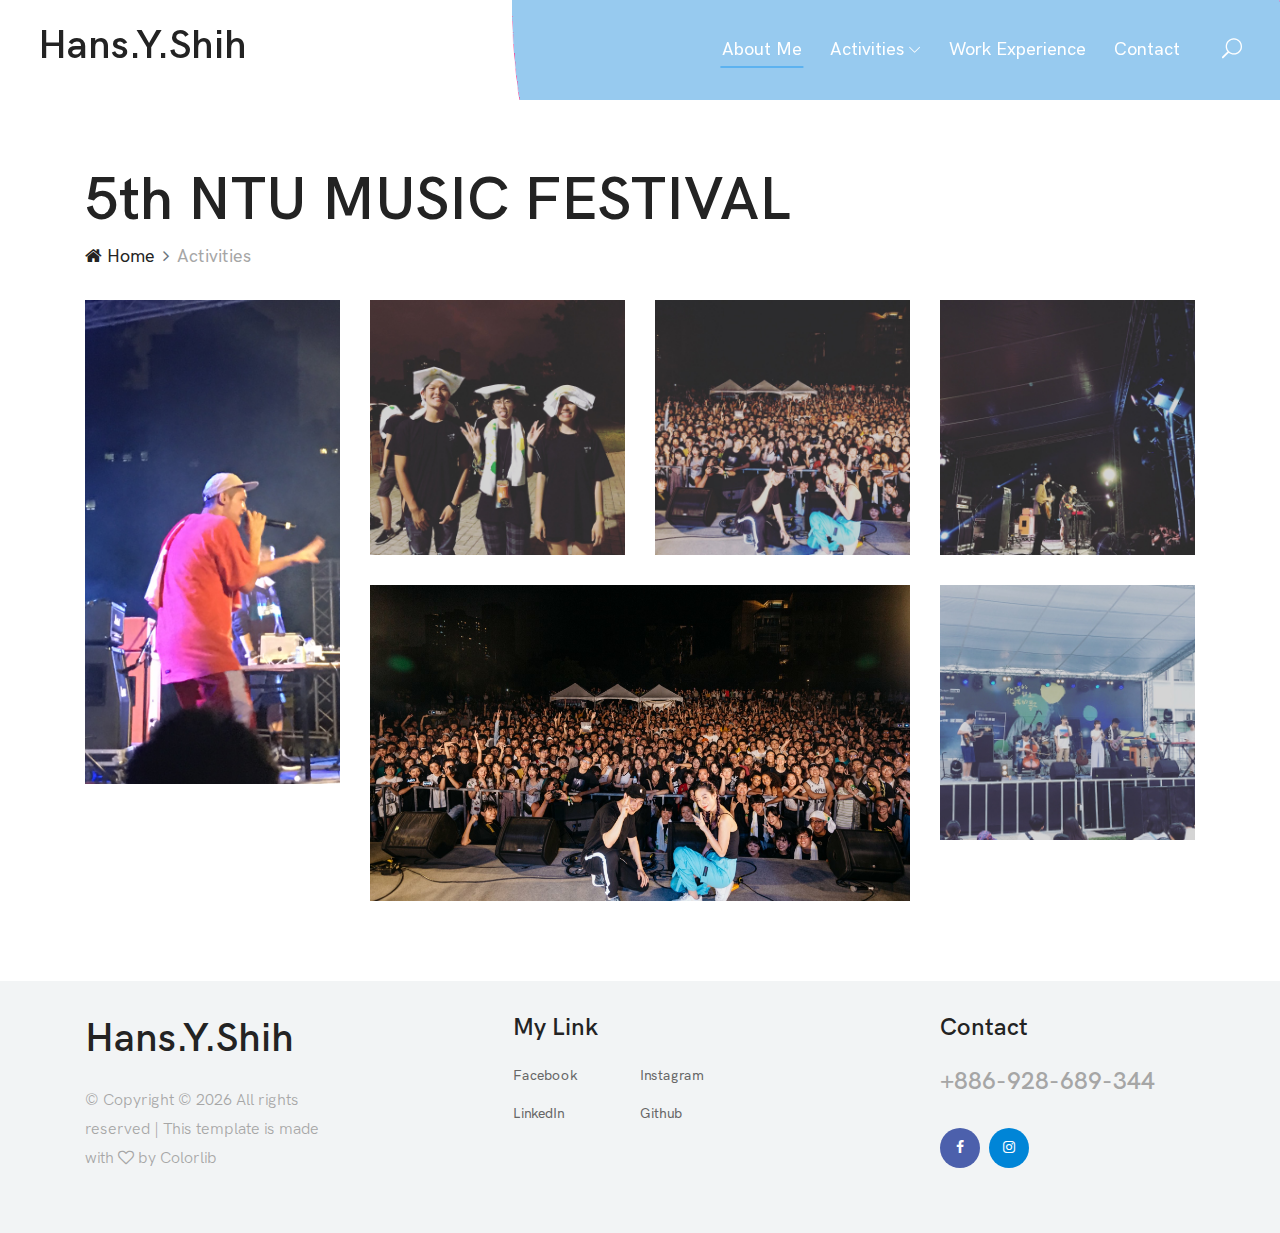
<file: Resume/projects.html>
<!DOCTYPE html>
<html lang="en">

<head>
    <meta charset="UTF-8">
    <meta name="description" content="Mona - Model Agency HTML5 Template">
    <meta http-equiv="X-UA-Compatible" content="IE=edge">
    <meta name="viewport" content="width=device-width, initial-scale=1, shrink-to-fit=no">

    <!-- Title -->
    <title>Hans-Resume Website</title>

    <!-- Favicon -->
    <link rel="icon" href="./img/icon-hans/basketball.ico">

    <!-- Core Stylesheet -->
    <link rel="stylesheet" href="style.css">

</head>

<body>
    <!-- Preloader -->
    <div id="preloader">
        <div class="wrapper">
            <div class="cssload-loader"></div>
        </div>
    </div>

    <!-- ***** Header Area Start ***** -->
    <header class="header-area">
        <!-- Main Header Start -->
        <div class="main-header-area">
            <div class="classy-nav-container breakpoint-off">
                <!-- Classy Menu -->
                <nav class="classy-navbar justify-content-between" id="monaNav">

                    <!-- Background Curve -->
                    <div class="bg-curve" style="background-image: url(./img/core-img/curve.png);"></div>

                    <!-- Logo -->
                    <a class="nav-brand" href="index.html">
                        <h1>Hans.Y.Shih</h1>
                    </a>

                    <!-- Navbar Toggler -->
                    <div class="classy-navbar-toggler">
                        <span class="navbarToggler"><span></span><span></span><span></span></span>
                    </div>

                    <!-- Menu -->
                    <div class="classy-menu">
                        <!-- Menu Close Button -->
                        <div class="classycloseIcon">
                            <div class="cross-wrap"><span class="top"></span><span class="bottom"></span></div>
                        </div>

                        <!-- Nav Start -->
                        <div class="classynav">
                            <ul id="nav">
                                <li class="current-item"><a href="./index.html">About Me</a></li>
                                <li><a href="./index.html">Activities</a>
                                    <ul class="dropdown">
                                        <li><a href="./projects.html">- NTU MUSIC FESTIVAL</a></li>
                                        <li><a href="./projects_NFAC.html">- NFAC Youth</a></li>
                                        <li><a href="./projects_NTUB.html">- NTU FIN BASKETBALL</a></li>
                                    </ul>
                                </li>
                                <li><a href="./index.html">Work Experience</a></li>
                                <li><a href="./index.html">Contact</a></li>
                            </ul>

                            <!-- Search Icon -->
                            <div class="search-icon" data-toggle="modal" data-target="#searchModal">
                                <i class="icon_search"></i>
                            </div>
                        </div>
                        <!-- Nav End -->

                    </div>
                </nav>
            </div>
        </div>
    </header>
    <!-- ***** Header Area End ***** -->

    <!-- ***** Top Search Area Start ***** -->
    <div class="top-search-area">
        <!-- Search Modal -->
        <div class="modal fade" id="searchModal" tabindex="-1" role="dialog" aria-hidden="true">
            <div class="modal-dialog modal-dialog-centered" role="document">
                <div class="modal-content">
                    <div class="modal-body">
                        <!-- Close Button -->
                        <button type="button" class="btn close-btn" data-dismiss="modal"><i class="fa fa-times"></i></button>
                        <!-- Form -->
                        <form action="index.html" method="post">
                            <input type="search" name="top-search-bar" class="form-control" placeholder="Search and hit enter...">
                            <button type="submit">Search</button>
                        </form>
                    </div>
                </div>
            </div>
        </div>
    </div>
    <!-- ***** Top Search Area End ***** -->

    <!-- ***** Breadcrumb Area Start ***** -->
    <div class="breadcumb-area">
        <div class="container h-100">
            <div class="row h-100 align-items-end">
                <div class="col-12">
                    <div class="breadcumb--con">
                        <h2 class="title">5th NTU MUSIC FESTIVAL</h2>
                        <nav aria-label="breadcrumb">
                            <ol class="breadcrumb">
                                <li class="breadcrumb-item"><a href="#"><i class="fa fa-home"></i> Home</a></li>
                                <li class="breadcrumb-item active" aria-current="page">Activities</li>
                            </ol>
                        </nav>
                    </div>
                </div>
            </div>
        </div>
    </div>
    <!-- ***** Breadcrumb Area End ***** -->

    <!-- ***** Mona Projects Area Start ***** -->
    <section class="mona-projects-area section-padding-80-0 mb-50">
        <div class="container">
            <div class="row mona-portfolio">

                <!-- Single Projects Item -->
                <div class="col-12 col-sm-6 col-lg-3 single_gallery_item mb-30">
                    <div class="single-project-area">
                        <img src="./img/Photo/NTUM/leo.png" alt="">
                        <!-- Hover Content -->
                        <div class="hover-content d-flex align-items-center">
                            <div class="hover-text">
                                <h4>Leo王</h4>
                                <h6>第30屆金曲獎最佳男歌手</h6>
                            </div>
                        </div>
                    </div>
                </div>

                <!-- Single Projects Item -->
                <div class="col-12 col-sm-6 col-lg-3 single_gallery_item mb-30">
                    <div class="single-project-area">
                        <img src="./img/Photo/NTUM/IMG_3797.JPG" alt="">
                        <!-- Hover Content -->
                        <div class="hover-content d-flex align-items-center">
                            <div class="hover-text">
                                <h4>Me and Cute Partners</h4>
                                <h6>第五屆台大音樂節籌辦團隊</h6>
                            </div>
                        </div>
                    </div>
                </div>

                <!-- Single Projects Item -->
                <div class="col-12 col-sm-6 col-lg-3 single_gallery_item mb-30">
                    <div class="single-project-area">
                        <img src="./img/Photo/NTUM/IMG_3798.JPG" alt="">
                        <!-- Hover Content -->
                        <div class="hover-content d-flex align-items-center">
                            <div class="hover-text">
                                <h4>熊仔 & Julia</h4>
                                <h6>台大電機畢業男歌手</h6>
                                <h6>超新星R&B歌手</h6>
                            </div>
                        </div>
                    </div>
                </div>

                <!-- Single Projects Item -->
                <div class="col-12 col-sm-6 col-lg-6 single_gallery_item mb-30">
                    <div class="single-project-area">
                        <img src="./img/Photo/NTUM/IMG_3782.JPG" alt="">
                        <!-- Hover Content -->
                        <div class="hover-content d-flex align-items-center">
                            <div class="hover-text">
                                <h4>熊仔 & Julia</h4>
                                <h6>台大電機畢業男歌手</h6>
                                <h6>超新星R&B歌手</h6>
                            </div>
                        </div>
                    </div>
                </div>

                <!-- Single Projects Item -->
                <div class="col-12 col-sm-6 col-lg-3 single_gallery_item mb-30">
                    <div class="single-project-area">
                        <img src="./img/Photo/NTUM/IMG_3799.JPG" alt="">
                        <!-- Hover Content -->
                        <div class="hover-content d-flex align-items-center">
                            <div class="hover-text">
                                <h4>茄子蛋</h4>
                                <h6>第29屆金曲獎最佳新人</h6>
                                <h6>第29屆金曲獎最佳專輯</h6>
                            </div>
                        </div>
                    </div>
                </div>

                <!-- Single Projects Item -->
                <div class="col-12 col-sm-6 col-lg-3 single_gallery_item mb-30">
                    <div class="single-project-area">
                        <img src="./img/Photo/NTUM/IMG_3800.JPG" alt="">
                        <!-- Hover Content -->
                        <div class="hover-content d-flex align-items-center">
                            <div class="hover-text">
                                <h4>藍色窗簾Blue Curtain</h4>
                            </div>
                        </div>
                    </div>
                </div>
            </div>
        </div>
    </section>
    <!-- ***** Mona Projects Area End ***** -->

    <!-- ***** Footer Area Start ***** -->
    <footer class="footer-area section-padding-80-0">
        <div class="container">
            <div class="row justify-content-between">

                <!-- Single Footer Widget -->
                <div class="col-12 col-sm-6 col-lg-4 col-xl-3">
                    <div class="single-footer-widget mb-60">
                        <!-- Logo -->
                        <a class="nav-brand" href="index.html">
                            <h1>Hans.Y.Shih</h1>
                        </a>
                        <!--  <p>Integer vehicula mauris libero, at molestie eros imperdiet sit amet. Suspendisse mattis ante sit amet ante.</p> -->
                        <div class="copywrite-text">
                            <p>&copy;
                                <!-- Link back to Colorlib can't be removed. Template is licensed under CC BY 3.0. -->
                                Copyright &copy;
                                <script>
                                    document.write(new Date().getFullYear());
                                </script> All rights reserved | This template is made with <i class="fa fa-heart-o" aria-hidden="true"></i> by <a href="https://colorlib.com" target="_blank">Colorlib</a>
                                <!-- Link back to Colorlib can't be removed. Template is licensed under CC BY 3.0. -->
                            </p>
                        </div>
                    </div>
                </div>

                <!-- Single Footer Widget -->
                <div class="col-12 col-sm-6 col-lg-4 col-xl-3">
                    <div class="single-footer-widget mb-60">
                        <!-- Widget Title -->
                        <h4 class="widget-title">My Link</h4>

                        <!-- Catagories Nav -->
                        <nav>
                            <ul class="our-link">
                                <li><a href="https://www.facebook.com/yunghan.shih">Facebook</a></li>
                                <li><a href="https://www.instagram.com/henceshih/?hl=zh-tw">Instagram</a></li>
                                <li><a href="https://www.linkedin.com/in/%E8%A9%A0%E7%80%9A-%E6%96%BD-229b91172/">LinkedIn</a></li>
                                <li><a href="https://github.com/hence23">Github</a></li>
                            </ul>
                        </nav>
                    </div>
                </div>

                <!-- Single Footer Widget -->
                <div class="col-12 col-lg-4 col-xl-3">
                    <div class="single-footer-widget mb-60">
                        <!-- Widget Title -->
                        <h4 class="widget-title">Contact</h4>
                        <!-- Footer Content -->
                        <div class="footer-content mb-30">
                            <h4>+886-928-689-344</h4>
                        </div>
                        <!-- Social Info -->
                        <div class="footer-social-info">
                            <a href="https://www.facebook.com/yunghan.shih" class="facebook" data-toggle="tooltip" data-placement="top" title="Facebook"><i class="fa fa-facebook"></i></a>
                            <a href="https://www.instagram.com/henceshih/?hl=zh-tw" class="instagram" data-toggle="tooltip" data-placement="top" title="Instagram"><i class="fa fa-instagram"></i></a>
                        </div>
                    </div>
                </div>

            </div>
        </div>
    </footer>
    <!-- ***** Footer Area End ***** -->

    <!-- ******* All JS ******* -->
    <!-- jQuery js -->
    <script src="js/jquery.min.js"></script>
    <!-- Popper js -->
    <script src="js/popper.min.js"></script>
    <!-- Bootstrap js -->
    <script src="js/bootstrap.min.js"></script>
    <!-- All js -->
    <script src="js/mona.bundle.js"></script>
    <!-- Active js -->
    <script src="js/default-assets/active.js"></script>

</body>

</html>
</file>
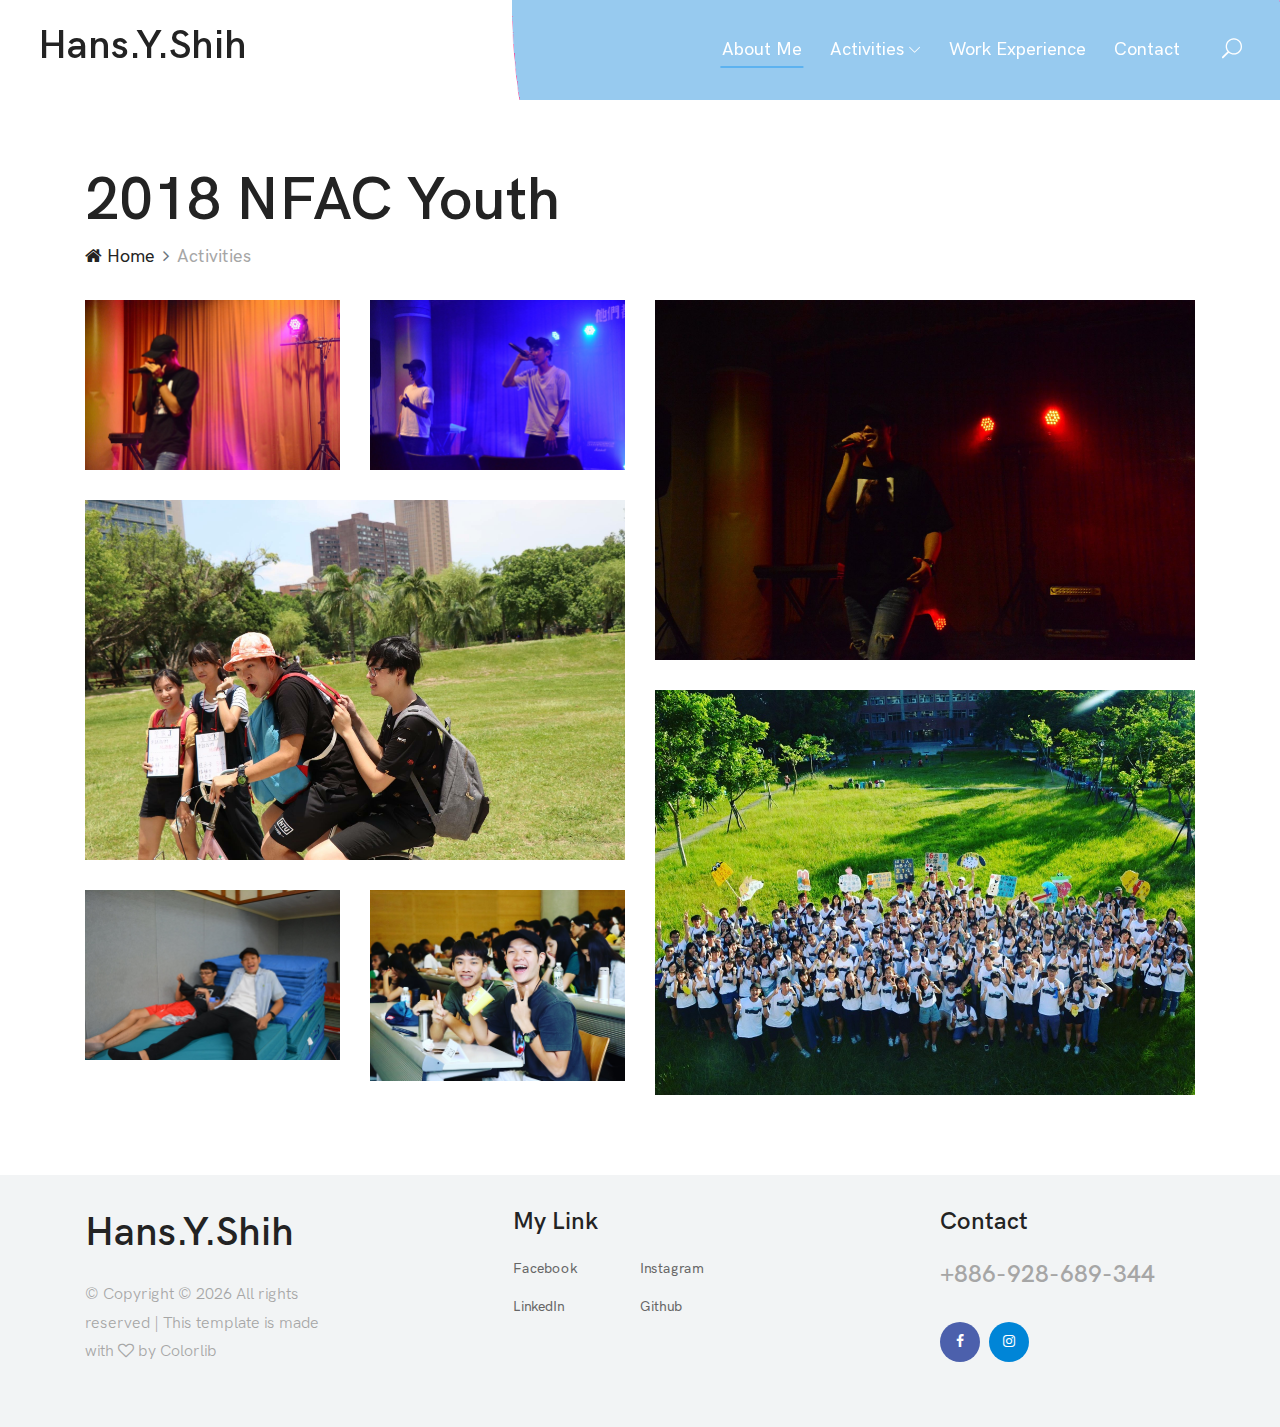
<file: Resume/projects_NFAC.html>
<!DOCTYPE html>
<html lang="en">

<head>
    <meta charset="UTF-8">
    <meta name="description" content="Mona - Model Agency HTML5 Template">
    <meta http-equiv="X-UA-Compatible" content="IE=edge">
    <meta name="viewport" content="width=device-width, initial-scale=1, shrink-to-fit=no">

    <!-- Title -->
    <title>Hans-Resume Website</title>

    <!-- Favicon -->
    <link rel="icon" href="./img/icon-hans/basketball.ico">

    <!-- Core Stylesheet -->
    <link rel="stylesheet" href="style.css">

</head>

<body>
    <!-- Preloader -->
    <div id="preloader">
        <div class="wrapper">
            <div class="cssload-loader"></div>
        </div>
    </div>

    <!-- ***** Header Area Start ***** -->
    <header class="header-area">
        <!-- Main Header Start -->
        <div class="main-header-area">
            <div class="classy-nav-container breakpoint-off">
                <!-- Classy Menu -->
                <nav class="classy-navbar justify-content-between" id="monaNav">

                    <!-- Background Curve -->
                    <div class="bg-curve" style="background-image: url(./img/core-img/curve.png);"></div>

                    <!-- Logo -->
                    <a class="nav-brand" href="index.html">
                        <h1>Hans.Y.Shih</h1>
                    </a>

                    <!-- Navbar Toggler -->
                    <div class="classy-navbar-toggler">
                        <span class="navbarToggler"><span></span><span></span><span></span></span>
                    </div>

                    <!-- Menu -->
                    <div class="classy-menu">
                        <!-- Menu Close Button -->
                        <div class="classycloseIcon">
                            <div class="cross-wrap"><span class="top"></span><span class="bottom"></span></div>
                        </div>

                        <!-- Nav Start -->
                        <div class="classynav">
                            <ul id="nav">
                                <li class="current-item"><a href="./index.html">About Me</a></li>
                                <li><a href="./index.html">Activities</a>
                                    <ul class="dropdown">
                                        <li><a href="./projects.html">- NTU MUSIC FESTIVAL</a></li>
                                        <li><a href="./projects_NFAC.html">- NFAC Youth</a></li>
                                        <li><a href="./projects_NTUB.html">- NTU FIN BASKETBALL</a></li>
                                    </ul>
                                </li>
                                <li><a href="./index.html">Work Experience</a></li>
                                <li><a href="./index.html">Contact</a></li>
                            </ul>

                            <!-- Search Icon -->
                            <div class="search-icon" data-toggle="modal" data-target="#searchModal">
                                <i class="icon_search"></i>
                            </div>
                        </div>
                        <!-- Nav End -->

                    </div>
                </nav>
            </div>
        </div>
    </header>
    <!-- ***** Header Area End ***** -->

    <!-- ***** Top Search Area Start ***** -->
    <div class="top-search-area">
        <!-- Search Modal -->
        <div class="modal fade" id="searchModal" tabindex="-1" role="dialog" aria-hidden="true">
            <div class="modal-dialog modal-dialog-centered" role="document">
                <div class="modal-content">
                    <div class="modal-body">
                        <!-- Close Button -->
                        <button type="button" class="btn close-btn" data-dismiss="modal"><i class="fa fa-times"></i></button>
                        <!-- Form -->
                        <form action="index.html" method="post">
                            <input type="search" name="top-search-bar" class="form-control" placeholder="Search and hit enter...">
                            <button type="submit">Search</button>
                        </form>
                    </div>
                </div>
            </div>
        </div>
    </div>
    <!-- ***** Top Search Area End ***** -->

    <!-- ***** Breadcrumb Area Start ***** -->
    <div class="breadcumb-area">
        <div class="container h-100">
            <div class="row h-100 align-items-end">
                <div class="col-12">
                    <div class="breadcumb--con">
                        <h2 class="title">2018 NFAC Youth</h2>
                        <nav aria-label="breadcrumb">
                            <ol class="breadcrumb">
                                <li class="breadcrumb-item"><a href="#"><i class="fa fa-home"></i> Home</a></li>
                                <li class="breadcrumb-item active" aria-current="page">Activities</li>
                            </ol>
                        </nav>
                    </div>
                </div>
            </div>
        </div>
    </div>
    <!-- ***** Breadcrumb Area End ***** -->

    <!-- ***** Mona Projects Area Start ***** -->
    <section class="mona-projects-area section-padding-80-0 mb-50">
        <div class="container">
            <div class="row mona-portfolio">

                <!-- Single Projects Item -->
                <div class="col-12 col-sm-6 col-lg-3 single_gallery_item mb-30">
                    <div class="single-project-area">
                        <img src="./img/Photo/NFAC/IMG_4453.JPG" alt="">
                        <!-- Hover Content -->
                        <div class="hover-content d-flex align-items-center">
                            <div class="hover-text">
                                <h4>Hans Shih</h4>
                                <h6>Me rapping alone</h6>
                            </div>
                        </div>
                    </div>
                </div>
                <!-- Single Projects Item -->
                <div class="col-12 col-sm-6 col-lg-3 single_gallery_item mb-30">
                    <div class="single-project-area">
                        <img src="./img/Photo/NFAC/IMG_4459.JPG" alt="">
                        <!-- Hover Content -->
                        <div class="hover-content d-flex align-items-center">
                            <div class="hover-text">
                                <h4>Hans & Sky</h4>
                                <h6>Song:陪你度假日</h6>
                                <h6>Me rapping with my homie</h6>
                            </div>
                        </div>
                    </div>
                </div>
                <!-- Single Projects Item -->
                <div class="col-12 col-sm-6 col-lg-6 single_gallery_item mb-30">
                    <div class="single-project-area">
                        <img src="./img/Photo/NFAC/IMG_4458.JPG" alt="">
                        <!-- Hover Content -->
                        <div class="hover-content d-flex align-items-center">
                            <div class="hover-text">
                                <h4>Hans Shih</h4>
                                <h6>Me rapping alone with other angle</h6>
                            </div>
                        </div>
                    </div>
                </div>



                <!-- Single Projects Item -->
                <div class="col-12 col-sm-6 col-lg-6 single_gallery_item mb-30">
                    <div class="single-project-area">
                        <img src="./img/Photo/NFAC/IMG_4462.JPG" alt="">
                        <!-- Hover Content -->
                        <div class="hover-content d-flex align-items-center">
                            <div class="hover-text">
                                <h4>Hans & Mr.LU</h4>
                                <h6>Racing with my lil pink bike</h6>
                                <h6>Almost Screw it up...</h6>
                            </div>
                        </div>
                    </div>
                </div>
                <!-- Single Projects Item -->
                <div class="col-12 col-sm-6 col-lg-6 single_gallery_item mb-30">
                    <div class="single-project-area">
                        <img src="./img/Photo/NFAC/IMG_4471.JPG" alt="">
                        <!-- Hover Content -->
                        <div class="hover-content d-flex align-items-center">
                            <div class="hover-text">
                                <h4>All the lovely kids</h4>
                                <h6>Kinda miss them TT</h6>
                            </div>
                        </div>
                    </div>
                </div>
                <!-- Single Projects Item -->
                <div class="col-12 col-sm-6 col-lg-3 single_gallery_item mb-30">
                    <div class="single-project-area">
                        <img src="./img/Photo/NFAC/IMG_4463.JPG" alt="">
                        <!-- Hover Content -->
                        <div class="hover-content d-flex align-items-center">
                            <div class="hover-text">
                                <h4>Hans & William</h4>
                                <h6>Chilling</h6>
                                <h6>Catch a glimpse of time to rest</h6>
                            </div>
                        </div>
                    </div>
                </div>
                <!-- Single Projects Item -->
                <div class="col-12 col-sm-6 col-lg-3 single_gallery_item mb-30">
                    <div class="single-project-area">
                        <img src="./img/Photo/NFAC/IMG_4473.JPG" alt="">
                        <!-- Hover Content -->
                        <div class="hover-content d-flex align-items-center">
                            <div class="hover-text">
                                <h4>Hans & Mr.O</h4>
                                <h6>Smiling</h6>
                                <h6>The first day we met</h6>
                            </div>
                        </div>
                    </div>
                </div>
            </div>
        </div>
    </section>
    <!-- ***** Mona Projects Area End ***** -->

    <!-- ***** Footer Area Start ***** -->
    <footer class="footer-area section-padding-80-0">
        <div class="container">
            <div class="row justify-content-between">

                <!-- Single Footer Widget -->
                <div class="col-12 col-sm-6 col-lg-4 col-xl-3">
                    <div class="single-footer-widget mb-60">
                        <!-- Logo -->
                        <a class="nav-brand" href="index.html">
                            <h1>Hans.Y.Shih</h1>
                        </a>
                        <!--  <p>Integer vehicula mauris libero, at molestie eros imperdiet sit amet. Suspendisse mattis ante sit amet ante.</p> -->
                        <div class="copywrite-text">
                            <p>&copy;
                                <!-- Link back to Colorlib can't be removed. Template is licensed under CC BY 3.0. -->
                                Copyright &copy;
                                <script>
                                    document.write(new Date().getFullYear());
                                </script> All rights reserved | This template is made with <i class="fa fa-heart-o" aria-hidden="true"></i> by <a href="https://colorlib.com" target="_blank">Colorlib</a>
                                <!-- Link back to Colorlib can't be removed. Template is licensed under CC BY 3.0. -->
                            </p>
                        </div>
                    </div>
                </div>

                <!-- Single Footer Widget -->
                <div class="col-12 col-sm-6 col-lg-4 col-xl-3">
                    <div class="single-footer-widget mb-60">
                        <!-- Widget Title -->
                        <h4 class="widget-title">My Link</h4>

                        <!-- Catagories Nav -->
                        <nav>
                            <ul class="our-link">
                                <li><a href="https://www.facebook.com/yunghan.shih">Facebook</a></li>
                                <li><a href="https://www.instagram.com/henceshih/?hl=zh-tw">Instagram</a></li>
                                <li><a href="https://www.linkedin.com/in/%E8%A9%A0%E7%80%9A-%E6%96%BD-229b91172/">LinkedIn</a></li>
                                <li><a href="https://github.com/hence23">Github</a></li>
                            </ul>
                        </nav>
                    </div>
                </div>

                <!-- Single Footer Widget -->
                <div class="col-12 col-lg-4 col-xl-3">
                    <div class="single-footer-widget mb-60">
                        <!-- Widget Title -->
                        <h4 class="widget-title">Contact</h4>
                        <!-- Footer Content -->
                        <div class="footer-content mb-30">
                            <h4>+886-928-689-344</h4>
                        </div>
                        <!-- Social Info -->
                        <div class="footer-social-info">
                            <a href="https://www.facebook.com/yunghan.shih" class="facebook" data-toggle="tooltip" data-placement="top" title="Facebook"><i class="fa fa-facebook"></i></a>
                            <a href="https://www.instagram.com/henceshih/?hl=zh-tw" class="instagram" data-toggle="tooltip" data-placement="top" title="Instagram"><i class="fa fa-instagram"></i></a>
                        </div>
                    </div>
                </div>

            </div>
        </div>
    </footer>
    <!-- ***** Footer Area End ***** -->

    <!-- ******* All JS ******* -->
    <!-- jQuery js -->
    <script src="js/jquery.min.js"></script>
    <!-- Popper js -->
    <script src="js/popper.min.js"></script>
    <!-- Bootstrap js -->
    <script src="js/bootstrap.min.js"></script>
    <!-- All js -->
    <script src="js/mona.bundle.js"></script>
    <!-- Active js -->
    <script src="js/default-assets/active.js"></script>

</body>

</html>
</file>
<file: final/2048.css>
.textcolor {
    color: #ff9d00;
}

html {
    height: 100%;
    -khtml-user-select: none;
    user-select: none;
}

body {
    -moz-user-select: none;
    -khtml-user-select: none;
    user-select: none;
    height: 100%;
    margin: 0;
    padding: 0;
    font-family: "microsoft yahei";
    background-color: white;
    overflow: hidden;
}

.container {
    margin: auto;
    width: 452px;
    height: 100%;
    overflow: hidden;
    position: relative;
}

.logo {
    width: 40%;
    font-size: 70px;
    font-weight: bold;
    float: left;
    position: relative;
}

.scoreBar {
    width: 50%;
    float: right;
    background: #fff;
    color: #111;
    padding: 10px;
    position: relative;
    margin-top: 10px;
}

.scoreBar:before {
    content: "";
    display: block;
    border-width: 20px;
    border-color: transparent #fff transparent transparent;
    border-style: solid;
    position: absolute;
    top: 50%;
    left: -40px;
    margin-top: -20px;
}

#score {
    font-size: 50px;
}

#addScore {
    position: absolute;
    bottom: 0px;
    font-size: 30px;
    color: #999;
    opacity: .8;
    top: 4px;
    right: 0;
}


/* 分數 */

#addScore.show {
    opacity: .8;
    transition: all .5s ease;
    -ms-transition: all .5s ease;
    -webkit-transition: all .5s ease;
}

#addScore.hide {
    opacity: 0;
    transition: all .5s ease;
    -ms-transition: all .5s ease;
    -webkit-transition: all .5s ease;
}


/* 遊戲介面 */

#biglist {
    background: #88f0e7;
    cursor: pointer;
    -khtml-user-select: none;
    user-select: none;
    position: absolute;
    width: 450px;
    height: 450px;
    top: 50%;
    left: 0;
    margin-top: -200px;
    border: 1px solid #eee;
    z-index: 1;
}

#undo {
    position: relative;
    z-index: 990;
}

.cover {
    position: fixed;
    width: 100%;
    height: 100%;
    z-index: 999;
    opacity: 0.1;
    cursor: pointer;
}


/* 各row的轉場效果 */


/* 含各個瀏覽器 */

.row0 {
    top: 10px;
    transition: all .2s ease;
    -ms-transition: all .2s ease;
    -webkit-transition: all .2s ease;
}

.row1 {
    top: 120px;
    transition: all .2s ease;
    -ms-transition: all .2s ease;
    -webkit-transition: all .2s ease;
}

.row2 {
    top: 230px;
    transition: all .2s ease;
    -ms-transition: all .2s ease;
    -webkit-transition: all .2s ease;
}

.row3 {
    top: 340px;
    transition: all .2s ease;
    -ms-transition: all .2s ease;
    -webkit-transition: all .2s ease;
}

.cell0 {
    left: 10px;
    transition: all .2s ease;
    -ms-transition: all .2s ease;
    -webkit-transition: all .2s ease;
}

.cell1 {
    left: 120px;
    transition: all .2s ease;
    -ms-transition: all .2s ease;
    -webkit-transition: all .2s ease;
}

.cell2 {
    left: 230px;
    transition: all .2s ease;
    -ms-transition: all .2s ease;
    -webkit-transition: all .2s ease;
}

.cell3 {
    left: 340px;
    transition: all .2s ease;
    -ms-transition: all .2s ease;
    -webkit-transition: all .2s ease;
}

span {
    display: block;
    width: 100px;
    height: 100px;
    position: absolute;
    text-align: center;
    line-height: 100px;
    cursor: pointer;
    background: #fff;
    font-size: 43px;
    -khtml-user-select: none;
    user-select: none;
}

div {
    -khtml-user-select: none;
    user-select: none;
}


/* 各個數字顏色2^n */

.num2 {
    background: #fff;
    color: #777;
    font-size: 100px;
    transition: all .2s ease;
    -ms-transition: all .2s ease;
    -moz-transition: all .2s ease;
    -o-transition: all .2s ease;
    -webkit-transition: all .2s ease;
    animation: myfirst .5s;
    -webkit-animation: myfirst .5s;
    /* Safari or Chrome or opera */
}

.num4 {
    background: #fafafa;
    color: #e9b856;
    font-size: 100px;
    transition: all .2s ease;
    -ms-transition: all .2s ease;
    -moz-transition: all .2s ease;
    -o-transition: all .2s ease;
    -webkit-transition: all .2s ease;
    animation: myfirst .5s;
    -webkit-animation: myfirst .5s;
    /* Safari or Chrome */
}

.num8 {
    background: #f3f3f3;
    color: #f94e2f;
    font-size: 100px;
    transition: all .2s ease;
    -ms-transition: all .2s ease;
    -webkit-transition: all .2s ease;
    animation: myfirst .5s;
}

.num16 {
    background: rgb(64, 214, 114);
    color: #fff;
    font-size: 80px;
    transition: all .2s ease;
    -ms-transition: all .2s ease;
    -webkit-transition: all .2s ease;
    animation: myfirst .5s;
}

.num32 {
    background: #3670ec;
    color: #fdfdfd;
    font-size: 80px;
    transition: all .2s ease;
    -ms-transition: all .2s ease;
    -webkit-transition: all .2s ease;
}

.num64 {
    background: #f94a3b;
    color: #fff;
    font-size: 80px;
    transition: all .2s ease;
    -ms-transition: all .2s ease;
    -webkit-transition: all .2s ease;
}

.num128 {
    background: rgb(30, 231, 120);
    color: #caf083;
    font-size: 52px;
    transition: all .2s ease;
    -ms-transition: all .2s ease;
    -webkit-transition: all .2s ease;
}

.num256 {
    background: #d13100;
    color: #ffcc66;
    font-size: 52px;
    transition: all .2s ease;
    -ms-transition: all .2s ease;
    -webkit-transition: all .2s ease;
}

.num512 {
    background: #fff300;
    color: #FB4E4E;
    font-size: 52px;
    transition: all .2s ease;
    -ms-transition: all .2s ease;
    -webkit-transition: all .2s ease;
}

.num1024 {
    background: #6483b5;
    color: #f6f7ff;
    font-size: 52px;
    transition: all .2s ease;
    -ms-transition: all .2s ease;
    -webkit-transition: all .2s ease;
}

.num2048 {
    background: #000000;
    color: #fff300;
    font-size: 52px;
    transition: all .2s ease;
    -ms-transition: all .2s ease;
    -webkit-transition: all .2s ease;
}

.num4096 {
    background: #ff0099;
    color: #fff;
    font-size: 52px;
    transition: all .2s ease;
    -ms-transition: all .2s ease;
    -webkit-transition: all .2s ease;
}

@keyframes myfirst {
    0% {
        opacity: 0;
        transform: scale(0)
    }
    50% {
        opacity: .5;
        transform: scale(1.5)
    }
    100% {
        opacity: 1;
        transform: scale(1)
    }
}

@-webkit-keyframes myfirst {
    0% {
        opacity: 0;
        -webkit-transform: scale(0)
    }
    50% {
        opacity: .5;
        -webkit-transform: scale(1.5)
    }
    100% {
        opacity: 1;
        -webkit-transform: scale(1)
    }
}
</file>
<file: style.css>
/* *********************************************
[Master Stylesheet]

Template Name: Mona - Model Agency HTML5 Template
Template Author: Colorlib
Template Author URL: http://colorlib.com
Version: 1.0.0
Last Update: Dec 21, 2018

*********************************************

[Tables of CSS Content]

+ body
  - 1.0 Reboot CSS
  - 2.0 Spacing CSS
  - 3.0 Preloader CSS
  - 4.0 Heading CSS
  - 5.0 Backtotop CSS
  - 6.0 Buttons CSS
  - 7.0 Header CSS
  - 8.0 Hero CSS
  - 9.0 Gallery CSS
  - 10.0 Testimonial CSS
  - 11.0 Model CSS
  - 12.0 About CSS
  - 13.0 Breadcrumb CSS
  - 14.0 Blog CSS
  - 15.0 Cta CSS
  - 16.0 Team CSS
  - 17.0 Widget CSS
  - 18.0 Footer CSS
  - 19.0 Contact CSS
  ---------------------------------------------
  [Color Codes]

  $heading: #232323; [Heading Color]
  $text: #666666; [Text Color]
  $bg-gray: #f0f0f0; [Gray Background]
  $primary: #97caef; [Primary Color]
  $white: #ffffff; [White Color]
  $dark: #000000; [Dark Color]
  $border: #ebebeb; [Border Color]
  $hover: #97caef; [Hover Color]
  $secondary: #a6a6a6; [Secondary Color]

  ---------------------------------------------
  [Font Family: 'HK Grotesk']
--------------------------------------------- */


/* Import Fonts & All CSS */

@import url(css/default-assets/hkgrotesk-fonts.css);
@import url(css/bootstrap.min.css);
@import url(css/animate.css);
@import url(css/default-assets/classy-nav.css);
@import url(css/owl.carousel.min.css);
@import url(css/magnific-popup.css);
@import url(css/font-awesome.min.css);
@import url(css/default-assets/slick.css);
@import url(css/style.css);

/* :: 1.0 Reboot CSS */

* {
    margin: 0;
    padding: 0;
}

#font-edu {}

body {
    font-family: "HK Grotesk";
    font-weight: 400;
    font-size: 14px;
}

h1,
h2,
h3,
h4,
h5,
h6 {
    font-family: "HK Grotesk";
    color: #232323;
    line-height: 1.4;
    font-weight: 600;
}

a,
a:active,
a:focus,
a:hover {
    color: #232323;
    text-decoration: none;
    -webkit-transition-duration: 500ms;
    -o-transition-duration: 500ms;
    transition-duration: 500ms;
    outline: none;
}

li {
    list-style: none;
}

p {
    line-height: 1.9;
    color: #666666;
    font-size: 16px;
    font-weight: 400;
}

br {
    line-height: 1.9;
    color: #666666;
    font-size: 16px;
    font-weight: 400;
}

img {
    max-width: 100%;
    height: auto;
}

.imgicon {
    max-width: 100%;
    height: 90px;
}

ul {
    margin: 0;
    padding: 0;
}

ul li {
    margin: 0;
    padding: 0;
}

.bg-overlay {
    position: relative;
    z-index: 1;
}

.bg-overlay::after {
    position: absolute;
    content: "";
    height: 100%;
    width: 100%;
    top: 0;
    left: 0;
    z-index: -1;
    background-color: rgba(0, 0, 0, 0.5);
}

.box-shadow {
    -webkit-box-shadow: 0 10px 50px 0 rgba(0, 0, 0, 0.2);
    box-shadow: 0 10px 50px 0 rgba(0, 0, 0, 0.2);
}

.bg-img {
    background-position: center center;
    background-size: cover;
    background-repeat: no-repeat;
}

.jarallax {
    position: relative;
    z-index: 0;
}

.jarallax>.jarallax-img {
    position: absolute;
    object-fit: cover;
    font-family: 'object-fit: cover;';
    top: 0;
    left: 0;
    width: 100%;
    height: 100%;
    z-index: -1;
}

.mfp-iframe-holder .mfp-close {
    top: 0;
    width: 30px;
    height: 30px;
    background-color: #97caef;
    text-align: center;
    right: 0;
    padding-right: 0;
    line-height: 32px;
}

.bg-transparent {
    background-color: transparent !important;
}

.bg-gray {
    background-color: #f0f0f0 !important;
}


/* ::2.0 Spacing CSS */

.mt-15 {
    margin-top: 15px;
}

.mt-30 {
    margin-top: 30px;
}

.mt-40 {
    margin-top: 40px;
}

.mt-50 {
    margin-top: 50px;
}

.mt-70 {
    margin-top: 70px;
}

.mt-100 {
    margin-top: 100px;
}

.mt-150 {
    margin-top: 150px;
}

.mr-15 {
    margin-right: 15px;
}

.mr-30 {
    margin-right: 30px;
}

.mr-50 {
    margin-right: 50px;
}

.mr-100 {
    margin-right: 100px;
}

.mb-15 {
    margin-bottom: 15px;
}

.mb-30 {
    margin-bottom: 30px;
}

.mb-40 {
    margin-bottom: 40px;
}

.mb-50 {
    margin-bottom: 50px;
}

.mb-60 {
    margin-bottom: 60px;
}

.mb-70 {
    margin-bottom: 70px;
}

.mb-80 {
    margin-bottom: 80px;
}

.mb-100 {
    margin-bottom: 100px;
}

.ml-15 {
    margin-left: 15px;
}

.ml-30 {
    margin-left: 30px;
}

.ml-50 {
    margin-left: 50px;
}

.ml-100 {
    margin-left: 100px;
}

.pt-50 {
    padding-top: 50px !important;
}

.section-padding-80 {
    padding-top: 80px;
    padding-bottom: 80px;
}

.section-padding-0-80 {
    padding-top: 0;
    padding-bottom: 80px;
}

.section-padding-80-0 {
    padding-top: 30px;
    padding-bottom: 0;
}


/* :: 3.0 Preloader CSS */

#preloader {
    position: fixed;
    width: 100%;
    height: 100%;
    z-index: 99999;
    top: 0;
    left: 0;
    background-color: #97caef;
    display: -webkit-box;
    display: -ms-flexbox;
    display: flex;
    -webkit-box-align: center;
    -ms-flex-align: center;
    align-items: center;
    -webkit-box-pack: center;
    -ms-flex-pack: center;
    justify-content: center;
}

.wrapper {
    padding-left: 1em;
    padding-right: 1em;
    margin: auto;
    display: block;
    width: 195px;
}

.cssload-loader {
    width: 49px;
    height: 49px;
    border-radius: 50%;
    margin: 3em;
    display: inline-block;
    position: relative;
    vertical-align: middle;
    background: #ffffff;
}

.cssload-loader,
.cssload-loader:after,
.cssload-loader:before {
    animation: 1.15s infinite ease-in-out;
    -o-animation: 1.15s infinite ease-in-out;
    -ms-animation: 1.15s infinite ease-in-out;
    -webkit-animation: 1.15s infinite ease-in-out;
    -moz-animation: 1.15s infinite ease-in-out;
}

.cssload-loader:after,
.cssload-loader:before {
    width: 100%;
    height: 100%;
    border-radius: 50%;
    position: absolute;
    top: 0;
    left: 0;
}

.cssload-loader {
    animation-name: cssload-loader;
    -o-animation-name: cssload-loader;
    -ms-animation-name: cssload-loader;
    -webkit-animation-name: cssload-loader;
    -moz-animation-name: cssload-loader;
}

@keyframes cssload-loader {
    from {
        transform: scale(0);
        opacity: 1;
    }
    to {
        transform: scale(1);
        opacity: 0;
    }
}

@-o-keyframes cssload-loader {
    from {
        -o-transform: scale(0);
        opacity: 1;
    }
    to {
        -o-transform: scale(1);
        opacity: 0;
    }
}

@-ms-keyframes cssload-loader {
    from {
        -ms-transform: scale(0);
        opacity: 1;
    }
    to {
        -ms-transform: scale(1);
        opacity: 0;
    }
}

@-webkit-keyframes cssload-loader {
    from {
        -webkit-transform: scale(0);
        opacity: 1;
    }
    to {
        -webkit-transform: scale(1);
        opacity: 0;
    }
}

@-moz-keyframes cssload-loader {
    from {
        -moz-transform: scale(0);
        opacity: 1;
    }
    to {
        -moz-transform: scale(1);
        opacity: 0;
    }
}


/* :: 4.0 Heading CSS */

.section-heading {
    position: relative;
    z-index: 1;
    margin-bottom: 50px;
}

.section-heading h2 {
    font-size: 48px;
    text-transform: capitalize;
    margin-bottom: 0;
}

@media only screen and (min-width: 992px) and (max-width: 1199px) {
    .section-heading h2 {
        font-size: 42px;
    }
}

@media only screen and (min-width: 768px) and (max-width: 991px) {
    .section-heading h2 {
        font-size: 36px;
    }
}

@media only screen and (max-width: 767px) {
    .section-heading h2 {
        font-size: 30px;
    }
}

.section-heading.white h2 {
    color: #ffffff;
}


/* :: 5.0 Backtotop CSS */

#scrollUp {
    bottom: 50px;
    font-size: 22px;
    line-height: 42px;
    right: 0;
    width: 40px;
    background-color: #97caef;
    color: #ffffff;
    text-align: center;
    height: 40px;
    -webkit-transition-duration: 500ms;
    -o-transition-duration: 500ms;
    transition-duration: 500ms;
    border-radius: 2px 0 0 2px;
}

#scrollUp:focus,
#scrollUp:hover {
    background-color: #000000;
}


/* :: 6.0 Buttons CSS */

.mona-btn {
    position: relative;
    z-index: 1;
    min-width: 180px;
    height: 50px;
    line-height: 46px;
    font-size: 18px;
    font-weight: 600;
    display: inline-block;
    padding: 0 20px;
    text-align: center;
    text-transform: capitalize;
    color: #ffffff;
    border-radius: 40px;
    background-color: #97caef;
    -webkit-transition-duration: 500ms;
    -o-transition-duration: 500ms;
    transition-duration: 500ms;
    border: 2px solid #ffffff;
}

.mona-btn:focus,
.mona-btn:hover {
    box-shadow: none;
    background-color: #000000;
    color: #ffffff;
    border-color: #000000;
}

.mona-btn.btn-2 {
    border-color: #97caef;
    color: #97caef;
    background-color: #ffffff;
}

.mona-btn.btn-2:focus,
.mona-btn.btn-2:hover {
    color: #ffffff;
    background-color: #97caef;
}


/* :: 7.0 Header CSS */

.header-area {
    position: fixed;
    z-index: 600;
    width: 100%;
    left: 0;
    top: 0;
    -webkit-transition-duration: 500ms;
    -o-transition-duration: 500ms;
    transition-duration: 500ms;
}

.header-area .main-header-area.sticky {
    top: 0;
    width: 100%;
    position: fixed;
    background-color: #ffffff;
    box-shadow: 0 3px 50px rgba(0, 0, 0, 0.2);
    border-bottom: none;
    left: 0;
    z-index: 650;
    border-bottom-color: transparent;
}

.header-area .search-icon {
    position: relative;
    z-index: 1;
    margin-left: 30px;
}

@media only screen and (min-width: 768px) and (max-width: 991px) {
    .header-area .search-icon {
        margin-left: 15px;
        margin-top: 20px;
    }
}

@media only screen and (max-width: 767px) {
    .header-area .search-icon {
        margin-left: 15px;
        margin-top: 20px;
    }
}

.header-area .search-icon i {
    font-size: 20px;
    color: #ffffff;
    cursor: pointer;
}

.classy-nav-container {
    background-color: transparent;
    padding: 0;
}

@media only screen and (max-width: 767px) {
    .classy-nav-container {
        padding: 0 15px;
    }
}

.classy-nav-container .classy-navbar {
    height: 100px;
    padding: 0 3%;
}

@media only screen and (min-width: 768px) and (max-width: 991px) {
    .classy-nav-container .classy-navbar {
        height: 70px;
    }
}

@media only screen and (max-width: 767px) {
    .classy-nav-container .classy-navbar {
        height: 70px;
    }
}

.classy-nav-container .classy-navbar .bg-curve {
    position: absolute;
    width: 60%;
    height: 100%;
    top: 0;
    right: 0;
    background-repeat: no-repeat;
    background-position: top right;
    background-size: cover;
}

@media only screen and (max-width: 767px) {
    .classy-nav-container .classy-navbar .nav-brand {
        max-width: 90px;
        margin-right: 15px;
    }
}

.classy-nav-container .classy-navbar .classynav ul li a {
    position: relative;
    z-index: 1;
    font-weight: 500;
    font-size: 18px;
    text-transform: capitalize;
    color: #ffffff;
}

.classy-nav-container .classy-navbar .classynav ul li a:focus,
.classy-nav-container .classy-navbar .classynav ul li a:hover {
    color: #ffffff;
}

@media only screen and (min-width: 992px) and (max-width: 1199px) {
    .classy-nav-container .classy-navbar .classynav ul li a {
        font-size: 14px;
        padding: 0 10px;
    }
}

@media only screen and (min-width: 768px) and (max-width: 991px) {
    .classy-nav-container .classy-navbar .classynav ul li a {
        border-bottom: none;
        font-size: 14px;
    }
}

@media only screen and (max-width: 767px) {
    .classy-nav-container .classy-navbar .classynav ul li a {
        border-bottom: none;
        font-size: 14px;
    }
}

.classy-nav-container .classy-navbar .classynav ul li.cn-dropdown-item ul li a {
    font-size: 13px;
    text-transform: capitalize;
}

.classy-nav-container .classy-navbar .classynav ul li.current-item a::after {
    content: '';
    position: absolute;
    width: 80%;
    height: 2px;
    background-color: #5cb2f0;
    bottom: 0;
    left: 50%;
    -webkit-transform: translateX(-50%);
    -ms-transform: translateX(-50%);
    transform: translateX(-50%);
    z-index: 1;
}

@media only screen and (min-width: 768px) and (max-width: 991px) {
    .classy-nav-container .classy-navbar .classynav ul li.current-item a::after {
        width: 100%;
        height: 1px;
    }
}

@media only screen and (max-width: 767px) {
    .classy-nav-container .classy-navbar .classynav ul li.current-item a::after {
        width: 100%;
        height: 1px;
    }
}

.classynav ul li.has-down>a::after,
.classynav ul li.has-down.active>a::after,
.classynav ul li.megamenu-item>a::after {
    color: #ffffff;
}

.breakpoint-off .classynav ul li .dropdown {
    background-color: #97caef;
}

.classynav ul li .dropdown li a {
    border-bottom: none;
    height: 40px;
}

.classynav ul li .dropdown li .dropdown li .dropdown li a,
.classynav ul li .dropdown li .dropdown li a {
    border-bottom: none;
}

@media only screen and (min-width: 768px) and (max-width: 991px) {
    .classy-navbar-toggler .navbarToggler span {
        background-color: #ffffff;
    }
}

@media only screen and (max-width: 767px) {
    .classy-navbar-toggler .navbarToggler span {
        background-color: #ffffff;
    }
}

@media only screen and (min-width: 768px) and (max-width: 991px) {
    .breakpoint-on .classy-navbar .classy-menu {
        background-color: #97caef;
        box-shadow: 0 0 30px 0 rgba(255, 255, 255, 0.2);
    }
    .breakpoint-on .classynav>ul>li>a {
        background-color: #97caef;
    }
    .classycloseIcon .cross-wrap span {
        background-color: #ffffff;
    }
}

@media only screen and (max-width: 767px) {
    .breakpoint-on .classy-navbar .classy-menu {
        background-color: #97caef;
        box-shadow: 0 0 30px 0 rgba(255, 255, 255, 0.2);
    }
    .breakpoint-on .classynav>ul>li>a {
        background-color: #97caef;
    }
    .classycloseIcon .cross-wrap span {
        background-color: #ffffff;
    }
}

.top-search-area .modal-content {
    border: none;
}

.top-search-area .modal-content .modal-body {
    padding: 50px;
}

@media only screen and (max-width: 767px) {
    .top-search-area .modal-content .modal-body {
        padding: 50px 15px;
    }
}

@media only screen and (min-width: 576px) and (max-width: 767px) {
    .top-search-area .modal-content .modal-body {
        padding: 50px;
    }
}

.top-search-area .modal-content .modal-body button.close-btn {
    position: absolute;
    top: 15px;
    right: 15px;
    z-index: 10;
    font-size: 14px;
}

.top-search-area .modal-content .modal-body button.close-btn.btn {
    padding: 0;
    background-color: transparent;
}

.top-search-area .modal-content .modal-body button.close-btn.btn:focus,
.top-search-area .modal-content .modal-body button.close-btn.btn:hover {
    box-shadow: none;
    color: #97caef;
}

.top-search-area form {
    width: 100%;
    position: relative;
    z-index: 1;
}

.top-search-area form input {
    width: 100%;
    height: 50px;
    border: none;
    box-shadow: 0 0 30px 15px rgba(0, 0, 0, 0.08);
    border-radius: 6px;
    font-size: 12px;
    font-style: italic;
    padding: 0 20px;
}

.top-search-area form input:focus {
    box-shadow: 0 0 30px 15px rgba(0, 0, 0, 0.08);
}

.top-search-area form button {
    position: absolute;
    width: 100px;
    height: 50px;
    top: 0;
    right: 0;
    z-index: 10;
    border-radius: 0 6px 6px 0;
    border: none;
    background-color: #97caef;
    font-weight: 600;
    font-size: 14px;
    text-transform: uppercase;
    text-align: center;
    color: #ffffff;
    cursor: pointer;
}

@media only screen and (max-width: 767px) {
    .top-search-area form button {
        width: 80px;
    }
}


/* :: 8.0 Hero CSS */

.welcome-slides {
    position: relative;
    z-index: 1;
    overflow: hidden;
}

.welcome-slides .owl-next {
    -webkit-transition-duration: 500ms;
    -o-transition-duration: 500ms;
    transition-duration: 500ms;
    position: absolute;
    bottom: 0;
    right: 15%;
    width: 100px;
    height: 100px;
    background-color: #ffffff;
    text-align: center;
    line-height: 100px;
    color: #232323;
    font-size: 30px;
    z-index: 10;
}

.welcome-slides .owl-next:focus,
.welcome-slides .owl-next:hover {
    background-color: #97caef;
    color: #ffffff;
}

@media only screen and (min-width: 992px) and (max-width: 1199px) {
    .welcome-slides .owl-next {
        width: 70px;
        height: 70px;
        line-height: 70px;
    }
}

@media only screen and (min-width: 768px) and (max-width: 991px) {
    .welcome-slides .owl-next {
        width: 70px;
        height: 70px;
        line-height: 70px;
    }
}

@media only screen and (max-width: 767px) {
    .welcome-slides .owl-next {
        width: 50px;
        height: 50px;
        line-height: 50px;
    }
}

.single-welcome-slide {
    position: relative;
    z-index: 2;
    width: 100%;
    height: 900px;
    background-color: #ffffff;
}

@media only screen and (min-width: 992px) and (max-width: 1199px) {
    .single-welcome-slide {
        height: 680px;
    }
}

@media only screen and (min-width: 768px) and (max-width: 991px) {
    .single-welcome-slide {
        height: 600px;
    }
}

@media only screen and (max-width: 767px) {
    .single-welcome-slide {
        height: 400px;
    }
}

.single-welcome-slide .bg-curve {
    position: absolute;
    width: 60%;
    height: 100%;
    background-repeat: no-repeat;
    background-position: top right;
    background-size: contain;
    top: 0;
    right: 0;
}

.single-welcome-slide .main-bg-img {
    position: absolute;
    width: 50%;
    height: calc(100% - 100px);
    bottom: 0;
    right: 15%;
    z-index: 1;
}

@media only screen and (min-width: 768px) and (max-width: 991px) {
    .single-welcome-slide .main-bg-img {
        height: calc(100% - 70px);
    }
}

@media only screen and (max-width: 767px) {
    .single-welcome-slide .main-bg-img {
        height: calc(100% - 70px);
    }
}

.single-welcome-slide .social-info {
    position: absolute;
    z-index: 10;
    bottom: 0;
    left: 4%;
}

.single-welcome-slide .social-info a {
    display: inline-block;
    margin-left: 30px;
    text-transform: uppercase;
    color: #a6a6a6;
    letter-spacing: 2px;
    font-size: 14px;
    font-weight: 600;
}

.single-welcome-slide .social-info a:first-child {
    margin-left: 0;
}

@media only screen and (max-width: 767px) {
    .single-welcome-slide .social-info a {
        margin-left: 15px;
    }
}

.single-welcome-slide .social-info a i {
    display: none;
}

@media only screen and (min-width: 768px) and (max-width: 991px) {
    .single-welcome-slide .social-info a i {
        display: block;
    }
}

@media only screen and (max-width: 767px) {
    .single-welcome-slide .social-info a i {
        display: block;
    }
}

@media only screen and (min-width: 768px) and (max-width: 991px) {
    .single-welcome-slide .social-info a span {
        display: none;
    }
}

@media only screen and (max-width: 767px) {
    .single-welcome-slide .social-info a span {
        display: none;
    }
}

.single-welcome-slide .social-info a:focus,
.single-welcome-slide .social-info a:hover {
    color: #97caef;
    box-shadow: none;
}

@media only screen and (min-width: 992px) and (max-width: 1199px) {
    .single-welcome-slide .social-info a {
        letter-spacing: 1px;
        font-size: 13px;
        margin-left: 15px;
    }
}

.single-welcome-slide .slide-pager a {
    position: absolute;
    width: 15%;
    height: 100px;
    font-size: 24px;
    color: #ffffff;
    bottom: 0;
    right: 0;
    z-index: 10;
    background-color: #232323;
    font-weight: 600;
    line-height: 100px;
    text-align: center;
    padding: 0 15px;
    overflow: hidden;
}

@media only screen and (min-width: 992px) and (max-width: 1199px) {
    .single-welcome-slide .slide-pager a {
        height: 70px;
        font-size: 18px;
        line-height: 70px;
    }
}

@media only screen and (min-width: 768px) and (max-width: 991px) {
    .single-welcome-slide .slide-pager a {
        height: 70px;
        font-size: 14px;
        line-height: 70px;
    }
}

@media only screen and (max-width: 767px) {
    .single-welcome-slide .slide-pager a {
        display: none;
    }
}

.welcome-text {
    position: relative;
    z-index: 1;
    margin-top: 100px;
}

.welcome-text h2 {
    font-size: 100px;
    color: #232323;
    display: block;
    text-transform: capitalize;
    margin-left: -9px;
    margin-bottom: 30px;
    line-height: 1.2;
}

@media only screen and (min-width: 992px) and (max-width: 1199px) {
    .welcome-text h2 {
        font-size: 72px;
        margin-left: -4px;
    }
}

@media only screen and (min-width: 768px) and (max-width: 991px) {
    .welcome-text h2 {
        font-size: 72px;
        margin-left: -4px;
    }
}

@media only screen and (max-width: 767px) {
    .welcome-text h2 {
        font-size: 36px;
        margin-bottom: 15px;
        margin-left: 0;
    }
}

.welcome-text h5 {
    font-size: 18px;
    color: #a6a6a6;
    margin-bottom: 50px;
    text-transform: uppercase;
    letter-spacing: 2px;
}

@media only screen and (max-width: 767px) {
    .welcome-text h5 {
        margin-bottom: 15px;
    }
}

.welcome-text a {
    padding: 0;
    display: inline-block;
    font-size: 16px;
    letter-spacing: 2px;
    text-transform: uppercase;
    color: #97caef;
    font-weight: 600;
}

.welcome-text a:focus,
.welcome-text a:hover {
    color: #232323;
}


/* :: 9.0 Gallery CSS */

.mona-projects-menu {
    position: relative;
    z-index: 1;
}

.mona-projects-menu .btn {
    padding: 0;
    background-color: transparent;
    font-size: 20px;
    text-transform: uppercase;
    letter-spacing: 2px;
    color: #a6a6a6;
    margin: 0 30px;
    font-weight: 600;
}

.mona-projects-menu .btn:focus {
    box-shadow: none;
}

.mona-projects-menu .btn.active {
    color: #232323;
}

.single-project-area {
    position: relative;
    z-index: 1;
}

.single-project-area img {
    width: 100%;
    -webkit-transition-duration: 250ms;
    -o-transition-duration: 250ms;
    transition-duration: 250ms;
}

.single-project-area .hover-content {
    -webkit-transition-duration: 500ms;
    -o-transition-duration: 500ms;
    transition-duration: 500ms;
    position: absolute;
    width: 100%;
    height: 100%;
    background-color: #97caef;
    top: 0;
    left: 0;
    z-index: 10;
    padding: 20px;
    opacity: 0;
    visibility: hidden;
}

.single-project-area .hover-content .hover-text h4 {
    color: #ffffff;
    margin-bottom: 25px;
}

@media only screen and (min-width: 992px) and (max-width: 1199px) {
    .single-project-area .hover-content .hover-text h4 {
        font-size: 20px;
    }
}

@media only screen and (min-width: 768px) and (max-width: 991px) {
    .single-project-area .hover-content .hover-text h4 {
        font-size: 16px;
    }
}

@media only screen and (max-width: 767px) {
    .single-project-area .hover-content .hover-text h4 {
        font-size: 14px;
        margin-bottom: 10px;
    }
}

.single-project-area .hover-content .hover-text h6 {
    color: #ffffff;
}

@media only screen and (min-width: 992px) and (max-width: 1199px) {
    .single-project-area .hover-content .hover-text h6 {
        font-size: 12px;
    }
}

@media only screen and (min-width: 768px) and (max-width: 991px) {
    .single-project-area .hover-content .hover-text h6 {
        font-size: 12px;
    }
}

@media only screen and (max-width: 767px) {
    .single-project-area .hover-content .hover-text h6 {
        font-size: 12px;
    }
}

.single-project-area .hover-content .hover-text h6:last-child {
    margin-bottom: 0;
}

.single-project-area:focus img,
.single-project-area:hover img {
    -webkit-filter: blur(1px);
    filter: blur(1px);
}

.single-project-area:focus .hover-content,
.single-project-area:hover .hover-content {
    opacity: 0.9;
    visibility: visible;
}


/* :: 10.0 Testimonial CSS */

.clients-feedback-area {
    position: relative;
    z-index: 1;
}

.clients-feedback-area .client-feedback-text {
    position: relative;
    z-index: 1;
}

.clients-feedback-area .client-feedback-text .quote-icon i {
    display: block;
    font-size: 72px;
    margin-bottom: 20px;
    color: #97caef;
    -webkit-transform: rotate(180deg);
    -ms-transform: rotate(180deg);
    transform: rotate(180deg);
}

.clients-feedback-area .client-feedback-text .client-description h4 {
    margin-bottom: 30px;
}

@media only screen and (max-width: 767px) {
    .clients-feedback-area .client-feedback-text .client-description h4 {
        font-size: 20px;
    }
}

.clients-feedback-area .client-feedback-text .ratings {
    position: relative;
    z-index: 1;
    margin-bottom: 10px;
}

.clients-feedback-area .client-feedback-text .ratings i {
    color: #e99d19;
    font-size: 14px;
}

.clients-feedback-area .client-feedback-text .client-name h5 {
    font-size: 22px;
    margin-bottom: 0;
}

.clients-feedback-area .client-feedback-text .client-name span {
    color: #a6a6a6;
    text-transform: uppercase;
    margin-bottom: 0;
}

.clients-feedback-area .slick-dots {
    display: -webkit-box;
    display: -ms-flexbox;
    display: flex;
    -webkit-box-pack: center;
    -ms-flex-pack: center;
    justify-content: center;
}

.clients-feedback-area .slick-dots li button {
    width: 12px;
    height: 12px;
    text-indent: -999999999999999999999999px;
    border: 3px solid #ebebeb;
    background-color: #ffffff;
    border-radius: 50%;
    margin: 5.5px;
    outline: none;
}

.clients-feedback-area .slick-dots li.slick-active button {
    background-color: #97caef;
    border-color: #97caef;
}

.clients-feedback-area .slick-slide.client-thumbnail {
    display: -webkit-box;
    display: -ms-flexbox;
    display: flex;
    -webkit-box-pack: center;
    -ms-flex-pack: center;
    justify-content: center;
    -webkit-box-align: center;
    -ms-flex-align: center;
    align-items: center;
    height: 129px;
}

.clients-feedback-area .slick-slide img {
    display: block;
    width: 80px !important;
    height: 80px !important;
    border-radius: 50%;
    border: 5px solid #ffffff;
    -webkit-box-shadow: 0 4px 20px rgba(0, 0, 0, 0.1);
    box-shadow: 0 4px 20px rgba(0, 0, 0, 0.1);
}

@media only screen and (min-width: 768px) and (max-width: 991px) {
    .clients-feedback-area .slick-slide img {
        width: 60px !important;
        height: 60px !important;
    }
}

@media only screen and (max-width: 767px) {
    .clients-feedback-area .slick-slide img {
        width: 60px !important;
        height: 60px !important;
    }
}

.clients-feedback-area .slick-slide.slick-current:focus {
    box-shadow: none;
    outline: none;
}

.clients-feedback-area .slick-slide.slick-current img {
    width: 100px !important;
    height: 100px !important;
}

@media only screen and (min-width: 768px) and (max-width: 991px) {
    .clients-feedback-area .slick-slide.slick-current img {
        width: 80px !important;
        height: 80px !important;
    }
}

@media only screen and (max-width: 767px) {
    .clients-feedback-area .slick-slide.slick-current img {
        width: 80px !important;
        height: 80px !important;
    }
}

.clients-feedback-area .slick-slide.slick-current img:focus {
    box-shadow: none;
    outline: none;
}

.clients-feedback-area .slick-arrow {
    position: absolute;
    width: 30px;
    background-color: #ffffff;
    height: 100%;
    text-align: center;
    font-size: 24px;
    color: #b5aec4;
    display: block;
    line-height: 550%;
    left: 0;
    z-index: 90;
    cursor: pointer;
}

.clients-feedback-area .slick-arrow.fa-angle-right {
    left: auto;
    right: 0;
    top: 0;
}


/* 11.0 Model CSS */

.model-tab-area {
    position: relative;
    z-index: 1;
}

.model-tab-area .nav-tabs {
    border-bottom: none;
    -webkit-box-pack: center;
    -ms-flex-pack: center;
    justify-content: center;
}

.model-tab-area .nav-tabs .nav-link {
    border: none;
    border-radius: 0;
    padding: 0 30px;
    font-size: 20px;
    letter-spacing: 2px;
    color: #a6a6a6;
    font-weight: 600;
    text-transform: uppercase;
}

.model-tab-area .nav-tabs .nav-link.active {
    color: #232323;
}

@media only screen and (max-width: 767px) {
    .model-tab-area .nav-tabs .nav-link {
        padding: 0 10px;
        font-size: 14px;
    }
}

.mona-tab-content {
    position: relative;
    z-index: 1;
    padding: 0 3%;
}

.single-model-item {
    position: relative;
    z-index: 1;
}

.single-model-item .model-thumbnail {
    position: relative;
    z-index: 1;
}

.single-model-item .model-thumbnail img {
    width: 100%;
}

.single-model-item .model-thumbnail .first-thumbnail {
    -webkit-transition-duration: 500ms;
    -o-transition-duration: 500ms;
    transition-duration: 500ms;
    position: relative;
    z-index: 1;
    opacity: 1;
    visibility: visible;
}

.single-model-item .model-thumbnail .second-thumbnail {
    -webkit-transition-duration: 800ms;
    -o-transition-duration: 800ms;
    transition-duration: 800ms;
    position: absolute;
    top: 0;
    width: 100%;
    left: 0;
    opacity: 0;
    visibility: hidden;
}

.single-model-item .model-thumbnail .share-info {
    -webkit-transition-duration: 800ms;
    -o-transition-duration: 800ms;
    transition-duration: 800ms;
    width: 50px;
    height: 50px;
    position: absolute;
    z-index: 10;
    bottom: 0;
    right: 0;
}

.single-model-item .model-thumbnail .share-info .share-icon a {
    position: absolute;
    top: 0;
    right: 0;
    width: 50px;
    height: 50px;
    background-color: #232323;
    color: #ffffff;
    font-size: 20px;
    text-align: center;
    line-height: 50px;
}

.single-model-item .model-thumbnail .share-info .share-icon a i {
    -webkit-transition-duration: 800ms;
    -o-transition-duration: 800ms;
    transition-duration: 800ms;
}

.single-model-item .model-thumbnail .share-info .share-icon a:focus,
.single-model-item .model-thumbnail .share-info .share-icon a:hover {
    background-color: #97caef;
}

.single-model-item .model-thumbnail .share-info .share-icon a:focus i,
.single-model-item .model-thumbnail .share-info .share-icon a:hover i {
    -webkit-transform: rotate(-180deg);
    -ms-transform: rotate(-180deg);
    transform: rotate(-180deg);
}

.single-model-item .model-thumbnail .share-info .others-icon {
    -webkit-transition-duration: 500ms;
    -o-transition-duration: 500ms;
    transition-duration: 500ms;
    position: absolute;
    width: calc(100% - 50px);
    height: 50px;
    visibility: hidden;
    opacity: 0;
}

.single-model-item .model-thumbnail .share-info .others-icon a {
    display: inline-block;
    position: absolute;
    text-align: center;
    width: 20%;
    height: 50px;
    top: 0;
    left: 0;
    color: #ffffff;
    line-height: 50px;
    background-color: #232323;
}

.single-model-item .model-thumbnail .share-info .others-icon a:focus,
.single-model-item .model-thumbnail .share-info .others-icon a:hover {
    background-color: #97caef;
}

.single-model-item .model-thumbnail .share-info .others-icon a:nth-child(2) {
    top: 0;
    left: 20%;
}

.single-model-item .model-thumbnail .share-info .others-icon a:nth-child(3) {
    top: 0;
    left: 40%;
}

.single-model-item .model-thumbnail .share-info .others-icon a:nth-child(4) {
    top: 0;
    left: 60%;
}

.single-model-item .model-thumbnail .share-info .others-icon a:nth-child(5) {
    top: 0;
    left: 80%;
}

.single-model-item .model-thumbnail .share-info:focus,
.single-model-item .model-thumbnail .share-info:hover {
    width: 100%;
}

.single-model-item .model-thumbnail .share-info:focus .others-icon,
.single-model-item .model-thumbnail .share-info:hover .others-icon {
    visibility: visible;
    opacity: 1;
}

.single-model-item .model-info {
    position: relative;
    z-index: 1;
    margin-top: 20px;
}

.single-model-item .model-info h3 {
    -webkit-transition-duration: 500ms;
    -o-transition-duration: 500ms;
    transition-duration: 500ms;
    margin-bottom: 5px;
    font-size: 24px;
}

@media only screen and (min-width: 768px) and (max-width: 991px) {
    .single-model-item .model-info h3 {
        font-size: 22px;
    }
}

@media only screen and (max-width: 767px) {
    .single-model-item .model-info h3 {
        font-size: 22px;
    }
}

.single-model-item .model-info h6 {
    margin-bottom: 0;
    letter-spacing: 2px;
    color: #a6a6a6;
    font-weight: 600;
    text-transform: uppercase;
}

.single-model-item:focus .model-thumbnail .first-thumbnail,
.single-model-item:hover .model-thumbnail .first-thumbnail {
    opacity: 0;
    visibility: hidden;
}

.single-model-item:focus .model-thumbnail .second-thumbnail,
.single-model-item:hover .model-thumbnail .second-thumbnail {
    opacity: 1;
    visibility: visible;
}

.single-model-item:focus .model-info h3,
.single-model-item:hover .model-info h3 {
    color: #97caef;
}

.mona-actor-slide,
.mona-all-model-slide,
.mona-models-slide,
.mona-singer-slide {
    position: relative;
    z-index: 1;
}

.mona-actor-slide .owl-next,
.mona-actor-slide .owl-prev,
.mona-all-model-slide .owl-next,
.mona-all-model-slide .owl-prev,
.mona-models-slide .owl-next,
.mona-models-slide .owl-prev,
.mona-singer-slide .owl-next,
.mona-singer-slide .owl-prev {
    -webkit-transition-duration: 500ms;
    -o-transition-duration: 500ms;
    transition-duration: 500ms;
    width: 50px;
    height: 50px;
    border-radius: 50%;
    background-color: rgba(0, 0, 0, 0.2);
    color: #ffffff;
    text-align: center;
    line-height: 60px;
    font-size: 24px;
    position: absolute;
    top: 50%;
    margin-top: -25px;
    left: -25px;
}

.mona-actor-slide .owl-next.owl-next,
.mona-actor-slide .owl-prev.owl-next,
.mona-all-model-slide .owl-next.owl-next,
.mona-all-model-slide .owl-prev.owl-next,
.mona-models-slide .owl-next.owl-next,
.mona-models-slide .owl-prev.owl-next,
.mona-singer-slide .owl-next.owl-next,
.mona-singer-slide .owl-prev.owl-next {
    left: auto;
    right: -25px;
}

.mona-actor-slide .owl-next:focus,
.mona-actor-slide .owl-next:hover,
.mona-actor-slide .owl-prev:focus,
.mona-actor-slide .owl-prev:hover,
.mona-all-model-slide .owl-next:focus,
.mona-all-model-slide .owl-next:hover,
.mona-all-model-slide .owl-prev:focus,
.mona-all-model-slide .owl-prev:hover,
.mona-models-slide .owl-next:focus,
.mona-models-slide .owl-next:hover,
.mona-models-slide .owl-prev:focus,
.mona-models-slide .owl-prev:hover,
.mona-singer-slide .owl-next:focus,
.mona-singer-slide .owl-next:hover,
.mona-singer-slide .owl-prev:focus,
.mona-singer-slide .owl-prev:hover {
    background-color: #97caef;
}

@media only screen and (min-width: 1200px) {
    .mona-model-area.model-page .mona-tab-content .col-xl {
        -webkit-box-flex: 0;
        -ms-flex: 0 0 20%;
        flex: 0 0 20%;
        min-width: 20%;
        width: 20%;
    }
}


/* :: 12.0 About CSS */

.about-us-thumbnail {
    position: relative;
    z-index: 1;
    overflow: hidden;
    width: 100%;
}

.about-us-thumbnail img {
    width: 100%;
    -webkit-transition-duration: 800ms;
    -o-transition-duration: 800ms;
    transition-duration: 800ms;
}

.about-us-thumbnail .line {
    width: 100px;
    height: 15px;
    background-color: #97caef;
    position: absolute;
    z-index: 10;
    top: -15px;
    right: -15px;
    opacity: 0;
    visibility: hidden;
    -webkit-transition-duration: 300ms;
    -o-transition-duration: 300ms;
    transition-duration: 300ms;
}

.about-us-thumbnail .line::after {
    content: '';
    height: 100px;
    width: 15px;
    background-color: #97caef;
    position: absolute;
    top: 0;
    right: 0;
    z-index: 10;
}

.about-us-thumbnail .line2 {
    width: 100px;
    height: 15px;
    background-color: #97caef;
    position: absolute;
    z-index: 10;
    bottom: -15px;
    left: -15px;
    opacity: 0;
    visibility: hidden;
    -webkit-transition-duration: 300ms;
    -o-transition-duration: 300ms;
    transition-duration: 300ms;
}

.about-us-thumbnail .line2::after {
    content: '';
    height: 100px;
    width: 15px;
    background-color: #97caef;
    position: absolute;
    bottom: 0;
    left: 0;
    z-index: 10;
}

.about-us-thumbnail:focus .line,
.about-us-thumbnail:hover .line {
    opacity: 1;
    visibility: visible;
    top: 0;
    right: 0;
}

.about-us-thumbnail:focus .line2,
.about-us-thumbnail:hover .line2 {
    opacity: 1;
    visibility: visible;
    bottom: 0;
    left: 0;
}

.about-us-content {
    position: relative;
    z-index: 1;
    padding-left: 10%;
}

@media only screen and (min-width: 992px) and (max-width: 1199px) {
    .about-us-content {
        padding-left: 0;
    }
}

@media only screen and (min-width: 768px) and (max-width: 991px) {
    .about-us-content {
        padding-left: 0;
    }
}

@media only screen and (max-width: 767px) {
    .about-us-content {
        padding-left: 0;
    }
}

.about-us-content h2 {
    font-size: 48px;
    margin-bottom: 15px;
    line-height: 1.3;
}

@media only screen and (min-width: 992px) and (max-width: 1199px) {
    .about-us-content h2 {
        font-size: 28px;
    }
}

@media only screen and (min-width: 768px) and (max-width: 991px) {
    .about-us-content h2 {
        font-size: 30px;
    }
}

@media only screen and (max-width: 767px) {
    .about-us-content h2 {
        font-size: 30px;
    }
}

.about-us-content p {
    margin-bottom: 30px;
}

.about-us-content p:last-child {
    margin-bottom: 0;
}

.service-area {
    position: relative;
    z-index: 1;
    border-top: 1px solid #ebebeb;
    text-align: center;
    padding-top: 50px;
}

.service-area i {
    font-size: 42px;
    margin-bottom: 30px;
    color: #97caef;
    display: block;
}

.service-area h5 {
    -webkit-transition-duration: 500ms;
    -o-transition-duration: 500ms;
    transition-duration: 500ms;
    font-size: 22px;
    margin-bottom: 10px;
}

.service-area p {
    font-size: 16px;
    margin-bottom: 0;
}

.service-area:focus h5,
.service-area:hover h5 {
    color: #97caef;
}

.single-benefits-area {
    position: relative;
    z-index: 1;
}

.single-benefits-area .benefits-icon {
    -webkit-box-flex: 0;
    -ms-flex: 0 0 70px;
    flex: 0 0 70px;
    max-width: 70px;
    width: 70px;
}

.single-benefits-area .benefits-icon i {
    color: #97caef;
    font-size: 42px;
}

.single-benefits-area .benefits-content h5 {
    font-size: 22px;
}

.single-benefits-area .benefits-content p {
    margin-bottom: 0;
}

.mona-video-area {
    position: relative;
    z-index: 1;
}

.mona-video-area .video-play-btn {
    position: absolute;
    top: 50%;
    left: 50%;
    margin-top: -25px;
    margin-left: -25px;
    z-index: 99;
    padding: 0;
    border-radius: 50%;
    width: 50px;
    height: 50px;
    background-color: #97caef;
    color: #ffffff;
    line-height: 50px;
}

.mona-video-area .video-play-btn:focus,
.mona-video-area .video-play-btn:hover {
    box-shadow: none;
    background-color: #232323;
}


/* :: 13.0 Breadcrumb CSS */

.breadcumb-area {
    position: relative;
    z-index: 1;
    height: 270px;
}

@media only screen and (min-width: 768px) and (max-width: 991px) {
    .breadcumb-area {
        height: 220px;
    }
}

@media only screen and (max-width: 767px) {
    .breadcumb-area {
        height: 180px;
    }
}

.breadcumb-area .title {
    font-size: 60px;
    margin-bottom: 0;
    text-transform: capitalize;
}

@media only screen and (min-width: 992px) and (max-width: 1199px) {
    .breadcumb-area .title {
        font-size: 48px;
    }
}

@media only screen and (min-width: 768px) and (max-width: 991px) {
    .breadcumb-area .title {
        font-size: 36px;
    }
}

@media only screen and (max-width: 767px) {
    .breadcumb-area .title {
        font-size: 30px;
    }
}

.breadcumb-area .breadcumb--con .breadcrumb {
    padding: 0;
    margin-bottom: 0;
    list-style: none;
    background-color: transparent;
    border-radius: 0;
}

.breadcumb-area .breadcumb--con .breadcrumb .breadcrumb-item,
.breadcumb-area .breadcumb--con .breadcrumb .breadcrumb-item>a,
.breadcumb-area .breadcumb--con .breadcrumb .breadcrumb-item.active {
    font-size: 18px;
    text-transform: capitalize;
    color: #232323;
    font-weight: 500;
    letter-spacing: normal;
}

@media only screen and (max-width: 767px) {
    .breadcumb-area .breadcumb--con .breadcrumb .breadcrumb-item,
    .breadcumb-area .breadcumb--con .breadcrumb .breadcrumb-item>a,
    .breadcumb-area .breadcumb--con .breadcrumb .breadcrumb-item.active {
        font-size: 14px;
    }
}

.breadcumb-area .breadcumb--con .breadcrumb .breadcrumb-item:focus,
.breadcumb-area .breadcumb--con .breadcrumb .breadcrumb-item:hover,
.breadcumb-area .breadcumb--con .breadcrumb .breadcrumb-item>a:focus,
.breadcumb-area .breadcumb--con .breadcrumb .breadcrumb-item>a:hover,
.breadcumb-area .breadcumb--con .breadcrumb .breadcrumb-item.active:focus,
.breadcumb-area .breadcumb--con .breadcrumb .breadcrumb-item.active:hover {
    color: #97caef;
}

.breadcumb-area .breadcumb--con .breadcrumb .breadcrumb-item.active {
    color: #a6a6a6;
}

.breadcumb-area .breadcumb--con .breadcrumb .breadcrumb-item.active:focus,
.breadcumb-area .breadcumb--con .breadcrumb .breadcrumb-item.active:hover {
    color: #a6a6a6;
}

.breadcumb-area .breadcumb--con .breadcrumb .page-item:first-child .page-link {
    margin-left: 0;
    border-top-left-radius: 0;
    border-bottom-left-radius: 0;
}

.breadcumb-area .breadcumb--con .breadcrumb .page-item:last-child .page-link {
    border-top-right-radius: 0;
    border-bottom-right-radius: 0;
}

.breadcumb-area .breadcumb--con .breadcrumb .breadcrumb-item+.breadcrumb-item::before {
    content: "\f105";
    font-family: 'FontAwesome';
}


/* :: 14.0 Blog CSS */

.single-blog-post {
    position: relative;
    z-index: 1;
}

.single-blog-post .post-thumbnail {
    position: relative;
    z-index: 1;
}

.single-blog-post .post-thumbnail a {
    display: block;
}

.single-blog-post .post-thumbnail a img {
    width: 100%;
    -webkit-transition-duration: 500ms;
    -o-transition-duration: 500ms;
    transition-duration: 500ms;
}

.single-blog-post .post-content {
    position: relative;
    z-index: 1;
    margin-top: 25px;
}

.single-blog-post .post-content .post-title {
    font-size: 24px;
    font-weight: 600;
    margin-bottom: 10px;
    display: block;
    -webkit-transition-duration: 500ms;
    -o-transition-duration: 500ms;
    transition-duration: 500ms;
}

.single-blog-post .post-content .post-title:focus,
.single-blog-post .post-content .post-title:hover {
    color: #a6a6a6;
}

@media only screen and (max-width: 767px) {
    .single-blog-post .post-content .post-title {
        font-size: 20px;
    }
}

.single-blog-post .post-content .post-date {
    font-size: 14px;
    text-transform: uppercase;
    color: #a6a6a6;
    letter-spacing: 1px;
    display: block;
    margin-bottom: 0;
    font-weight: 600;
}

.single-blog-post:focus .post-content .post-title,
.single-blog-post:hover .post-content .post-title {
    color: #97caef;
}

.single-blog-post:focus .post-thumbnail a img,
.single-blog-post:hover .post-thumbnail a img {
    -webkit-filter: grayscale(100%);
    filter: grayscale(100%);
}

.single-blog-post.featured-post {
    position: relative;
    z-index: 1;
}

.single-blog-post.featured-post .post-content {
    margin-top: 0;
    position: absolute;
    width: 270px;
    height: 100%;
    background-color: #97caef;
    top: 0;
    left: 0;
    right: 0;
    z-index: 10;
    padding: 30px;
    display: -webkit-box;
    display: -ms-flexbox;
    display: flex;
    -webkit-box-align: center;
    -ms-flex-align: center;
    align-items: center;
}

.single-blog-post.featured-post .post-content .post-date,
.single-blog-post.featured-post .post-content .post-title {
    color: #ffffff;
}

@media only screen and (max-width: 767px) {
    .single-blog-post.featured-post .post-content {
        width: 210px;
        padding: 15px;
    }
}

.blog-details-content {
    position: relative;
    z-index: 1;
}

.blog-details-content .post-content .post-date {
    font-size: 14px;
    letter-spacing: 2px;
    text-transform: uppercase;
    color: #a6a6a6;
    display: block;
    margin-bottom: 15px;
    font-weight: 600;
}

.blog-details-content .post-content h2 {
    color: #232323;
    font-size: 36px;
    display: block;
    margin-bottom: 15px;
}

@media only screen and (max-width: 767px) {
    .blog-details-content .post-content h2 {
        font-size: 24px;
    }
}

.blog-details-content .post-content .post-meta a {
    font-size: 16px;
    color: #a6a6a6;
    display: inline-block;
    margin-right: 15px;
}

.blog-details-content .post-content .post-meta a:last-child {
    margin-right: 0;
}

.blog-details-content .post-content .post-meta a:focus,
.blog-details-content .post-content .post-meta a:hover {
    color: #97caef;
}

.blog-details-content h1,
.blog-details-content h2,
.blog-details-content h3,
.blog-details-content h4,
.blog-details-content h5,
.blog-details-content h6 {
    margin-bottom: 15px;
}

.blog-details-content p {
    font-size: 16px;
    color: #232323;
}

.mona-pagination {
    position: relative;
    z-index: 1;
}

.mona-pagination .pagination .page-item .page-link {
    width: 40px;
    height: 40px;
    border-radius: 3px;
    padding: 0;
    line-height: 38px;
    margin: 0 5px;
    text-align: center;
    background-color: transparent;
    color: #666666;
    font-size: 16px;
}

.mona-pagination .pagination .page-item .page-link:focus,
.mona-pagination .pagination .page-item .page-link:hover {
    background-color: #97caef;
    border-color: #97caef;
    color: #ffffff;
}

.mona-pagination .pagination .page-item.active .page-link {
    background-color: #97caef;
    border-color: #97caef;
    color: #ffffff;
}

.comment_area {
    border-top: 1px solid #ebebeb;
    border-bottom: 1px solid #ebebeb;
    padding-top: 50px;
    padding-bottom: 50px;
}

.comment_area .title {
    margin-bottom: 30px;
    font-size: 30px;
}

@media only screen and (max-width: 767px) {
    .comment_area .title {
        font-size: 20px;
    }
}

.comment_area .comment-content {
    position: relative;
    z-index: 1;
    margin-bottom: 30px;
}

.comment_area .comment-content .comment-author {
    -webkit-box-flex: 0;
    -ms-flex: 0 0 70px;
    flex: 0 0 70px;
    width: 70px;
    max-width: 70px;
    margin-right: 20px;
    border-radius: 50%;
}

@media only screen and (max-width: 767px) {
    .comment_area .comment-content .comment-author {
        -webkit-box-flex: 0;
        -ms-flex: 0 0 50px;
        flex: 0 0 50px;
        width: 50px;
        max-width: 50px;
        margin-right: 10px;
    }
}

.comment_area .comment-content .comment-author img {
    border-radius: 50%;
}

.comment_area .comment-content .comment-meta .post-date {
    color: #a6a6a6;
    font-size: 12px;
    text-transform: uppercase;
    display: block;
    margin-bottom: 5px;
    font-weight: 600;
}

.comment_area .comment-content .comment-meta h5 {
    margin-bottom: 5px;
}

@media only screen and (max-width: 767px) {
    .comment_area .comment-content .comment-meta h5 {
        font-size: 16px;
    }
}

.comment_area .comment-content .comment-meta p {
    color: #232323;
    font-size: 16px;
    font-weight: 500;
}

@media only screen and (max-width: 767px) {
    .comment_area .comment-content .comment-meta p {
        font-size: 14px;
    }
}

.comment_area .comment-content .comment-meta a.like,
.comment_area .comment-content .comment-meta a.reply {
    display: inline-block;
    padding: 5px 15px 3px;
    font-size: 12px;
    font-weight: 600;
    border: 1px solid #ebebeb;
    text-transform: uppercase;
}

.comment_area .comment-content .comment-meta a.like:focus,
.comment_area .comment-content .comment-meta a.like:hover,
.comment_area .comment-content .comment-meta a.reply:focus,
.comment_area .comment-content .comment-meta a.reply:hover {
    border-color: #97caef;
    background-color: #97caef;
    color: #ffffff;
}

.comment_area .children {
    margin-left: 50px;
}

@media only screen and (max-width: 767px) {
    .comment_area .children {
        margin-left: 20px;
    }
}

.comment_area .children .single_comment_area:last-of-type {
    margin-bottom: 0;
}

.mona-blockquote {
    position: relative;
    z-index: 1;
    margin-bottom: 30px;
    margin-top: 30px;
}

.mona-blockquote .icon {
    -webkit-box-flex: 0;
    -ms-flex: 0 0 70px;
    flex: 0 0 70px;
    max-width: 70px;
    width: 70px;
}

@media only screen and (max-width: 767px) {
    .mona-blockquote .icon {
        -webkit-box-flex: 0;
        -ms-flex: 0 0 50px;
        flex: 0 0 50px;
        max-width: 50px;
        width: 50px;
    }
}

.mona-blockquote .icon i {
    font-size: 60px;
    color: #97caef;
}

@media only screen and (max-width: 767px) {
    .mona-blockquote .icon i {
        font-size: 30px;
    }
}

.mona-blockquote .text h5 {
    font-size: 22px;
    font-style: italic;
    margin-bottom: 15px;
    color: #232323;
    line-height: 1.6;
    font-weight: 400;
}

@media only screen and (max-width: 767px) {
    .mona-blockquote .text h5 {
        font-size: 16px;
    }
}

.mona-blockquote .text h6 {
    color: #a6a6a6;
    font-size: 16px;
}

.mona-post-share {
    position: relative;
    z-index: 1;
}

@media only screen and (max-width: 767px) {
    .mona-post-share h6 {
        font-size: 10px;
        margin-right: 10px !important;
    }
}

.mona-post-share .social-info- a {
    display: inline-block;
    color: #232323;
    font-size: 16px;
    margin-right: 15px;
}

.mona-post-share .social-info- a:last-child {
    margin-right: 0;
}

.mona-post-share .social-info- a:focus,
.mona-post-share .social-info- a:hover {
    color: #97caef;
}

@media only screen and (max-width: 767px) {
    .mona-post-share .social-info- a {
        font-size: 12px;
        margin-right: 5px;
    }
}

.post-catagories {
    position: relative;
    z-index: 1;
    margin: 50px 0;
}

.post-catagories ul li a {
    display: inline-block;
    padding: 8px 20px;
    border: 1px solid #ebebeb;
    background-color: #ffffff;
    color: #232323;
    text-transform: uppercase;
    font-size: 13px;
    font-weight: 600;
    margin: 3px;
}

.post-catagories ul li a:focus,
.post-catagories ul li a:hover {
    background-color: #97caef;
    color: #ffffff;
}

@media only screen and (max-width: 767px) {
    .post-catagories ul li a {
        font-size: 10px;
        padding: 5px 10px;
    }
}

.related-news-area {
    position: relative;
    z-index: 1;
    padding-top: 50px;
    border-top: 1px solid #ebebeb;
    margin-bottom: 20px;
}


/* :: 15.0 CTA CSS */

.mona-cta-area {
    position: relative;
    z-index: 1;
    background-color: #97caef;
}

.cta-content {
    position: relative;
    z-index: 1;
    text-align: center;
}

.cta-content h2 {
    font-size: 48px;
    margin-bottom: 10px;
    color: #ffffff;
}

@media only screen and (min-width: 992px) and (max-width: 1199px) {
    .cta-content h2 {
        font-size: 42px;
    }
}

@media only screen and (min-width: 768px) and (max-width: 991px) {
    .cta-content h2 {
        font-size: 36px;
    }
}

@media only screen and (max-width: 767px) {
    .cta-content h2 {
        font-size: 30px;
    }
}

.cta-content h6 {
    font-size: 18px;
    color: #ffffff;
    margin-bottom: 30px;
}


/* :: 16.0 Team CSS */

.single-team-member-area {
    position: relative;
    z-index: 1;
}

.single-team-member-area .team-member-thumbnail {
    position: relative;
    z-index: 1;
}

.single-team-member-area .team-member-thumbnail img {
    width: 100%;
}

.single-team-member-area .team-member-thumbnail .share-info {
    -webkit-transition-duration: 800ms;
    -o-transition-duration: 800ms;
    transition-duration: 800ms;
    width: 50px;
    height: 50px;
    position: absolute;
    z-index: 10;
    bottom: 0;
    right: 0;
}

.single-team-member-area .team-member-thumbnail .share-info .share-icon a {
    position: absolute;
    top: 0;
    right: 0;
    width: 50px;
    height: 50px;
    background-color: #232323;
    color: #ffffff;
    font-size: 20px;
    text-align: center;
    line-height: 50px;
}

.single-team-member-area .team-member-thumbnail .share-info .share-icon a i {
    -webkit-transition-duration: 800ms;
    -o-transition-duration: 800ms;
    transition-duration: 800ms;
}

.single-team-member-area .team-member-thumbnail .share-info .share-icon a:focus,
.single-team-member-area .team-member-thumbnail .share-info .share-icon a:hover {
    background-color: #97caef;
}

.single-team-member-area .team-member-thumbnail .share-info .share-icon a:focus i,
.single-team-member-area .team-member-thumbnail .share-info .share-icon a:hover i {
    -webkit-transform: rotate(-180deg);
    -ms-transform: rotate(-180deg);
    transform: rotate(-180deg);
}

.single-team-member-area .team-member-thumbnail .share-info .others-icon {
    -webkit-transition-duration: 500ms;
    -o-transition-duration: 500ms;
    transition-duration: 500ms;
    position: absolute;
    width: calc(100% - 50px);
    height: 50px;
    visibility: hidden;
    opacity: 0;
}

.single-team-member-area .team-member-thumbnail .share-info .others-icon a {
    display: inline-block;
    position: absolute;
    text-align: center;
    width: 20%;
    height: 50px;
    top: 0;
    left: 0;
    color: #ffffff;
    line-height: 50px;
    background-color: #232323;
}

.single-team-member-area .team-member-thumbnail .share-info .others-icon a:focus,
.single-team-member-area .team-member-thumbnail .share-info .others-icon a:hover {
    background-color: #97caef;
}

.single-team-member-area .team-member-thumbnail .share-info .others-icon a:nth-child(2) {
    top: 0;
    left: 20%;
}

.single-team-member-area .team-member-thumbnail .share-info .others-icon a:nth-child(3) {
    top: 0;
    left: 40%;
}

.single-team-member-area .team-member-thumbnail .share-info .others-icon a:nth-child(4) {
    top: 0;
    left: 60%;
}

.single-team-member-area .team-member-thumbnail .share-info .others-icon a:nth-child(5) {
    top: 0;
    left: 80%;
}

.single-team-member-area .team-member-thumbnail .share-info:focus,
.single-team-member-area .team-member-thumbnail .share-info:hover {
    width: 100%;
}

.single-team-member-area .team-member-thumbnail .share-info:focus .others-icon,
.single-team-member-area .team-member-thumbnail .share-info:hover .others-icon {
    visibility: visible;
    opacity: 1;
}

.single-team-member-area .team-member-info {
    position: relative;
    z-index: 1;
    margin-top: 20px;
    text-align: center;
}

.single-team-member-area .team-member-info h4 {
    -webkit-transition-duration: 500ms;
    -o-transition-duration: 500ms;
    transition-duration: 500ms;
    margin-bottom: 5px;
}

.single-team-member-area .team-member-info h6 {
    margin-bottom: 0;
    letter-spacing: 2px;
    color: #a6a6a6;
    font-weight: 600;
    font-size: 14px;
    text-transform: uppercase;
}

.single-team-member-area:focus .team-member-info h4,
.single-team-member-area:hover .team-member-info h4 {
    color: #97caef;
}


/* :: 17.0 Widget CSS */

.search-widget-area form {
    position: relative;
    z-index: 1;
}

.search-widget-area form input {
    -webkit-transition-duration: 500ms;
    -o-transition-duration: 500ms;
    transition-duration: 500ms;
    width: 100%;
    height: 45px;
    border: 1px solid #ebebeb;
    background-color: transparent;
    padding: 0 15px;
    color: #ffffff;
    font-size: 14px;
    border-radius: 0;
}

.search-widget-area form input:focus {
    box-shadow: none;
    border: 1px solid #97caef;
}

.search-widget-area form button {
    width: 50px;
    height: 45px;
    background-color: #97caef;
    padding: 0 15px;
    color: #ffffff;
    font-size: 14px;
    border: none;
    border-radius: 0;
    position: absolute;
    top: 0;
    right: 0;
    z-index: 100;
    cursor: pointer;
    line-height: 45px;
}

.single-widget-area {
    position: relative;
    z-index: 1;
}

.single-widget-area .widget-title {
    margin-bottom: 30px;
    font-size: 30px;
    text-transform: capitalize;
}

@media only screen and (max-width: 767px) {
    .single-widget-area .widget-title {
        font-size: 24px;
    }
}

.catagories-list {
    position: relative;
    z-index: 1;
}

.catagories-list li a {
    display: block;
    padding: 10px 0;
    font-size: 18px;
    color: #232323;
    font-weight: bold;
}

@media only screen and (max-width: 767px) {
    .catagories-list li a {
        font-size: 16px;
    }
}

.catagories-list li a i {
    margin-right: 10px;
}

.catagories-list li a:focus,
.catagories-list li a:hover {
    color: #97caef;
}

.catagories-list li:first-child a {
    padding-top: 0;
}

.catagories-list li:last-child a {
    padding-bottom: 0;
}

.single-news-area {
    position: relative;
    z-index: 1;
    margin-bottom: 30px;
}

.single-news-area:last-child {
    margin-bottom: 0;
}

.single-news-area .blog-thumbnail {
    -webkit-box-flex: 0;
    -ms-flex: 0 0 82px;
    flex: 0 0 82px;
    max-width: 82px;
    width: 82px;
}

.single-news-area .blog-content {
    margin-left: 20px;
}

.single-news-area .blog-content .post-title {
    font-size: 18px;
    color: #232323;
    display: block;
    margin-bottom: 10px;
    font-weight: bold;
}

@media only screen and (max-width: 767px) {
    .single-news-area .blog-content .post-title {
        font-size: 16px;
    }
}

.single-news-area .blog-content .post-title:focus,
.single-news-area .blog-content .post-title:hover {
    color: #97caef;
}

.single-news-area .blog-content .post-date {
    color: #a6a6a6;
    display: block;
    margin-bottom: 0;
    font-size: 14px;
    text-transform: uppercase;
    font-weight: 600;
    letter-spacing: 2px;
}

.tags-list {
    display: -webkit-box;
    display: -ms-flexbox;
    display: flex;
    -ms-flex-wrap: wrap;
    flex-wrap: wrap;
}

.tags-list li a {
    display: inline-block;
    padding: 8px 20px;
    border: 1px solid #ebebeb;
    background-color: #ffffff;
    color: #232323;
    text-transform: uppercase;
    font-size: 13px;
    font-weight: 600;
    margin: 3px;
}

.tags-list li a:focus,
.tags-list li a:hover {
    background-color: #97caef;
    color: #ffffff;
}


/* :: 18.0 Footer CSS */

.footer-area {
    position: relative;
    z-index: 1;
    background-color: #f2f4f5;
}

.single-footer-widget {
    position: relative;
    z-index: 1;
}

.single-footer-widget .widget-title {
    color: #232323;
    margin-bottom: 20px;
    display: block;
    font-weight: 600;
}

.single-footer-widget p {
    color: #666666;
    font-size: 16px;
    line-height: 1.8;
}

.single-footer-widget .footer-social-info a {
    display: inline-block;
    color: #ffffff;
    margin-right: 5px;
    background-color: #97caef;
    width: 40px;
    height: 40px;
    border-radius: 20px;
    text-align: center;
    line-height: 40px;
}

.single-footer-widget .footer-social-info a.facebook {
    background-color: #4c60ac;
}

.single-footer-widget .footer-social-info a.twitter {
    background-color: #00bae3;
}

.single-footer-widget .footer-social-info a.pinterest {
    background-color: #d91a18;
}

.single-footer-widget .footer-social-info a.instagram {
    background-color: #0085d7;
}

.single-footer-widget .footer-social-info a.youtube {
    background-color: #e20000;
}

@media only screen and (min-width: 992px) and (max-width: 1199px) {
    .single-footer-widget .footer-social-info a {
        width: 30px;
        height: 30px;
        line-height: 30px;
        font-size: 14px;
    }
}

.single-footer-widget .our-link {
    position: relative;
    z-index: 1;
    display: -webkit-box;
    display: -ms-flexbox;
    display: flex;
    -ms-flex-wrap: wrap;
    flex-wrap: wrap;
}

.single-footer-widget .our-link li {
    -webkit-box-flex: 0;
    -ms-flex: 0 0 50%;
    flex: 0 0 50%;
    max-width: 50%;
    width: 50%;
}

.single-footer-widget .our-link li a {
    font-size: 14px;
    color: #666666;
    margin-bottom: 17px;
    display: block;
    font-weight: 500;
}

.single-footer-widget .our-link li a:focus,
.single-footer-widget .our-link li a:hover {
    color: #232323;
}

.single-footer-widget .our-link li:last-child a {
    margin-bottom: 0;
}

.single-footer-widget .footer-content {
    position: relative;
    z-index: 1;
}

.single-footer-widget .footer-content h4 {
    color: #a6a6a6;
    margin-bottom: 10px;
}

.single-footer-widget .footer-content h6 {
    color: #a6a6a6;
    margin-bottom: 0;
}

.copywrite-text {
    position: relative;
    z-index: 1;
    margin-top: 20px;
}

.copywrite-text p {
    font-size: 16px;
    color: #a6a6a6;
    margin-bottom: 0;
}

.copywrite-text p a {
    color: #a6a6a6;
}

.copywrite-text p a:focus,
.copywrite-text p a:hover {
    color: #97caef;
}


/* :: 19.0 Contact Area */

.mona-contact-area {
    position: relative;
    z-index: 1;
}

.mona-contact-area .google-maps {
    position: relative;
    z-index: 1;
    width: 100%;
    height: 650px;
}

@media only screen and (max-width: 767px) {
    .mona-contact-area .google-maps {
        height: 280px;
    }
}

.mona-contact-area .google-maps iframe {
    width: 100%;
    height: 100%;
    border: none;
}

.single-contact-card {
    position: relative;
    z-index: 1;
    text-align: center;
}

.single-contact-card h2 {
    font-size: 36px;
    margin-bottom: 20px;
}

@media only screen and (max-width: 767px) {
    .single-contact-card h2 {
        font-size: 24px;
    }
}

.single-contact-card h6 {
    font-size: 18px;
    margin-bottom: 0;
    color: #333;
    line-height: 1.5;
    font-weight: 400;
}

@media only screen and (max-width: 767px) {
    .single-contact-card h6 {
        font-size: 14px;
    }
}

.casting-form-thumbnail img {
    width: 100%;
}

.mona-contact-form {
    position: relative;
    z-index: 1;
}

.mona-contact-form .contact-heading {
    margin-bottom: 20px;
}

.mona-contact-form .contact-heading h2 {
    display: block;
    margin-bottom: 15px;
    font-size: 48px;
}

@media only screen and (min-width: 992px) and (max-width: 1199px) {
    .mona-contact-form .contact-heading h2 {
        font-size: 30px;
    }
}

@media only screen and (min-width: 768px) and (max-width: 991px) {
    .mona-contact-form .contact-heading h2 {
        font-size: 36px;
    }
}

@media only screen and (max-width: 767px) {
    .mona-contact-form .contact-heading h2 {
        font-size: 24px;
    }
}

.mona-contact-form .contact-heading p {
    margin-bottom: 0;
    font-size: 16px;
}

@media only screen and (max-width: 767px) {
    .mona-contact-form .contact-heading p {
        font-size: 14px;
    }
}

.mona-contact-form label {
    font-size: 16px;
    color: #a6a6a6;
    display: block;
    margin-bottom: 15px;
}

.mona-contact-form .form-control {
    width: 100%;
    height: 50px;
    padding: 0 20px;
    border-radius: 0;
}

.mona-contact-form .form-control:focus {
    box-shadow: none;
    border-color: #97caef;
}

.mona-contact-form textarea.form-control {
    height: 110px;
    padding: 20px;
}


/*# sourceMappingURL=style.css.map */
</file>
<file: Resume/style.css>
/* *********************************************
[Master Stylesheet]

Template Name: Mona - Model Agency HTML5 Template
Template Author: Colorlib
Template Author URL: http://colorlib.com
Version: 1.0.0
Last Update: Dec 21, 2018

*********************************************

[Tables of CSS Content]

+ body
  - 1.0 Reboot CSS
  - 2.0 Spacing CSS
  - 3.0 Preloader CSS
  - 4.0 Heading CSS
  - 5.0 Backtotop CSS
  - 6.0 Buttons CSS
  - 7.0 Header CSS
  - 8.0 Hero CSS
  - 9.0 Gallery CSS
  - 10.0 Testimonial CSS
  - 11.0 Model CSS
  - 12.0 About CSS
  - 13.0 Breadcrumb CSS
  - 14.0 Blog CSS
  - 15.0 Cta CSS
  - 16.0 Team CSS
  - 17.0 Widget CSS
  - 18.0 Footer CSS
  - 19.0 Contact CSS
  ---------------------------------------------
  [Color Codes]

  $heading: #232323; [Heading Color]
  $text: #666666; [Text Color]
  $bg-gray: #f0f0f0; [Gray Background]
  $primary: #97caef; [Primary Color]
  $white: #ffffff; [White Color]
  $dark: #000000; [Dark Color]
  $border: #ebebeb; [Border Color]
  $hover: #97caef; [Hover Color]
  $secondary: #a6a6a6; [Secondary Color]

  ---------------------------------------------
  [Font Family: 'HK Grotesk']
--------------------------------------------- */


/* Import Fonts & All CSS */

@import url(css/default-assets/hkgrotesk-fonts.css);
@import url(css/bootstrap.min.css);
@import url(css/animate.css);
@import url(css/default-assets/classy-nav.css);
@import url(css/owl.carousel.min.css);
@import url(css/magnific-popup.css);
@import url(css/font-awesome.min.css);
@import url(css/default-assets/slick.css);
@import url(css/style.css);

/* :: 1.0 Reboot CSS */

* {
    margin: 0;
    padding: 0;
}

#font-edu {}

body {
    font-family: "HK Grotesk";
    font-weight: 400;
    font-size: 14px;
}

h1,
h2,
h3,
h4,
h5,
h6 {
    font-family: "HK Grotesk";
    color: #232323;
    line-height: 1.4;
    font-weight: 600;
}

a,
a:active,
a:focus,
a:hover {
    color: #232323;
    text-decoration: none;
    -webkit-transition-duration: 500ms;
    -o-transition-duration: 500ms;
    transition-duration: 500ms;
    outline: none;
}

li {
    list-style: none;
}

p {
    line-height: 1.9;
    color: #666666;
    font-size: 16px;
    font-weight: 400;
}

br {
    line-height: 1.9;
    color: #666666;
    font-size: 16px;
    font-weight: 400;
}

img {
    max-width: 100%;
    height: auto;
}

.imgicon {
    max-width: 100%;
    height: 90px;
}

ul {
    margin: 0;
    padding: 0;
}

ul li {
    margin: 0;
    padding: 0;
}

.bg-overlay {
    position: relative;
    z-index: 1;
}

.bg-overlay::after {
    position: absolute;
    content: "";
    height: 100%;
    width: 100%;
    top: 0;
    left: 0;
    z-index: -1;
    background-color: rgba(0, 0, 0, 0.5);
}

.box-shadow {
    -webkit-box-shadow: 0 10px 50px 0 rgba(0, 0, 0, 0.2);
    box-shadow: 0 10px 50px 0 rgba(0, 0, 0, 0.2);
}

.bg-img {
    background-position: center center;
    background-size: cover;
    background-repeat: no-repeat;
}

.jarallax {
    position: relative;
    z-index: 0;
}

.jarallax>.jarallax-img {
    position: absolute;
    object-fit: cover;
    font-family: 'object-fit: cover;';
    top: 0;
    left: 0;
    width: 100%;
    height: 100%;
    z-index: -1;
}

.mfp-iframe-holder .mfp-close {
    top: 0;
    width: 30px;
    height: 30px;
    background-color: #97caef;
    text-align: center;
    right: 0;
    padding-right: 0;
    line-height: 32px;
}

.bg-transparent {
    background-color: transparent !important;
}

.bg-gray {
    background-color: #f0f0f0 !important;
}


/* ::2.0 Spacing CSS */

.mt-15 {
    margin-top: 15px;
}

.mt-30 {
    margin-top: 30px;
}

.mt-40 {
    margin-top: 40px;
}

.mt-50 {
    margin-top: 50px;
}

.mt-70 {
    margin-top: 70px;
}

.mt-100 {
    margin-top: 100px;
}

.mt-150 {
    margin-top: 150px;
}

.mr-15 {
    margin-right: 15px;
}

.mr-30 {
    margin-right: 30px;
}

.mr-50 {
    margin-right: 50px;
}

.mr-100 {
    margin-right: 100px;
}

.mb-15 {
    margin-bottom: 15px;
}

.mb-30 {
    margin-bottom: 30px;
}

.mb-40 {
    margin-bottom: 40px;
}

.mb-50 {
    margin-bottom: 50px;
}

.mb-60 {
    margin-bottom: 60px;
}

.mb-70 {
    margin-bottom: 70px;
}

.mb-80 {
    margin-bottom: 80px;
}

.mb-100 {
    margin-bottom: 100px;
}

.ml-15 {
    margin-left: 15px;
}

.ml-30 {
    margin-left: 30px;
}

.ml-50 {
    margin-left: 50px;
}

.ml-100 {
    margin-left: 100px;
}

.pt-50 {
    padding-top: 50px !important;
}

.section-padding-80 {
    padding-top: 80px;
    padding-bottom: 80px;
}

.section-padding-0-80 {
    padding-top: 0;
    padding-bottom: 80px;
}

.section-padding-80-0 {
    padding-top: 30px;
    padding-bottom: 0;
}


/* :: 3.0 Preloader CSS */

#preloader {
    position: fixed;
    width: 100%;
    height: 100%;
    z-index: 99999;
    top: 0;
    left: 0;
    background-color: #97caef;
    display: -webkit-box;
    display: -ms-flexbox;
    display: flex;
    -webkit-box-align: center;
    -ms-flex-align: center;
    align-items: center;
    -webkit-box-pack: center;
    -ms-flex-pack: center;
    justify-content: center;
}

.wrapper {
    padding-left: 1em;
    padding-right: 1em;
    margin: auto;
    display: block;
    width: 195px;
}

.cssload-loader {
    width: 49px;
    height: 49px;
    border-radius: 50%;
    margin: 3em;
    display: inline-block;
    position: relative;
    vertical-align: middle;
    background: #ffffff;
}

.cssload-loader,
.cssload-loader:after,
.cssload-loader:before {
    animation: 1.15s infinite ease-in-out;
    -o-animation: 1.15s infinite ease-in-out;
    -ms-animation: 1.15s infinite ease-in-out;
    -webkit-animation: 1.15s infinite ease-in-out;
    -moz-animation: 1.15s infinite ease-in-out;
}

.cssload-loader:after,
.cssload-loader:before {
    width: 100%;
    height: 100%;
    border-radius: 50%;
    position: absolute;
    top: 0;
    left: 0;
}

.cssload-loader {
    animation-name: cssload-loader;
    -o-animation-name: cssload-loader;
    -ms-animation-name: cssload-loader;
    -webkit-animation-name: cssload-loader;
    -moz-animation-name: cssload-loader;
}

@keyframes cssload-loader {
    from {
        transform: scale(0);
        opacity: 1;
    }
    to {
        transform: scale(1);
        opacity: 0;
    }
}

@-o-keyframes cssload-loader {
    from {
        -o-transform: scale(0);
        opacity: 1;
    }
    to {
        -o-transform: scale(1);
        opacity: 0;
    }
}

@-ms-keyframes cssload-loader {
    from {
        -ms-transform: scale(0);
        opacity: 1;
    }
    to {
        -ms-transform: scale(1);
        opacity: 0;
    }
}

@-webkit-keyframes cssload-loader {
    from {
        -webkit-transform: scale(0);
        opacity: 1;
    }
    to {
        -webkit-transform: scale(1);
        opacity: 0;
    }
}

@-moz-keyframes cssload-loader {
    from {
        -moz-transform: scale(0);
        opacity: 1;
    }
    to {
        -moz-transform: scale(1);
        opacity: 0;
    }
}


/* :: 4.0 Heading CSS */

.section-heading {
    position: relative;
    z-index: 1;
    margin-bottom: 50px;
}

.section-heading h2 {
    font-size: 48px;
    text-transform: capitalize;
    margin-bottom: 0;
}

@media only screen and (min-width: 992px) and (max-width: 1199px) {
    .section-heading h2 {
        font-size: 42px;
    }
}

@media only screen and (min-width: 768px) and (max-width: 991px) {
    .section-heading h2 {
        font-size: 36px;
    }
}

@media only screen and (max-width: 767px) {
    .section-heading h2 {
        font-size: 30px;
    }
}

.section-heading.white h2 {
    color: #ffffff;
}


/* :: 5.0 Backtotop CSS */

#scrollUp {
    bottom: 50px;
    font-size: 22px;
    line-height: 42px;
    right: 0;
    width: 40px;
    background-color: #97caef;
    color: #ffffff;
    text-align: center;
    height: 40px;
    -webkit-transition-duration: 500ms;
    -o-transition-duration: 500ms;
    transition-duration: 500ms;
    border-radius: 2px 0 0 2px;
}

#scrollUp:focus,
#scrollUp:hover {
    background-color: #000000;
}


/* :: 6.0 Buttons CSS */

.mona-btn {
    position: relative;
    z-index: 1;
    min-width: 180px;
    height: 50px;
    line-height: 46px;
    font-size: 18px;
    font-weight: 600;
    display: inline-block;
    padding: 0 20px;
    text-align: center;
    text-transform: capitalize;
    color: #ffffff;
    border-radius: 40px;
    background-color: #97caef;
    -webkit-transition-duration: 500ms;
    -o-transition-duration: 500ms;
    transition-duration: 500ms;
    border: 2px solid #ffffff;
}

.mona-btn:focus,
.mona-btn:hover {
    box-shadow: none;
    background-color: #000000;
    color: #ffffff;
    border-color: #000000;
}

.mona-btn.btn-2 {
    border-color: #97caef;
    color: #97caef;
    background-color: #ffffff;
}

.mona-btn.btn-2:focus,
.mona-btn.btn-2:hover {
    color: #ffffff;
    background-color: #97caef;
}


/* :: 7.0 Header CSS */

.header-area {
    position: fixed;
    z-index: 600;
    width: 100%;
    left: 0;
    top: 0;
    -webkit-transition-duration: 500ms;
    -o-transition-duration: 500ms;
    transition-duration: 500ms;
}

.header-area .main-header-area.sticky {
    top: 0;
    width: 100%;
    position: fixed;
    background-color: #ffffff;
    box-shadow: 0 3px 50px rgba(0, 0, 0, 0.2);
    border-bottom: none;
    left: 0;
    z-index: 650;
    border-bottom-color: transparent;
}

.header-area .search-icon {
    position: relative;
    z-index: 1;
    margin-left: 30px;
}

@media only screen and (min-width: 768px) and (max-width: 991px) {
    .header-area .search-icon {
        margin-left: 15px;
        margin-top: 20px;
    }
}

@media only screen and (max-width: 767px) {
    .header-area .search-icon {
        margin-left: 15px;
        margin-top: 20px;
    }
}

.header-area .search-icon i {
    font-size: 20px;
    color: #ffffff;
    cursor: pointer;
}

.classy-nav-container {
    background-color: transparent;
    padding: 0;
}

@media only screen and (max-width: 767px) {
    .classy-nav-container {
        padding: 0 15px;
    }
}

.classy-nav-container .classy-navbar {
    height: 100px;
    padding: 0 3%;
}

@media only screen and (min-width: 768px) and (max-width: 991px) {
    .classy-nav-container .classy-navbar {
        height: 70px;
    }
}

@media only screen and (max-width: 767px) {
    .classy-nav-container .classy-navbar {
        height: 70px;
    }
}

.classy-nav-container .classy-navbar .bg-curve {
    position: absolute;
    width: 60%;
    height: 100%;
    top: 0;
    right: 0;
    background-repeat: no-repeat;
    background-position: top right;
    background-size: cover;
}

@media only screen and (max-width: 767px) {
    .classy-nav-container .classy-navbar .nav-brand {
        max-width: 90px;
        margin-right: 15px;
    }
}

.classy-nav-container .classy-navbar .classynav ul li a {
    position: relative;
    z-index: 1;
    font-weight: 500;
    font-size: 18px;
    text-transform: capitalize;
    color: #ffffff;
}

.classy-nav-container .classy-navbar .classynav ul li a:focus,
.classy-nav-container .classy-navbar .classynav ul li a:hover {
    color: #ffffff;
}

@media only screen and (min-width: 992px) and (max-width: 1199px) {
    .classy-nav-container .classy-navbar .classynav ul li a {
        font-size: 14px;
        padding: 0 10px;
    }
}

@media only screen and (min-width: 768px) and (max-width: 991px) {
    .classy-nav-container .classy-navbar .classynav ul li a {
        border-bottom: none;
        font-size: 14px;
    }
}

@media only screen and (max-width: 767px) {
    .classy-nav-container .classy-navbar .classynav ul li a {
        border-bottom: none;
        font-size: 14px;
    }
}

.classy-nav-container .classy-navbar .classynav ul li.cn-dropdown-item ul li a {
    font-size: 13px;
    text-transform: capitalize;
}

.classy-nav-container .classy-navbar .classynav ul li.current-item a::after {
    content: '';
    position: absolute;
    width: 80%;
    height: 2px;
    background-color: #5cb2f0;
    bottom: 0;
    left: 50%;
    -webkit-transform: translateX(-50%);
    -ms-transform: translateX(-50%);
    transform: translateX(-50%);
    z-index: 1;
}

@media only screen and (min-width: 768px) and (max-width: 991px) {
    .classy-nav-container .classy-navbar .classynav ul li.current-item a::after {
        width: 100%;
        height: 1px;
    }
}

@media only screen and (max-width: 767px) {
    .classy-nav-container .classy-navbar .classynav ul li.current-item a::after {
        width: 100%;
        height: 1px;
    }
}

.classynav ul li.has-down>a::after,
.classynav ul li.has-down.active>a::after,
.classynav ul li.megamenu-item>a::after {
    color: #ffffff;
}

.breakpoint-off .classynav ul li .dropdown {
    background-color: #97caef;
}

.classynav ul li .dropdown li a {
    border-bottom: none;
    height: 40px;
}

.classynav ul li .dropdown li .dropdown li .dropdown li a,
.classynav ul li .dropdown li .dropdown li a {
    border-bottom: none;
}

@media only screen and (min-width: 768px) and (max-width: 991px) {
    .classy-navbar-toggler .navbarToggler span {
        background-color: #ffffff;
    }
}

@media only screen and (max-width: 767px) {
    .classy-navbar-toggler .navbarToggler span {
        background-color: #ffffff;
    }
}

@media only screen and (min-width: 768px) and (max-width: 991px) {
    .breakpoint-on .classy-navbar .classy-menu {
        background-color: #97caef;
        box-shadow: 0 0 30px 0 rgba(255, 255, 255, 0.2);
    }
    .breakpoint-on .classynav>ul>li>a {
        background-color: #97caef;
    }
    .classycloseIcon .cross-wrap span {
        background-color: #ffffff;
    }
}

@media only screen and (max-width: 767px) {
    .breakpoint-on .classy-navbar .classy-menu {
        background-color: #97caef;
        box-shadow: 0 0 30px 0 rgba(255, 255, 255, 0.2);
    }
    .breakpoint-on .classynav>ul>li>a {
        background-color: #97caef;
    }
    .classycloseIcon .cross-wrap span {
        background-color: #ffffff;
    }
}

.top-search-area .modal-content {
    border: none;
}

.top-search-area .modal-content .modal-body {
    padding: 50px;
}

@media only screen and (max-width: 767px) {
    .top-search-area .modal-content .modal-body {
        padding: 50px 15px;
    }
}

@media only screen and (min-width: 576px) and (max-width: 767px) {
    .top-search-area .modal-content .modal-body {
        padding: 50px;
    }
}

.top-search-area .modal-content .modal-body button.close-btn {
    position: absolute;
    top: 15px;
    right: 15px;
    z-index: 10;
    font-size: 14px;
}

.top-search-area .modal-content .modal-body button.close-btn.btn {
    padding: 0;
    background-color: transparent;
}

.top-search-area .modal-content .modal-body button.close-btn.btn:focus,
.top-search-area .modal-content .modal-body button.close-btn.btn:hover {
    box-shadow: none;
    color: #97caef;
}

.top-search-area form {
    width: 100%;
    position: relative;
    z-index: 1;
}

.top-search-area form input {
    width: 100%;
    height: 50px;
    border: none;
    box-shadow: 0 0 30px 15px rgba(0, 0, 0, 0.08);
    border-radius: 6px;
    font-size: 12px;
    font-style: italic;
    padding: 0 20px;
}

.top-search-area form input:focus {
    box-shadow: 0 0 30px 15px rgba(0, 0, 0, 0.08);
}

.top-search-area form button {
    position: absolute;
    width: 100px;
    height: 50px;
    top: 0;
    right: 0;
    z-index: 10;
    border-radius: 0 6px 6px 0;
    border: none;
    background-color: #97caef;
    font-weight: 600;
    font-size: 14px;
    text-transform: uppercase;
    text-align: center;
    color: #ffffff;
    cursor: pointer;
}

@media only screen and (max-width: 767px) {
    .top-search-area form button {
        width: 80px;
    }
}


/* :: 8.0 Hero CSS */

.welcome-slides {
    position: relative;
    z-index: 1;
    overflow: hidden;
}

.welcome-slides .owl-next {
    -webkit-transition-duration: 500ms;
    -o-transition-duration: 500ms;
    transition-duration: 500ms;
    position: absolute;
    bottom: 0;
    right: 15%;
    width: 100px;
    height: 100px;
    background-color: #ffffff;
    text-align: center;
    line-height: 100px;
    color: #232323;
    font-size: 30px;
    z-index: 10;
}

.welcome-slides .owl-next:focus,
.welcome-slides .owl-next:hover {
    background-color: #97caef;
    color: #ffffff;
}

@media only screen and (min-width: 992px) and (max-width: 1199px) {
    .welcome-slides .owl-next {
        width: 70px;
        height: 70px;
        line-height: 70px;
    }
}

@media only screen and (min-width: 768px) and (max-width: 991px) {
    .welcome-slides .owl-next {
        width: 70px;
        height: 70px;
        line-height: 70px;
    }
}

@media only screen and (max-width: 767px) {
    .welcome-slides .owl-next {
        width: 50px;
        height: 50px;
        line-height: 50px;
    }
}

.single-welcome-slide {
    position: relative;
    z-index: 2;
    width: 100%;
    height: 900px;
    background-color: #ffffff;
}

@media only screen and (min-width: 992px) and (max-width: 1199px) {
    .single-welcome-slide {
        height: 680px;
    }
}

@media only screen and (min-width: 768px) and (max-width: 991px) {
    .single-welcome-slide {
        height: 600px;
    }
}

@media only screen and (max-width: 767px) {
    .single-welcome-slide {
        height: 400px;
    }
}

.single-welcome-slide .bg-curve {
    position: absolute;
    width: 60%;
    height: 100%;
    background-repeat: no-repeat;
    background-position: top right;
    background-size: contain;
    top: 0;
    right: 0;
}

.single-welcome-slide .main-bg-img {
    position: absolute;
    width: 50%;
    height: calc(100% - 100px);
    bottom: 0;
    right: 15%;
    z-index: 1;
}

@media only screen and (min-width: 768px) and (max-width: 991px) {
    .single-welcome-slide .main-bg-img {
        height: calc(100% - 70px);
    }
}

@media only screen and (max-width: 767px) {
    .single-welcome-slide .main-bg-img {
        height: calc(100% - 70px);
    }
}

.single-welcome-slide .social-info {
    position: absolute;
    z-index: 10;
    bottom: 0;
    left: 4%;
}

.single-welcome-slide .social-info a {
    display: inline-block;
    margin-left: 30px;
    text-transform: uppercase;
    color: #a6a6a6;
    letter-spacing: 2px;
    font-size: 14px;
    font-weight: 600;
}

.single-welcome-slide .social-info a:first-child {
    margin-left: 0;
}

@media only screen and (max-width: 767px) {
    .single-welcome-slide .social-info a {
        margin-left: 15px;
    }
}

.single-welcome-slide .social-info a i {
    display: none;
}

@media only screen and (min-width: 768px) and (max-width: 991px) {
    .single-welcome-slide .social-info a i {
        display: block;
    }
}

@media only screen and (max-width: 767px) {
    .single-welcome-slide .social-info a i {
        display: block;
    }
}

@media only screen and (min-width: 768px) and (max-width: 991px) {
    .single-welcome-slide .social-info a span {
        display: none;
    }
}

@media only screen and (max-width: 767px) {
    .single-welcome-slide .social-info a span {
        display: none;
    }
}

.single-welcome-slide .social-info a:focus,
.single-welcome-slide .social-info a:hover {
    color: #97caef;
    box-shadow: none;
}

@media only screen and (min-width: 992px) and (max-width: 1199px) {
    .single-welcome-slide .social-info a {
        letter-spacing: 1px;
        font-size: 13px;
        margin-left: 15px;
    }
}

.single-welcome-slide .slide-pager a {
    position: absolute;
    width: 15%;
    height: 100px;
    font-size: 24px;
    color: #ffffff;
    bottom: 0;
    right: 0;
    z-index: 10;
    background-color: #232323;
    font-weight: 600;
    line-height: 100px;
    text-align: center;
    padding: 0 15px;
    overflow: hidden;
}

@media only screen and (min-width: 992px) and (max-width: 1199px) {
    .single-welcome-slide .slide-pager a {
        height: 70px;
        font-size: 18px;
        line-height: 70px;
    }
}

@media only screen and (min-width: 768px) and (max-width: 991px) {
    .single-welcome-slide .slide-pager a {
        height: 70px;
        font-size: 14px;
        line-height: 70px;
    }
}

@media only screen and (max-width: 767px) {
    .single-welcome-slide .slide-pager a {
        display: none;
    }
}

.welcome-text {
    position: relative;
    z-index: 1;
    margin-top: 100px;
}

.welcome-text h2 {
    font-size: 100px;
    color: #232323;
    display: block;
    text-transform: capitalize;
    margin-left: -9px;
    margin-bottom: 30px;
    line-height: 1.2;
}

@media only screen and (min-width: 992px) and (max-width: 1199px) {
    .welcome-text h2 {
        font-size: 72px;
        margin-left: -4px;
    }
}

@media only screen and (min-width: 768px) and (max-width: 991px) {
    .welcome-text h2 {
        font-size: 72px;
        margin-left: -4px;
    }
}

@media only screen and (max-width: 767px) {
    .welcome-text h2 {
        font-size: 36px;
        margin-bottom: 15px;
        margin-left: 0;
    }
}

.welcome-text h5 {
    font-size: 18px;
    color: #a6a6a6;
    margin-bottom: 50px;
    text-transform: uppercase;
    letter-spacing: 2px;
}

@media only screen and (max-width: 767px) {
    .welcome-text h5 {
        margin-bottom: 15px;
    }
}

.welcome-text a {
    padding: 0;
    display: inline-block;
    font-size: 16px;
    letter-spacing: 2px;
    text-transform: uppercase;
    color: #97caef;
    font-weight: 600;
}

.welcome-text a:focus,
.welcome-text a:hover {
    color: #232323;
}


/* :: 9.0 Gallery CSS */

.mona-projects-menu {
    position: relative;
    z-index: 1;
}

.mona-projects-menu .btn {
    padding: 0;
    background-color: transparent;
    font-size: 20px;
    text-transform: uppercase;
    letter-spacing: 2px;
    color: #a6a6a6;
    margin: 0 30px;
    font-weight: 600;
}

.mona-projects-menu .btn:focus {
    box-shadow: none;
}

.mona-projects-menu .btn.active {
    color: #232323;
}

.single-project-area {
    position: relative;
    z-index: 1;
}

.single-project-area img {
    width: 100%;
    -webkit-transition-duration: 250ms;
    -o-transition-duration: 250ms;
    transition-duration: 250ms;
}

.single-project-area .hover-content {
    -webkit-transition-duration: 500ms;
    -o-transition-duration: 500ms;
    transition-duration: 500ms;
    position: absolute;
    width: 100%;
    height: 100%;
    background-color: #97caef;
    top: 0;
    left: 0;
    z-index: 10;
    padding: 20px;
    opacity: 0;
    visibility: hidden;
}

.single-project-area .hover-content .hover-text h4 {
    color: #ffffff;
    margin-bottom: 25px;
}

@media only screen and (min-width: 992px) and (max-width: 1199px) {
    .single-project-area .hover-content .hover-text h4 {
        font-size: 20px;
    }
}

@media only screen and (min-width: 768px) and (max-width: 991px) {
    .single-project-area .hover-content .hover-text h4 {
        font-size: 16px;
    }
}

@media only screen and (max-width: 767px) {
    .single-project-area .hover-content .hover-text h4 {
        font-size: 14px;
        margin-bottom: 10px;
    }
}

.single-project-area .hover-content .hover-text h6 {
    color: #ffffff;
}

@media only screen and (min-width: 992px) and (max-width: 1199px) {
    .single-project-area .hover-content .hover-text h6 {
        font-size: 12px;
    }
}

@media only screen and (min-width: 768px) and (max-width: 991px) {
    .single-project-area .hover-content .hover-text h6 {
        font-size: 12px;
    }
}

@media only screen and (max-width: 767px) {
    .single-project-area .hover-content .hover-text h6 {
        font-size: 12px;
    }
}

.single-project-area .hover-content .hover-text h6:last-child {
    margin-bottom: 0;
}

.single-project-area:focus img,
.single-project-area:hover img {
    -webkit-filter: blur(1px);
    filter: blur(1px);
}

.single-project-area:focus .hover-content,
.single-project-area:hover .hover-content {
    opacity: 0.9;
    visibility: visible;
}


/* :: 10.0 Testimonial CSS */

.clients-feedback-area {
    position: relative;
    z-index: 1;
}

.clients-feedback-area .client-feedback-text {
    position: relative;
    z-index: 1;
}

.clients-feedback-area .client-feedback-text .quote-icon i {
    display: block;
    font-size: 72px;
    margin-bottom: 20px;
    color: #97caef;
    -webkit-transform: rotate(180deg);
    -ms-transform: rotate(180deg);
    transform: rotate(180deg);
}

.clients-feedback-area .client-feedback-text .client-description h4 {
    margin-bottom: 30px;
}

@media only screen and (max-width: 767px) {
    .clients-feedback-area .client-feedback-text .client-description h4 {
        font-size: 20px;
    }
}

.clients-feedback-area .client-feedback-text .ratings {
    position: relative;
    z-index: 1;
    margin-bottom: 10px;
}

.clients-feedback-area .client-feedback-text .ratings i {
    color: #e99d19;
    font-size: 14px;
}

.clients-feedback-area .client-feedback-text .client-name h5 {
    font-size: 22px;
    margin-bottom: 0;
}

.clients-feedback-area .client-feedback-text .client-name span {
    color: #a6a6a6;
    text-transform: uppercase;
    margin-bottom: 0;
}

.clients-feedback-area .slick-dots {
    display: -webkit-box;
    display: -ms-flexbox;
    display: flex;
    -webkit-box-pack: center;
    -ms-flex-pack: center;
    justify-content: center;
}

.clients-feedback-area .slick-dots li button {
    width: 12px;
    height: 12px;
    text-indent: -999999999999999999999999px;
    border: 3px solid #ebebeb;
    background-color: #ffffff;
    border-radius: 50%;
    margin: 5.5px;
    outline: none;
}

.clients-feedback-area .slick-dots li.slick-active button {
    background-color: #97caef;
    border-color: #97caef;
}

.clients-feedback-area .slick-slide.client-thumbnail {
    display: -webkit-box;
    display: -ms-flexbox;
    display: flex;
    -webkit-box-pack: center;
    -ms-flex-pack: center;
    justify-content: center;
    -webkit-box-align: center;
    -ms-flex-align: center;
    align-items: center;
    height: 129px;
}

.clients-feedback-area .slick-slide img {
    display: block;
    width: 80px !important;
    height: 80px !important;
    border-radius: 50%;
    border: 5px solid #ffffff;
    -webkit-box-shadow: 0 4px 20px rgba(0, 0, 0, 0.1);
    box-shadow: 0 4px 20px rgba(0, 0, 0, 0.1);
}

@media only screen and (min-width: 768px) and (max-width: 991px) {
    .clients-feedback-area .slick-slide img {
        width: 60px !important;
        height: 60px !important;
    }
}

@media only screen and (max-width: 767px) {
    .clients-feedback-area .slick-slide img {
        width: 60px !important;
        height: 60px !important;
    }
}

.clients-feedback-area .slick-slide.slick-current:focus {
    box-shadow: none;
    outline: none;
}

.clients-feedback-area .slick-slide.slick-current img {
    width: 100px !important;
    height: 100px !important;
}

@media only screen and (min-width: 768px) and (max-width: 991px) {
    .clients-feedback-area .slick-slide.slick-current img {
        width: 80px !important;
        height: 80px !important;
    }
}

@media only screen and (max-width: 767px) {
    .clients-feedback-area .slick-slide.slick-current img {
        width: 80px !important;
        height: 80px !important;
    }
}

.clients-feedback-area .slick-slide.slick-current img:focus {
    box-shadow: none;
    outline: none;
}

.clients-feedback-area .slick-arrow {
    position: absolute;
    width: 30px;
    background-color: #ffffff;
    height: 100%;
    text-align: center;
    font-size: 24px;
    color: #b5aec4;
    display: block;
    line-height: 550%;
    left: 0;
    z-index: 90;
    cursor: pointer;
}

.clients-feedback-area .slick-arrow.fa-angle-right {
    left: auto;
    right: 0;
    top: 0;
}


/* 11.0 Model CSS */

.model-tab-area {
    position: relative;
    z-index: 1;
}

.model-tab-area .nav-tabs {
    border-bottom: none;
    -webkit-box-pack: center;
    -ms-flex-pack: center;
    justify-content: center;
}

.model-tab-area .nav-tabs .nav-link {
    border: none;
    border-radius: 0;
    padding: 0 30px;
    font-size: 20px;
    letter-spacing: 2px;
    color: #a6a6a6;
    font-weight: 600;
    text-transform: uppercase;
}

.model-tab-area .nav-tabs .nav-link.active {
    color: #232323;
}

@media only screen and (max-width: 767px) {
    .model-tab-area .nav-tabs .nav-link {
        padding: 0 10px;
        font-size: 14px;
    }
}

.mona-tab-content {
    position: relative;
    z-index: 1;
    padding: 0 3%;
}

.single-model-item {
    position: relative;
    z-index: 1;
}

.single-model-item .model-thumbnail {
    position: relative;
    z-index: 1;
}

.single-model-item .model-thumbnail img {
    width: 100%;
}

.single-model-item .model-thumbnail .first-thumbnail {
    -webkit-transition-duration: 500ms;
    -o-transition-duration: 500ms;
    transition-duration: 500ms;
    position: relative;
    z-index: 1;
    opacity: 1;
    visibility: visible;
}

.single-model-item .model-thumbnail .second-thumbnail {
    -webkit-transition-duration: 800ms;
    -o-transition-duration: 800ms;
    transition-duration: 800ms;
    position: absolute;
    top: 0;
    width: 100%;
    left: 0;
    opacity: 0;
    visibility: hidden;
}

.single-model-item .model-thumbnail .share-info {
    -webkit-transition-duration: 800ms;
    -o-transition-duration: 800ms;
    transition-duration: 800ms;
    width: 50px;
    height: 50px;
    position: absolute;
    z-index: 10;
    bottom: 0;
    right: 0;
}

.single-model-item .model-thumbnail .share-info .share-icon a {
    position: absolute;
    top: 0;
    right: 0;
    width: 50px;
    height: 50px;
    background-color: #232323;
    color: #ffffff;
    font-size: 20px;
    text-align: center;
    line-height: 50px;
}

.single-model-item .model-thumbnail .share-info .share-icon a i {
    -webkit-transition-duration: 800ms;
    -o-transition-duration: 800ms;
    transition-duration: 800ms;
}

.single-model-item .model-thumbnail .share-info .share-icon a:focus,
.single-model-item .model-thumbnail .share-info .share-icon a:hover {
    background-color: #97caef;
}

.single-model-item .model-thumbnail .share-info .share-icon a:focus i,
.single-model-item .model-thumbnail .share-info .share-icon a:hover i {
    -webkit-transform: rotate(-180deg);
    -ms-transform: rotate(-180deg);
    transform: rotate(-180deg);
}

.single-model-item .model-thumbnail .share-info .others-icon {
    -webkit-transition-duration: 500ms;
    -o-transition-duration: 500ms;
    transition-duration: 500ms;
    position: absolute;
    width: calc(100% - 50px);
    height: 50px;
    visibility: hidden;
    opacity: 0;
}

.single-model-item .model-thumbnail .share-info .others-icon a {
    display: inline-block;
    position: absolute;
    text-align: center;
    width: 20%;
    height: 50px;
    top: 0;
    left: 0;
    color: #ffffff;
    line-height: 50px;
    background-color: #232323;
}

.single-model-item .model-thumbnail .share-info .others-icon a:focus,
.single-model-item .model-thumbnail .share-info .others-icon a:hover {
    background-color: #97caef;
}

.single-model-item .model-thumbnail .share-info .others-icon a:nth-child(2) {
    top: 0;
    left: 20%;
}

.single-model-item .model-thumbnail .share-info .others-icon a:nth-child(3) {
    top: 0;
    left: 40%;
}

.single-model-item .model-thumbnail .share-info .others-icon a:nth-child(4) {
    top: 0;
    left: 60%;
}

.single-model-item .model-thumbnail .share-info .others-icon a:nth-child(5) {
    top: 0;
    left: 80%;
}

.single-model-item .model-thumbnail .share-info:focus,
.single-model-item .model-thumbnail .share-info:hover {
    width: 100%;
}

.single-model-item .model-thumbnail .share-info:focus .others-icon,
.single-model-item .model-thumbnail .share-info:hover .others-icon {
    visibility: visible;
    opacity: 1;
}

.single-model-item .model-info {
    position: relative;
    z-index: 1;
    margin-top: 20px;
}

.single-model-item .model-info h3 {
    -webkit-transition-duration: 500ms;
    -o-transition-duration: 500ms;
    transition-duration: 500ms;
    margin-bottom: 5px;
    font-size: 24px;
}

@media only screen and (min-width: 768px) and (max-width: 991px) {
    .single-model-item .model-info h3 {
        font-size: 22px;
    }
}

@media only screen and (max-width: 767px) {
    .single-model-item .model-info h3 {
        font-size: 22px;
    }
}

.single-model-item .model-info h6 {
    margin-bottom: 0;
    letter-spacing: 2px;
    color: #a6a6a6;
    font-weight: 600;
    text-transform: uppercase;
}

.single-model-item:focus .model-thumbnail .first-thumbnail,
.single-model-item:hover .model-thumbnail .first-thumbnail {
    opacity: 0;
    visibility: hidden;
}

.single-model-item:focus .model-thumbnail .second-thumbnail,
.single-model-item:hover .model-thumbnail .second-thumbnail {
    opacity: 1;
    visibility: visible;
}

.single-model-item:focus .model-info h3,
.single-model-item:hover .model-info h3 {
    color: #97caef;
}

.mona-actor-slide,
.mona-all-model-slide,
.mona-models-slide,
.mona-singer-slide {
    position: relative;
    z-index: 1;
}

.mona-actor-slide .owl-next,
.mona-actor-slide .owl-prev,
.mona-all-model-slide .owl-next,
.mona-all-model-slide .owl-prev,
.mona-models-slide .owl-next,
.mona-models-slide .owl-prev,
.mona-singer-slide .owl-next,
.mona-singer-slide .owl-prev {
    -webkit-transition-duration: 500ms;
    -o-transition-duration: 500ms;
    transition-duration: 500ms;
    width: 50px;
    height: 50px;
    border-radius: 50%;
    background-color: rgba(0, 0, 0, 0.2);
    color: #ffffff;
    text-align: center;
    line-height: 60px;
    font-size: 24px;
    position: absolute;
    top: 50%;
    margin-top: -25px;
    left: -25px;
}

.mona-actor-slide .owl-next.owl-next,
.mona-actor-slide .owl-prev.owl-next,
.mona-all-model-slide .owl-next.owl-next,
.mona-all-model-slide .owl-prev.owl-next,
.mona-models-slide .owl-next.owl-next,
.mona-models-slide .owl-prev.owl-next,
.mona-singer-slide .owl-next.owl-next,
.mona-singer-slide .owl-prev.owl-next {
    left: auto;
    right: -25px;
}

.mona-actor-slide .owl-next:focus,
.mona-actor-slide .owl-next:hover,
.mona-actor-slide .owl-prev:focus,
.mona-actor-slide .owl-prev:hover,
.mona-all-model-slide .owl-next:focus,
.mona-all-model-slide .owl-next:hover,
.mona-all-model-slide .owl-prev:focus,
.mona-all-model-slide .owl-prev:hover,
.mona-models-slide .owl-next:focus,
.mona-models-slide .owl-next:hover,
.mona-models-slide .owl-prev:focus,
.mona-models-slide .owl-prev:hover,
.mona-singer-slide .owl-next:focus,
.mona-singer-slide .owl-next:hover,
.mona-singer-slide .owl-prev:focus,
.mona-singer-slide .owl-prev:hover {
    background-color: #97caef;
}

@media only screen and (min-width: 1200px) {
    .mona-model-area.model-page .mona-tab-content .col-xl {
        -webkit-box-flex: 0;
        -ms-flex: 0 0 20%;
        flex: 0 0 20%;
        min-width: 20%;
        width: 20%;
    }
}


/* :: 12.0 About CSS */

.about-us-thumbnail {
    position: relative;
    z-index: 1;
    overflow: hidden;
    width: 100%;
}

.about-us-thumbnail img {
    width: 100%;
    -webkit-transition-duration: 800ms;
    -o-transition-duration: 800ms;
    transition-duration: 800ms;
}

.about-us-thumbnail .line {
    width: 100px;
    height: 15px;
    background-color: #97caef;
    position: absolute;
    z-index: 10;
    top: -15px;
    right: -15px;
    opacity: 0;
    visibility: hidden;
    -webkit-transition-duration: 300ms;
    -o-transition-duration: 300ms;
    transition-duration: 300ms;
}

.about-us-thumbnail .line::after {
    content: '';
    height: 100px;
    width: 15px;
    background-color: #97caef;
    position: absolute;
    top: 0;
    right: 0;
    z-index: 10;
}

.about-us-thumbnail .line2 {
    width: 100px;
    height: 15px;
    background-color: #97caef;
    position: absolute;
    z-index: 10;
    bottom: -15px;
    left: -15px;
    opacity: 0;
    visibility: hidden;
    -webkit-transition-duration: 300ms;
    -o-transition-duration: 300ms;
    transition-duration: 300ms;
}

.about-us-thumbnail .line2::after {
    content: '';
    height: 100px;
    width: 15px;
    background-color: #97caef;
    position: absolute;
    bottom: 0;
    left: 0;
    z-index: 10;
}

.about-us-thumbnail:focus .line,
.about-us-thumbnail:hover .line {
    opacity: 1;
    visibility: visible;
    top: 0;
    right: 0;
}

.about-us-thumbnail:focus .line2,
.about-us-thumbnail:hover .line2 {
    opacity: 1;
    visibility: visible;
    bottom: 0;
    left: 0;
}

.about-us-content {
    position: relative;
    z-index: 1;
    padding-left: 10%;
}

@media only screen and (min-width: 992px) and (max-width: 1199px) {
    .about-us-content {
        padding-left: 0;
    }
}

@media only screen and (min-width: 768px) and (max-width: 991px) {
    .about-us-content {
        padding-left: 0;
    }
}

@media only screen and (max-width: 767px) {
    .about-us-content {
        padding-left: 0;
    }
}

.about-us-content h2 {
    font-size: 48px;
    margin-bottom: 15px;
    line-height: 1.3;
}

@media only screen and (min-width: 992px) and (max-width: 1199px) {
    .about-us-content h2 {
        font-size: 28px;
    }
}

@media only screen and (min-width: 768px) and (max-width: 991px) {
    .about-us-content h2 {
        font-size: 30px;
    }
}

@media only screen and (max-width: 767px) {
    .about-us-content h2 {
        font-size: 30px;
    }
}

.about-us-content p {
    margin-bottom: 30px;
}

.about-us-content p:last-child {
    margin-bottom: 0;
}

.service-area {
    position: relative;
    z-index: 1;
    border-top: 1px solid #ebebeb;
    text-align: center;
    padding-top: 50px;
}

.service-area i {
    font-size: 42px;
    margin-bottom: 30px;
    color: #97caef;
    display: block;
}

.service-area h5 {
    -webkit-transition-duration: 500ms;
    -o-transition-duration: 500ms;
    transition-duration: 500ms;
    font-size: 22px;
    margin-bottom: 10px;
}

.service-area p {
    font-size: 16px;
    margin-bottom: 0;
}

.service-area:focus h5,
.service-area:hover h5 {
    color: #97caef;
}

.single-benefits-area {
    position: relative;
    z-index: 1;
}

.single-benefits-area .benefits-icon {
    -webkit-box-flex: 0;
    -ms-flex: 0 0 70px;
    flex: 0 0 70px;
    max-width: 70px;
    width: 70px;
}

.single-benefits-area .benefits-icon i {
    color: #97caef;
    font-size: 42px;
}

.single-benefits-area .benefits-content h5 {
    font-size: 22px;
}

.single-benefits-area .benefits-content p {
    margin-bottom: 0;
}

.mona-video-area {
    position: relative;
    z-index: 1;
}

.mona-video-area .video-play-btn {
    position: absolute;
    top: 50%;
    left: 50%;
    margin-top: -25px;
    margin-left: -25px;
    z-index: 99;
    padding: 0;
    border-radius: 50%;
    width: 50px;
    height: 50px;
    background-color: #97caef;
    color: #ffffff;
    line-height: 50px;
}

.mona-video-area .video-play-btn:focus,
.mona-video-area .video-play-btn:hover {
    box-shadow: none;
    background-color: #232323;
}


/* :: 13.0 Breadcrumb CSS */

.breadcumb-area {
    position: relative;
    z-index: 1;
    height: 270px;
}

@media only screen and (min-width: 768px) and (max-width: 991px) {
    .breadcumb-area {
        height: 220px;
    }
}

@media only screen and (max-width: 767px) {
    .breadcumb-area {
        height: 180px;
    }
}

.breadcumb-area .title {
    font-size: 60px;
    margin-bottom: 0;
    text-transform: capitalize;
}

@media only screen and (min-width: 992px) and (max-width: 1199px) {
    .breadcumb-area .title {
        font-size: 48px;
    }
}

@media only screen and (min-width: 768px) and (max-width: 991px) {
    .breadcumb-area .title {
        font-size: 36px;
    }
}

@media only screen and (max-width: 767px) {
    .breadcumb-area .title {
        font-size: 30px;
    }
}

.breadcumb-area .breadcumb--con .breadcrumb {
    padding: 0;
    margin-bottom: 0;
    list-style: none;
    background-color: transparent;
    border-radius: 0;
}

.breadcumb-area .breadcumb--con .breadcrumb .breadcrumb-item,
.breadcumb-area .breadcumb--con .breadcrumb .breadcrumb-item>a,
.breadcumb-area .breadcumb--con .breadcrumb .breadcrumb-item.active {
    font-size: 18px;
    text-transform: capitalize;
    color: #232323;
    font-weight: 500;
    letter-spacing: normal;
}

@media only screen and (max-width: 767px) {
    .breadcumb-area .breadcumb--con .breadcrumb .breadcrumb-item,
    .breadcumb-area .breadcumb--con .breadcrumb .breadcrumb-item>a,
    .breadcumb-area .breadcumb--con .breadcrumb .breadcrumb-item.active {
        font-size: 14px;
    }
}

.breadcumb-area .breadcumb--con .breadcrumb .breadcrumb-item:focus,
.breadcumb-area .breadcumb--con .breadcrumb .breadcrumb-item:hover,
.breadcumb-area .breadcumb--con .breadcrumb .breadcrumb-item>a:focus,
.breadcumb-area .breadcumb--con .breadcrumb .breadcrumb-item>a:hover,
.breadcumb-area .breadcumb--con .breadcrumb .breadcrumb-item.active:focus,
.breadcumb-area .breadcumb--con .breadcrumb .breadcrumb-item.active:hover {
    color: #97caef;
}

.breadcumb-area .breadcumb--con .breadcrumb .breadcrumb-item.active {
    color: #a6a6a6;
}

.breadcumb-area .breadcumb--con .breadcrumb .breadcrumb-item.active:focus,
.breadcumb-area .breadcumb--con .breadcrumb .breadcrumb-item.active:hover {
    color: #a6a6a6;
}

.breadcumb-area .breadcumb--con .breadcrumb .page-item:first-child .page-link {
    margin-left: 0;
    border-top-left-radius: 0;
    border-bottom-left-radius: 0;
}

.breadcumb-area .breadcumb--con .breadcrumb .page-item:last-child .page-link {
    border-top-right-radius: 0;
    border-bottom-right-radius: 0;
}

.breadcumb-area .breadcumb--con .breadcrumb .breadcrumb-item+.breadcrumb-item::before {
    content: "\f105";
    font-family: 'FontAwesome';
}


/* :: 14.0 Blog CSS */

.single-blog-post {
    position: relative;
    z-index: 1;
}

.single-blog-post .post-thumbnail {
    position: relative;
    z-index: 1;
}

.single-blog-post .post-thumbnail a {
    display: block;
}

.single-blog-post .post-thumbnail a img {
    width: 100%;
    -webkit-transition-duration: 500ms;
    -o-transition-duration: 500ms;
    transition-duration: 500ms;
}

.single-blog-post .post-content {
    position: relative;
    z-index: 1;
    margin-top: 25px;
}

.single-blog-post .post-content .post-title {
    font-size: 24px;
    font-weight: 600;
    margin-bottom: 10px;
    display: block;
    -webkit-transition-duration: 500ms;
    -o-transition-duration: 500ms;
    transition-duration: 500ms;
}

.single-blog-post .post-content .post-title:focus,
.single-blog-post .post-content .post-title:hover {
    color: #a6a6a6;
}

@media only screen and (max-width: 767px) {
    .single-blog-post .post-content .post-title {
        font-size: 20px;
    }
}

.single-blog-post .post-content .post-date {
    font-size: 14px;
    text-transform: uppercase;
    color: #a6a6a6;
    letter-spacing: 1px;
    display: block;
    margin-bottom: 0;
    font-weight: 600;
}

.single-blog-post:focus .post-content .post-title,
.single-blog-post:hover .post-content .post-title {
    color: #97caef;
}

.single-blog-post:focus .post-thumbnail a img,
.single-blog-post:hover .post-thumbnail a img {
    -webkit-filter: grayscale(100%);
    filter: grayscale(100%);
}

.single-blog-post.featured-post {
    position: relative;
    z-index: 1;
}

.single-blog-post.featured-post .post-content {
    margin-top: 0;
    position: absolute;
    width: 270px;
    height: 100%;
    background-color: #97caef;
    top: 0;
    left: 0;
    right: 0;
    z-index: 10;
    padding: 30px;
    display: -webkit-box;
    display: -ms-flexbox;
    display: flex;
    -webkit-box-align: center;
    -ms-flex-align: center;
    align-items: center;
}

.single-blog-post.featured-post .post-content .post-date,
.single-blog-post.featured-post .post-content .post-title {
    color: #ffffff;
}

@media only screen and (max-width: 767px) {
    .single-blog-post.featured-post .post-content {
        width: 210px;
        padding: 15px;
    }
}

.blog-details-content {
    position: relative;
    z-index: 1;
}

.blog-details-content .post-content .post-date {
    font-size: 14px;
    letter-spacing: 2px;
    text-transform: uppercase;
    color: #a6a6a6;
    display: block;
    margin-bottom: 15px;
    font-weight: 600;
}

.blog-details-content .post-content h2 {
    color: #232323;
    font-size: 36px;
    display: block;
    margin-bottom: 15px;
}

@media only screen and (max-width: 767px) {
    .blog-details-content .post-content h2 {
        font-size: 24px;
    }
}

.blog-details-content .post-content .post-meta a {
    font-size: 16px;
    color: #a6a6a6;
    display: inline-block;
    margin-right: 15px;
}

.blog-details-content .post-content .post-meta a:last-child {
    margin-right: 0;
}

.blog-details-content .post-content .post-meta a:focus,
.blog-details-content .post-content .post-meta a:hover {
    color: #97caef;
}

.blog-details-content h1,
.blog-details-content h2,
.blog-details-content h3,
.blog-details-content h4,
.blog-details-content h5,
.blog-details-content h6 {
    margin-bottom: 15px;
}

.blog-details-content p {
    font-size: 16px;
    color: #232323;
}

.mona-pagination {
    position: relative;
    z-index: 1;
}

.mona-pagination .pagination .page-item .page-link {
    width: 40px;
    height: 40px;
    border-radius: 3px;
    padding: 0;
    line-height: 38px;
    margin: 0 5px;
    text-align: center;
    background-color: transparent;
    color: #666666;
    font-size: 16px;
}

.mona-pagination .pagination .page-item .page-link:focus,
.mona-pagination .pagination .page-item .page-link:hover {
    background-color: #97caef;
    border-color: #97caef;
    color: #ffffff;
}

.mona-pagination .pagination .page-item.active .page-link {
    background-color: #97caef;
    border-color: #97caef;
    color: #ffffff;
}

.comment_area {
    border-top: 1px solid #ebebeb;
    border-bottom: 1px solid #ebebeb;
    padding-top: 50px;
    padding-bottom: 50px;
}

.comment_area .title {
    margin-bottom: 30px;
    font-size: 30px;
}

@media only screen and (max-width: 767px) {
    .comment_area .title {
        font-size: 20px;
    }
}

.comment_area .comment-content {
    position: relative;
    z-index: 1;
    margin-bottom: 30px;
}

.comment_area .comment-content .comment-author {
    -webkit-box-flex: 0;
    -ms-flex: 0 0 70px;
    flex: 0 0 70px;
    width: 70px;
    max-width: 70px;
    margin-right: 20px;
    border-radius: 50%;
}

@media only screen and (max-width: 767px) {
    .comment_area .comment-content .comment-author {
        -webkit-box-flex: 0;
        -ms-flex: 0 0 50px;
        flex: 0 0 50px;
        width: 50px;
        max-width: 50px;
        margin-right: 10px;
    }
}

.comment_area .comment-content .comment-author img {
    border-radius: 50%;
}

.comment_area .comment-content .comment-meta .post-date {
    color: #a6a6a6;
    font-size: 12px;
    text-transform: uppercase;
    display: block;
    margin-bottom: 5px;
    font-weight: 600;
}

.comment_area .comment-content .comment-meta h5 {
    margin-bottom: 5px;
}

@media only screen and (max-width: 767px) {
    .comment_area .comment-content .comment-meta h5 {
        font-size: 16px;
    }
}

.comment_area .comment-content .comment-meta p {
    color: #232323;
    font-size: 16px;
    font-weight: 500;
}

@media only screen and (max-width: 767px) {
    .comment_area .comment-content .comment-meta p {
        font-size: 14px;
    }
}

.comment_area .comment-content .comment-meta a.like,
.comment_area .comment-content .comment-meta a.reply {
    display: inline-block;
    padding: 5px 15px 3px;
    font-size: 12px;
    font-weight: 600;
    border: 1px solid #ebebeb;
    text-transform: uppercase;
}

.comment_area .comment-content .comment-meta a.like:focus,
.comment_area .comment-content .comment-meta a.like:hover,
.comment_area .comment-content .comment-meta a.reply:focus,
.comment_area .comment-content .comment-meta a.reply:hover {
    border-color: #97caef;
    background-color: #97caef;
    color: #ffffff;
}

.comment_area .children {
    margin-left: 50px;
}

@media only screen and (max-width: 767px) {
    .comment_area .children {
        margin-left: 20px;
    }
}

.comment_area .children .single_comment_area:last-of-type {
    margin-bottom: 0;
}

.mona-blockquote {
    position: relative;
    z-index: 1;
    margin-bottom: 30px;
    margin-top: 30px;
}

.mona-blockquote .icon {
    -webkit-box-flex: 0;
    -ms-flex: 0 0 70px;
    flex: 0 0 70px;
    max-width: 70px;
    width: 70px;
}

@media only screen and (max-width: 767px) {
    .mona-blockquote .icon {
        -webkit-box-flex: 0;
        -ms-flex: 0 0 50px;
        flex: 0 0 50px;
        max-width: 50px;
        width: 50px;
    }
}

.mona-blockquote .icon i {
    font-size: 60px;
    color: #97caef;
}

@media only screen and (max-width: 767px) {
    .mona-blockquote .icon i {
        font-size: 30px;
    }
}

.mona-blockquote .text h5 {
    font-size: 22px;
    font-style: italic;
    margin-bottom: 15px;
    color: #232323;
    line-height: 1.6;
    font-weight: 400;
}

@media only screen and (max-width: 767px) {
    .mona-blockquote .text h5 {
        font-size: 16px;
    }
}

.mona-blockquote .text h6 {
    color: #a6a6a6;
    font-size: 16px;
}

.mona-post-share {
    position: relative;
    z-index: 1;
}

@media only screen and (max-width: 767px) {
    .mona-post-share h6 {
        font-size: 10px;
        margin-right: 10px !important;
    }
}

.mona-post-share .social-info- a {
    display: inline-block;
    color: #232323;
    font-size: 16px;
    margin-right: 15px;
}

.mona-post-share .social-info- a:last-child {
    margin-right: 0;
}

.mona-post-share .social-info- a:focus,
.mona-post-share .social-info- a:hover {
    color: #97caef;
}

@media only screen and (max-width: 767px) {
    .mona-post-share .social-info- a {
        font-size: 12px;
        margin-right: 5px;
    }
}

.post-catagories {
    position: relative;
    z-index: 1;
    margin: 50px 0;
}

.post-catagories ul li a {
    display: inline-block;
    padding: 8px 20px;
    border: 1px solid #ebebeb;
    background-color: #ffffff;
    color: #232323;
    text-transform: uppercase;
    font-size: 13px;
    font-weight: 600;
    margin: 3px;
}

.post-catagories ul li a:focus,
.post-catagories ul li a:hover {
    background-color: #97caef;
    color: #ffffff;
}

@media only screen and (max-width: 767px) {
    .post-catagories ul li a {
        font-size: 10px;
        padding: 5px 10px;
    }
}

.related-news-area {
    position: relative;
    z-index: 1;
    padding-top: 50px;
    border-top: 1px solid #ebebeb;
    margin-bottom: 20px;
}


/* :: 15.0 CTA CSS */

.mona-cta-area {
    position: relative;
    z-index: 1;
    background-color: #97caef;
}

.cta-content {
    position: relative;
    z-index: 1;
    text-align: center;
}

.cta-content h2 {
    font-size: 48px;
    margin-bottom: 10px;
    color: #ffffff;
}

@media only screen and (min-width: 992px) and (max-width: 1199px) {
    .cta-content h2 {
        font-size: 42px;
    }
}

@media only screen and (min-width: 768px) and (max-width: 991px) {
    .cta-content h2 {
        font-size: 36px;
    }
}

@media only screen and (max-width: 767px) {
    .cta-content h2 {
        font-size: 30px;
    }
}

.cta-content h6 {
    font-size: 18px;
    color: #ffffff;
    margin-bottom: 30px;
}


/* :: 16.0 Team CSS */

.single-team-member-area {
    position: relative;
    z-index: 1;
}

.single-team-member-area .team-member-thumbnail {
    position: relative;
    z-index: 1;
}

.single-team-member-area .team-member-thumbnail img {
    width: 100%;
}

.single-team-member-area .team-member-thumbnail .share-info {
    -webkit-transition-duration: 800ms;
    -o-transition-duration: 800ms;
    transition-duration: 800ms;
    width: 50px;
    height: 50px;
    position: absolute;
    z-index: 10;
    bottom: 0;
    right: 0;
}

.single-team-member-area .team-member-thumbnail .share-info .share-icon a {
    position: absolute;
    top: 0;
    right: 0;
    width: 50px;
    height: 50px;
    background-color: #232323;
    color: #ffffff;
    font-size: 20px;
    text-align: center;
    line-height: 50px;
}

.single-team-member-area .team-member-thumbnail .share-info .share-icon a i {
    -webkit-transition-duration: 800ms;
    -o-transition-duration: 800ms;
    transition-duration: 800ms;
}

.single-team-member-area .team-member-thumbnail .share-info .share-icon a:focus,
.single-team-member-area .team-member-thumbnail .share-info .share-icon a:hover {
    background-color: #97caef;
}

.single-team-member-area .team-member-thumbnail .share-info .share-icon a:focus i,
.single-team-member-area .team-member-thumbnail .share-info .share-icon a:hover i {
    -webkit-transform: rotate(-180deg);
    -ms-transform: rotate(-180deg);
    transform: rotate(-180deg);
}

.single-team-member-area .team-member-thumbnail .share-info .others-icon {
    -webkit-transition-duration: 500ms;
    -o-transition-duration: 500ms;
    transition-duration: 500ms;
    position: absolute;
    width: calc(100% - 50px);
    height: 50px;
    visibility: hidden;
    opacity: 0;
}

.single-team-member-area .team-member-thumbnail .share-info .others-icon a {
    display: inline-block;
    position: absolute;
    text-align: center;
    width: 20%;
    height: 50px;
    top: 0;
    left: 0;
    color: #ffffff;
    line-height: 50px;
    background-color: #232323;
}

.single-team-member-area .team-member-thumbnail .share-info .others-icon a:focus,
.single-team-member-area .team-member-thumbnail .share-info .others-icon a:hover {
    background-color: #97caef;
}

.single-team-member-area .team-member-thumbnail .share-info .others-icon a:nth-child(2) {
    top: 0;
    left: 20%;
}

.single-team-member-area .team-member-thumbnail .share-info .others-icon a:nth-child(3) {
    top: 0;
    left: 40%;
}

.single-team-member-area .team-member-thumbnail .share-info .others-icon a:nth-child(4) {
    top: 0;
    left: 60%;
}

.single-team-member-area .team-member-thumbnail .share-info .others-icon a:nth-child(5) {
    top: 0;
    left: 80%;
}

.single-team-member-area .team-member-thumbnail .share-info:focus,
.single-team-member-area .team-member-thumbnail .share-info:hover {
    width: 100%;
}

.single-team-member-area .team-member-thumbnail .share-info:focus .others-icon,
.single-team-member-area .team-member-thumbnail .share-info:hover .others-icon {
    visibility: visible;
    opacity: 1;
}

.single-team-member-area .team-member-info {
    position: relative;
    z-index: 1;
    margin-top: 20px;
    text-align: center;
}

.single-team-member-area .team-member-info h4 {
    -webkit-transition-duration: 500ms;
    -o-transition-duration: 500ms;
    transition-duration: 500ms;
    margin-bottom: 5px;
}

.single-team-member-area .team-member-info h6 {
    margin-bottom: 0;
    letter-spacing: 2px;
    color: #a6a6a6;
    font-weight: 600;
    font-size: 14px;
    text-transform: uppercase;
}

.single-team-member-area:focus .team-member-info h4,
.single-team-member-area:hover .team-member-info h4 {
    color: #97caef;
}


/* :: 17.0 Widget CSS */

.search-widget-area form {
    position: relative;
    z-index: 1;
}

.search-widget-area form input {
    -webkit-transition-duration: 500ms;
    -o-transition-duration: 500ms;
    transition-duration: 500ms;
    width: 100%;
    height: 45px;
    border: 1px solid #ebebeb;
    background-color: transparent;
    padding: 0 15px;
    color: #ffffff;
    font-size: 14px;
    border-radius: 0;
}

.search-widget-area form input:focus {
    box-shadow: none;
    border: 1px solid #97caef;
}

.search-widget-area form button {
    width: 50px;
    height: 45px;
    background-color: #97caef;
    padding: 0 15px;
    color: #ffffff;
    font-size: 14px;
    border: none;
    border-radius: 0;
    position: absolute;
    top: 0;
    right: 0;
    z-index: 100;
    cursor: pointer;
    line-height: 45px;
}

.single-widget-area {
    position: relative;
    z-index: 1;
}

.single-widget-area .widget-title {
    margin-bottom: 30px;
    font-size: 30px;
    text-transform: capitalize;
}

@media only screen and (max-width: 767px) {
    .single-widget-area .widget-title {
        font-size: 24px;
    }
}

.catagories-list {
    position: relative;
    z-index: 1;
}

.catagories-list li a {
    display: block;
    padding: 10px 0;
    font-size: 18px;
    color: #232323;
    font-weight: bold;
}

@media only screen and (max-width: 767px) {
    .catagories-list li a {
        font-size: 16px;
    }
}

.catagories-list li a i {
    margin-right: 10px;
}

.catagories-list li a:focus,
.catagories-list li a:hover {
    color: #97caef;
}

.catagories-list li:first-child a {
    padding-top: 0;
}

.catagories-list li:last-child a {
    padding-bottom: 0;
}

.single-news-area {
    position: relative;
    z-index: 1;
    margin-bottom: 30px;
}

.single-news-area:last-child {
    margin-bottom: 0;
}

.single-news-area .blog-thumbnail {
    -webkit-box-flex: 0;
    -ms-flex: 0 0 82px;
    flex: 0 0 82px;
    max-width: 82px;
    width: 82px;
}

.single-news-area .blog-content {
    margin-left: 20px;
}

.single-news-area .blog-content .post-title {
    font-size: 18px;
    color: #232323;
    display: block;
    margin-bottom: 10px;
    font-weight: bold;
}

@media only screen and (max-width: 767px) {
    .single-news-area .blog-content .post-title {
        font-size: 16px;
    }
}

.single-news-area .blog-content .post-title:focus,
.single-news-area .blog-content .post-title:hover {
    color: #97caef;
}

.single-news-area .blog-content .post-date {
    color: #a6a6a6;
    display: block;
    margin-bottom: 0;
    font-size: 14px;
    text-transform: uppercase;
    font-weight: 600;
    letter-spacing: 2px;
}

.tags-list {
    display: -webkit-box;
    display: -ms-flexbox;
    display: flex;
    -ms-flex-wrap: wrap;
    flex-wrap: wrap;
}

.tags-list li a {
    display: inline-block;
    padding: 8px 20px;
    border: 1px solid #ebebeb;
    background-color: #ffffff;
    color: #232323;
    text-transform: uppercase;
    font-size: 13px;
    font-weight: 600;
    margin: 3px;
}

.tags-list li a:focus,
.tags-list li a:hover {
    background-color: #97caef;
    color: #ffffff;
}


/* :: 18.0 Footer CSS */

.footer-area {
    position: relative;
    z-index: 1;
    background-color: #f2f4f5;
}

.single-footer-widget {
    position: relative;
    z-index: 1;
}

.single-footer-widget .widget-title {
    color: #232323;
    margin-bottom: 20px;
    display: block;
    font-weight: 600;
}

.single-footer-widget p {
    color: #666666;
    font-size: 16px;
    line-height: 1.8;
}

.single-footer-widget .footer-social-info a {
    display: inline-block;
    color: #ffffff;
    margin-right: 5px;
    background-color: #97caef;
    width: 40px;
    height: 40px;
    border-radius: 20px;
    text-align: center;
    line-height: 40px;
}

.single-footer-widget .footer-social-info a.facebook {
    background-color: #4c60ac;
}

.single-footer-widget .footer-social-info a.twitter {
    background-color: #00bae3;
}

.single-footer-widget .footer-social-info a.pinterest {
    background-color: #d91a18;
}

.single-footer-widget .footer-social-info a.instagram {
    background-color: #0085d7;
}

.single-footer-widget .footer-social-info a.youtube {
    background-color: #e20000;
}

@media only screen and (min-width: 992px) and (max-width: 1199px) {
    .single-footer-widget .footer-social-info a {
        width: 30px;
        height: 30px;
        line-height: 30px;
        font-size: 14px;
    }
}

.single-footer-widget .our-link {
    position: relative;
    z-index: 1;
    display: -webkit-box;
    display: -ms-flexbox;
    display: flex;
    -ms-flex-wrap: wrap;
    flex-wrap: wrap;
}

.single-footer-widget .our-link li {
    -webkit-box-flex: 0;
    -ms-flex: 0 0 50%;
    flex: 0 0 50%;
    max-width: 50%;
    width: 50%;
}

.single-footer-widget .our-link li a {
    font-size: 14px;
    color: #666666;
    margin-bottom: 17px;
    display: block;
    font-weight: 500;
}

.single-footer-widget .our-link li a:focus,
.single-footer-widget .our-link li a:hover {
    color: #232323;
}

.single-footer-widget .our-link li:last-child a {
    margin-bottom: 0;
}

.single-footer-widget .footer-content {
    position: relative;
    z-index: 1;
}

.single-footer-widget .footer-content h4 {
    color: #a6a6a6;
    margin-bottom: 10px;
}

.single-footer-widget .footer-content h6 {
    color: #a6a6a6;
    margin-bottom: 0;
}

.copywrite-text {
    position: relative;
    z-index: 1;
    margin-top: 20px;
}

.copywrite-text p {
    font-size: 16px;
    color: #a6a6a6;
    margin-bottom: 0;
}

.copywrite-text p a {
    color: #a6a6a6;
}

.copywrite-text p a:focus,
.copywrite-text p a:hover {
    color: #97caef;
}


/* :: 19.0 Contact Area */

.mona-contact-area {
    position: relative;
    z-index: 1;
}

.mona-contact-area .google-maps {
    position: relative;
    z-index: 1;
    width: 100%;
    height: 650px;
}

@media only screen and (max-width: 767px) {
    .mona-contact-area .google-maps {
        height: 280px;
    }
}

.mona-contact-area .google-maps iframe {
    width: 100%;
    height: 100%;
    border: none;
}

.single-contact-card {
    position: relative;
    z-index: 1;
    text-align: center;
}

.single-contact-card h2 {
    font-size: 36px;
    margin-bottom: 20px;
}

@media only screen and (max-width: 767px) {
    .single-contact-card h2 {
        font-size: 24px;
    }
}

.single-contact-card h6 {
    font-size: 18px;
    margin-bottom: 0;
    color: #333;
    line-height: 1.5;
    font-weight: 400;
}

@media only screen and (max-width: 767px) {
    .single-contact-card h6 {
        font-size: 14px;
    }
}

.casting-form-thumbnail img {
    width: 100%;
}

.mona-contact-form {
    position: relative;
    z-index: 1;
}

.mona-contact-form .contact-heading {
    margin-bottom: 20px;
}

.mona-contact-form .contact-heading h2 {
    display: block;
    margin-bottom: 15px;
    font-size: 48px;
}

@media only screen and (min-width: 992px) and (max-width: 1199px) {
    .mona-contact-form .contact-heading h2 {
        font-size: 30px;
    }
}

@media only screen and (min-width: 768px) and (max-width: 991px) {
    .mona-contact-form .contact-heading h2 {
        font-size: 36px;
    }
}

@media only screen and (max-width: 767px) {
    .mona-contact-form .contact-heading h2 {
        font-size: 24px;
    }
}

.mona-contact-form .contact-heading p {
    margin-bottom: 0;
    font-size: 16px;
}

@media only screen and (max-width: 767px) {
    .mona-contact-form .contact-heading p {
        font-size: 14px;
    }
}

.mona-contact-form label {
    font-size: 16px;
    color: #a6a6a6;
    display: block;
    margin-bottom: 15px;
}

.mona-contact-form .form-control {
    width: 100%;
    height: 50px;
    padding: 0 20px;
    border-radius: 0;
}

.mona-contact-form .form-control:focus {
    box-shadow: none;
    border-color: #97caef;
}

.mona-contact-form textarea.form-control {
    height: 110px;
    padding: 20px;
}


/*# sourceMappingURL=style.css.map */
</file>
